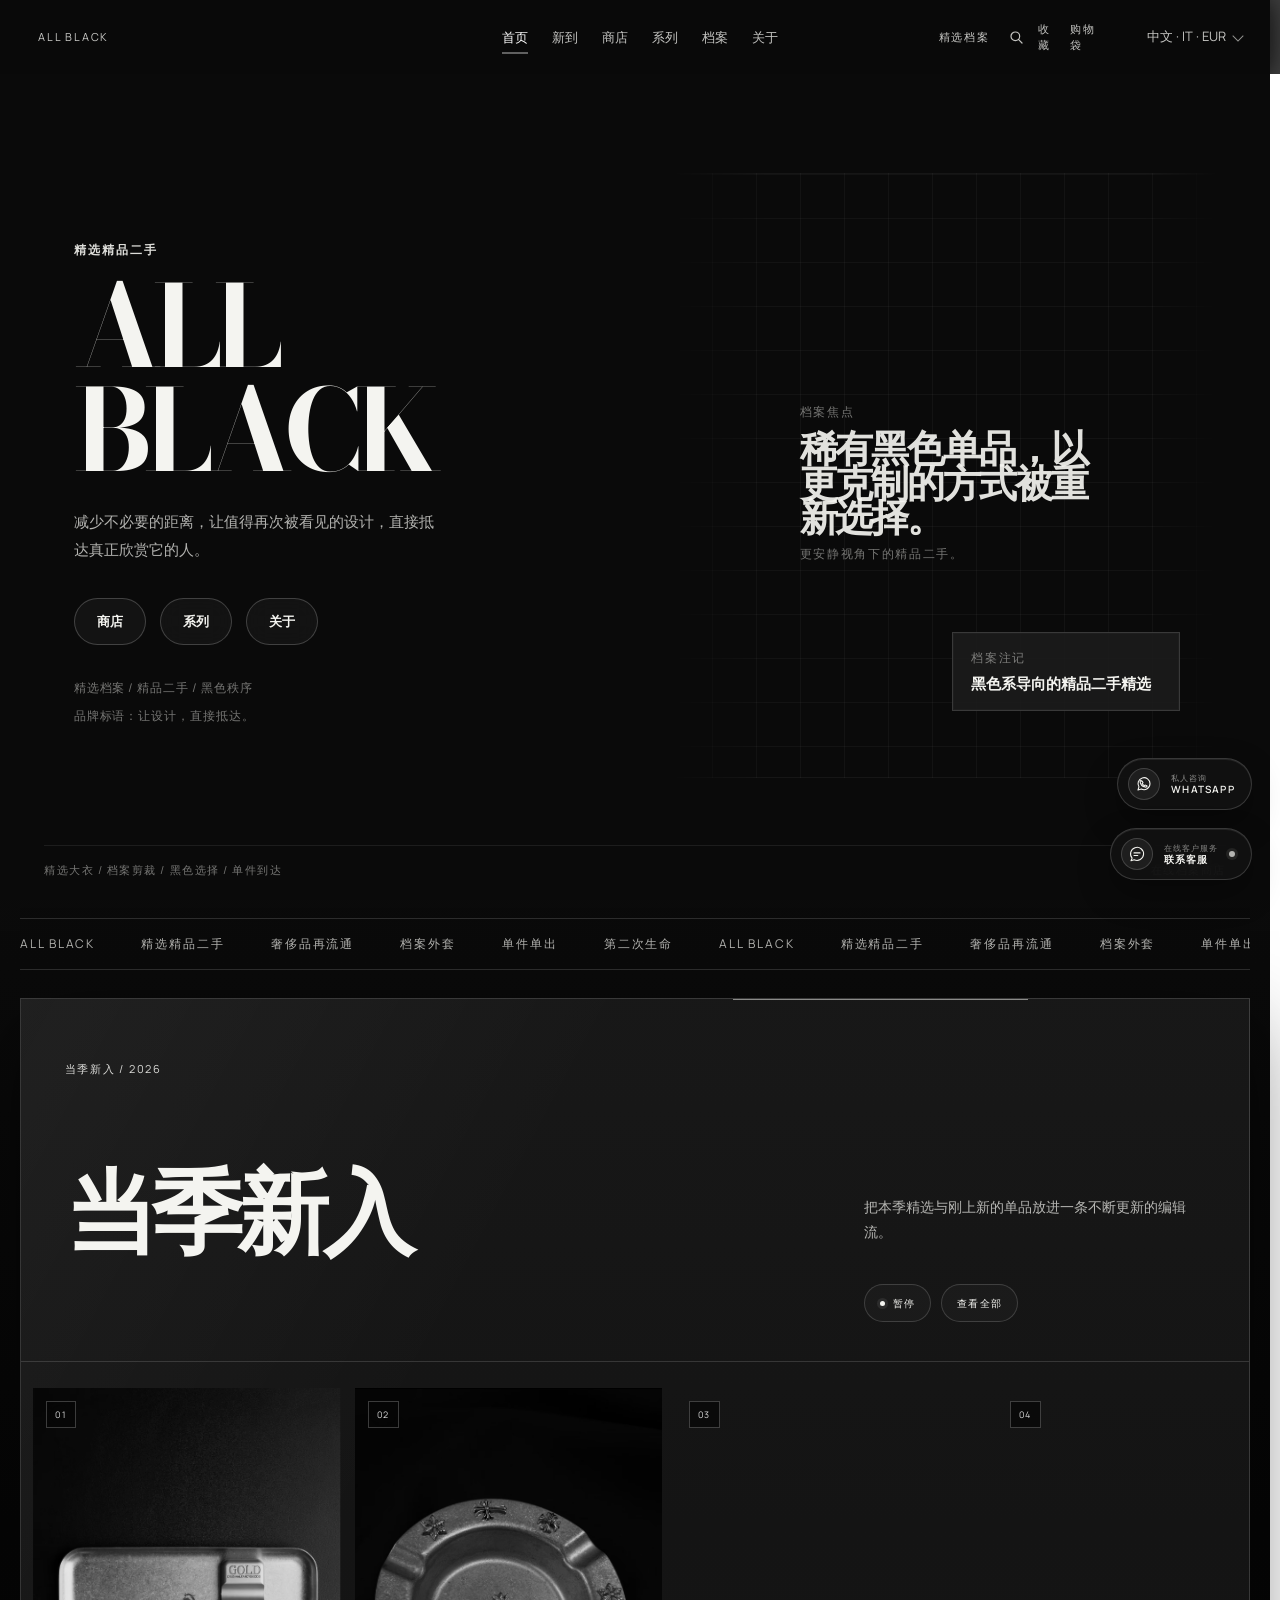
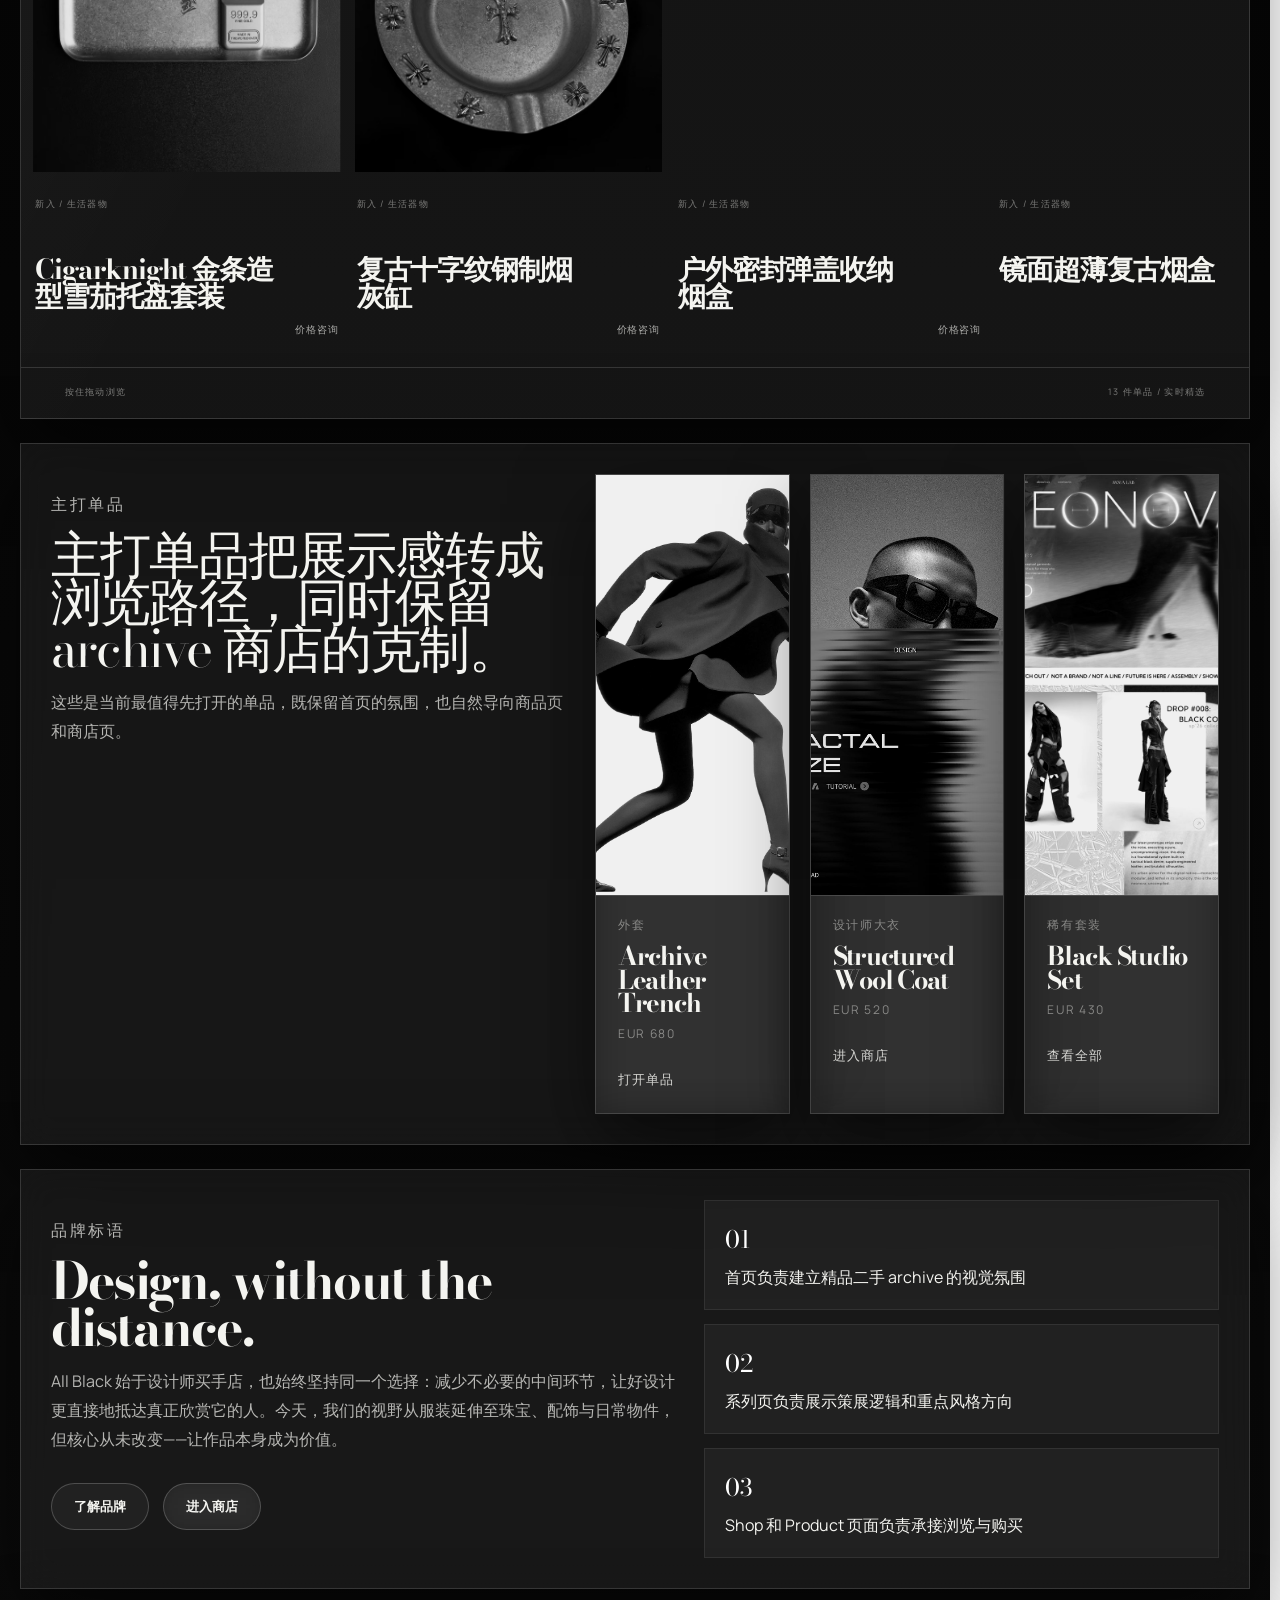
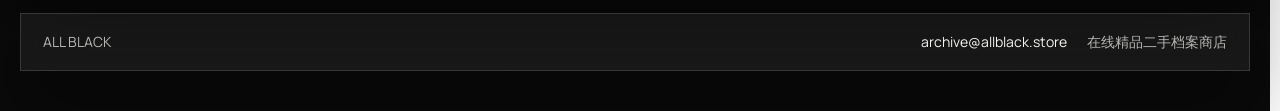
<file: index.html>
<!DOCTYPE html>
<html lang="zh-CN">
<head>
  <meta charset="UTF-8">
  <meta name="viewport" content="width=device-width, initial-scale=1.0">
  <title>all black</title>
  <script>
    try {
      if (sessionStorage.getItem("home-entry-transition") === "1") {
        document.documentElement.classList.add("home-transition-armed");
      }
    } catch (error) {
      // Ignore storage access issues and load the page normally.
    }
  </script>
  <link rel="preconnect" href="https://fonts.googleapis.com">
  <link rel="preconnect" href="https://fonts.gstatic.com" crossorigin>
  <link href="https://fonts.googleapis.com/css2?family=Bodoni+Moda:opsz,wght@6..96,500;6..96,700;6..96,800&family=Manrope:wght@300;400;500;600;700;800&display=swap" rel="stylesheet">
  <link rel="stylesheet" href="styles.css?v=20260918-arrivals-v36">
</head>
<body data-page="home">
  <div class="page-shell">
    <main>
      <section class="hero" data-motion-hero>
        <header class="topbar hero-topbar" data-mobile-header>
      <a class="brand-mark" href="index.html" aria-label="ALL BLACK home">ALL BLACK</a>
          <div class="mobile-header-actions">
            <button class="header-tool-button search-trigger mobile-search-trigger" type="button" data-search-trigger aria-label="Search">
              <svg viewBox="0 0 24 24" aria-hidden="true">
                <circle cx="11" cy="11" r="6.5"></circle>
                <path d="M16 16L21 21"></path>
              </svg>
            </button>
            <button class="mobile-menu-button" type="button" data-mobile-menu-button aria-expanded="false" aria-label="Open menu">
              <span></span>
              <span></span>
              <span></span>
            </button>
          </div>
          <div class="header-menu-shell" data-mobile-menu-panel>
          <nav class="nav" aria-label="Primary">
            <div class="nav-item">
              <a class="nav-link is-active" href="index.html">Home</a>
            </div>
            <div class="nav-item">
              <a class="nav-link" href="shop.html#new-in">New In</a>
            </div>
            <div class="nav-item nav-dropdown">
              <a class="nav-link" href="shop.html">Shop</a>
              <div class="nav-menu" role="menu" aria-label="Shop categories">
            <a class="nav-link" href="shop.html?category=outerwear" role="menuitem">Outerwear</a>
            <a class="nav-link" href="shop.html?category=set" role="menuitem">Set</a>
            <a class="nav-link" href="shop.html?category=layering" role="menuitem">Layering</a>
            <a class="nav-link" href="shop.html?category=eyewear" role="menuitem">Eyewear</a>
            <a class="nav-link" href="shop.html?category=tshirt" role="menuitem">T-Shirt</a>
            <a class="nav-link" href="shop.html?category=shoes" role="menuitem">Shoes</a>
            <a class="nav-link" href="shop.html?category=jewelry" role="menuitem" data-category-nav="jewelry">Jewelry</a>
            <a class="nav-link" href="shop.html?category=objects" role="menuitem" data-category-nav="objects">Everyday objects</a>
            <a class="nav-link" href="shop.html?delivery=ready" role="menuitem">Ready to ship</a>
              </div>
            </div>
            <div class="nav-item">
              <a class="nav-link" href="collection.html">Collection</a>
            </div>
            <div class="nav-item">
              <a class="nav-link" href="archive.html">Archive</a>
            </div>
            <div class="nav-item">
              <a class="nav-link" href="about.html">About</a>
            </div>
          </nav>
          <div class="header-side-right">
            <div class="meta">Curated Archive</div>
            <div class="header-tools" aria-label="Utility">
              <button class="header-tool-button search-trigger" type="button" data-search-trigger aria-label="Search">
                <svg viewBox="0 0 24 24" aria-hidden="true">
                  <circle cx="11" cy="11" r="6.5"></circle>
                  <path d="M16 16L21 21"></path>
                </svg>
              </button>
              <a href="shop.html#saved">Saved</a>
              <a href="shop.html#bag">Bag</a>
            </div>
            <div class="language-picker nav-dropdown" data-language-picker>
              <button class="nav-link language-trigger" type="button" aria-haspopup="true" aria-expanded="false" aria-label="Change language" data-language-trigger>
                <span data-language-current>中文</span>
              </button>
              <div class="nav-menu language-menu" role="menu" aria-label="Language selector">
                <button class="language-option" type="button" data-language-option data-lang="en" data-lang-tag="en" data-lang-label="English" role="menuitemradio" aria-checked="false">English</button>
                <button class="language-option" type="button" data-language-option data-lang="zh" data-lang-tag="zh-CN" data-lang-label="中文" role="menuitemradio" aria-checked="false">中文</button>
                <button class="language-option" type="button" data-language-option data-lang="de" data-lang-tag="de" data-lang-label="Deutsch" role="menuitemradio" aria-checked="false">Deutsch</button>
                <button class="language-option" type="button" data-language-option data-lang="it" data-lang-tag="it" data-lang-label="Italiano" role="menuitemradio" aria-checked="false">Italiano</button>
                <button class="language-option" type="button" data-language-option data-lang="fr" data-lang-tag="fr" data-lang-label="Français" role="menuitemradio" aria-checked="false">Français</button>
                <button class="language-option" type="button" data-language-option data-lang="ja" data-lang-tag="ja" data-lang-label="日本語" role="menuitemradio" aria-checked="false">日本語</button>
                <button class="language-option" type="button" data-language-option data-lang="es" data-lang-tag="es" data-lang-label="Español" role="menuitemradio" aria-checked="false">Español</button>
                <button class="language-option" type="button" data-language-option data-lang="ru" data-lang-tag="ru" data-lang-label="Русский" role="menuitemradio" aria-checked="false">Русский</button>
                <button class="language-option" type="button" data-language-option data-lang="ko" data-lang-tag="ko" data-lang-label="한국어" role="menuitemradio" aria-checked="false">한국어</button>
              </div>
            </div>
          </div>
          </div>
        </header>

        <div class="hero-grid">
          <div class="hero-copy">
            <p class="eyebrow">Curated secondhand selection</p>
            <h1 class="editorial-title">All<br>Black</h1>
            <p class="intro">
              减少不必要的距离，让值得再次被看见的设计，直接抵达真正欣赏它的人。
            </p>
            <div class="hero-actions">
              <a class="button button-primary" href="shop.html">Shop</a>
              <a class="button button-secondary" href="collection.html">Collection</a>
              <a class="button button-secondary" href="about.html">About</a>
            </div>
            <div class="hero-notes">
              <span>Curated archive / secondhand luxury / monochrome order</span>
              <span>品牌标语：让设计，直接抵达。</span>
            </div>
          </div>

          <div class="hero-stage">
            <div class="hero-grid-lines" aria-hidden="true"></div>
            <div class="hero-stage-copy">
              <p>Archive focus</p>
              <h2 class="editorial-title">Rare black pieces, selected with restraint.</h2>
              <span>Luxury secondhand with a quieter point of view.</span>
            </div>
          </div>
        </div>

        <div class="hero-stamp">
          <span>Archive note</span>
          <strong>精品二手黑色系服装 / curated luxury resale</strong>
        </div>

        <div class="hero-footer">
          <span>Curated coats / archive tailoring / monochrome selection / one-off arrivals</span>
          <span>Online archive store</span>
        </div>
      </section>

      <section class="ticker" aria-label="brand statements">
        <div class="ticker-track">
          <span>ALL BLACK</span>
          <span>CURATED SECONDHAND</span>
          <span>LUXURY RESALE</span>
          <span>ARCHIVE OUTERWEAR</span>
          <span>ONE-OFF PIECES</span>
          <span>SELECTED FOR A SECOND LIFE</span>
          <span>ALL BLACK</span>
          <span>CURATED SECONDHAND</span>
          <span>LUXURY RESALE</span>
          <span>ARCHIVE OUTERWEAR</span>
          <span>ONE-OFF PIECES</span>
          <span>SELECTED FOR A SECOND LIFE</span>
        </div>
      </section>

      <section class="arrivals-showcase" id="collection-home" data-arrivals-showcase data-reveal>
        <header class="arrivals-head">
          <div class="arrivals-heading">
            <p class="section-kicker" data-arrivals-kicker>Current arrivals / 2026</p>
            <h2 class="editorial-title" data-arrivals-title>当季新入</h2>
          </div>
          <div class="arrivals-intro">
            <p data-arrivals-copy>把本季精选与刚上新的单品放进一条不断更新的编辑流。</p>
            <div class="arrivals-controls">
              <button type="button" data-arrivals-toggle aria-pressed="false">暂停</button>
              <a href="shop.html#new-in" data-arrivals-view>查看全部</a>
            </div>
          </div>
        </header>

        <div class="arrivals-viewport" data-arrivals-viewport aria-label="当季与新品轮播">
          <div class="arrivals-track" data-arrivals-track></div>
        </div>

        <footer class="arrivals-foot">
          <span data-arrivals-drag>按住拖动浏览</span>
          <span data-arrivals-status>08 件单品 / 实时精选</span>
        </footer>
      </section>

      <section class="lookbook" id="shop" data-reveal>
        <div class="lookbook-copy">
          <p class="section-kicker">Featured products</p>
          <h2>主打单品把展示感转成浏览和购买路径，但仍然保留精品二手网站的克制感。</h2>
          <p>
            这里展示的是当前值得优先浏览的 archive pieces，用户可以直接进入商店或查看单品详情。
          </p>
        </div>

        <div class="product-grid">
          <article class="product-card">
            <img src="assets/editorial-model.jpg" alt="Scarlet Edition trench">
            <div class="product-card-copy">
              <p>Outerwear</p>
              <h3 class="editorial-title">Archive Leather Trench</h3>
              <span class="product-price">EUR 680</span>
              <a class="inline-link" href="product.html">Open product</a>
            </div>
          </article>
          <article class="product-card">
            <img src="assets/poster-reference.jpg" alt="Noir Shift modular coat">
            <div class="product-card-copy">
              <p>Designer coat</p>
              <h3 class="editorial-title">Structured Wool Coat</h3>
              <span class="product-price">EUR 520</span>
              <a class="inline-link" href="shop.html">Open shop</a>
            </div>
          </article>
          <article class="product-card">
            <img src="assets/hero-reference.jpg" alt="Noir Shift sharp studio set">
            <div class="product-card-copy">
              <p>Rare set</p>
              <h3 class="editorial-title">Black Studio Set</h3>
              <span class="product-price">EUR 430</span>
              <a class="inline-link" href="shop.html">See all items</a>
            </div>
          </article>
        </div>
      </section>

      <section class="story-band" id="about-home" data-reveal>
        <div class="story-copy">
          <p class="section-kicker">Brand slogan</p>
          <h2 class="editorial-title">Design, without the distance.</h2>
          <p>
            All Black 始于设计师买手店，也始终坚持同一个选择：减少不必要的中间环节，让好设计更直接地抵达真正欣赏它的人。
            今天，我们的视野从服装延伸至珠宝、配饰与日常物件，但核心从未改变——让作品本身成为价值。
          </p>
          <div class="section-actions">
            <a class="button button-primary" href="about.html">Read About</a>
            <a class="button button-secondary" href="shop.html">Enter Shop</a>
          </div>
        </div>
        <div class="story-stats">
          <div>
            <strong>01</strong>
            <span>首页负责建立精品二手 archive 的视觉氛围</span>
          </div>
          <div>
            <strong>02</strong>
            <span>系列页负责展示策展逻辑和重点风格方向</span>
          </div>
          <div>
            <strong>03</strong>
            <span>Shop 和 Product 页面负责承接浏览与购买</span>
          </div>
        </div>
      </section>
    </main>

    <footer class="footer" id="contact">
      <p>ALL BLACK</p>
      <div>
        <a href="mailto:archive@allblack.store">archive@allblack.store</a>
        <span>Online curated secondhand archive</span>
      </div>
    </footer>
    <div class="search-overlay" data-search-overlay hidden>
      <button class="search-overlay-backdrop" type="button" data-search-close aria-hidden="true" tabindex="-1"></button>
      <div class="search-panel" role="dialog" aria-modal="true" aria-labelledby="search-title">
        <div class="search-panel-head">
          <p class="section-kicker" id="search-title" data-search-title>Search archive</p>
          <button class="search-close" type="button" data-search-close aria-label="Close search">Close</button>
        </div>
        <label class="search-input-wrap">
          <svg viewBox="0 0 24 24" aria-hidden="true">
            <circle cx="11" cy="11" r="6.5"></circle>
            <path d="M16 16L21 21"></path>
          </svg>
          <input class="search-input" type="search" data-search-input autocomplete="off" placeholder="Search by item or category">
        </label>
        <div class="search-tags" data-search-shortcuts></div>
        <div class="search-results" data-search-results></div>
      </div>
    </div>
  </div>
  <script src="products.js?v=20260918-cigar-v20"></script>
  <script src="translations.js?v=20260904-jewelry-v14"></script>
<script src="main.js?v=20260918-preferences-v40"></script>
<script src="support-chat.js?v=20260918-variants-v21"></script>
</body>
</html>
</file>
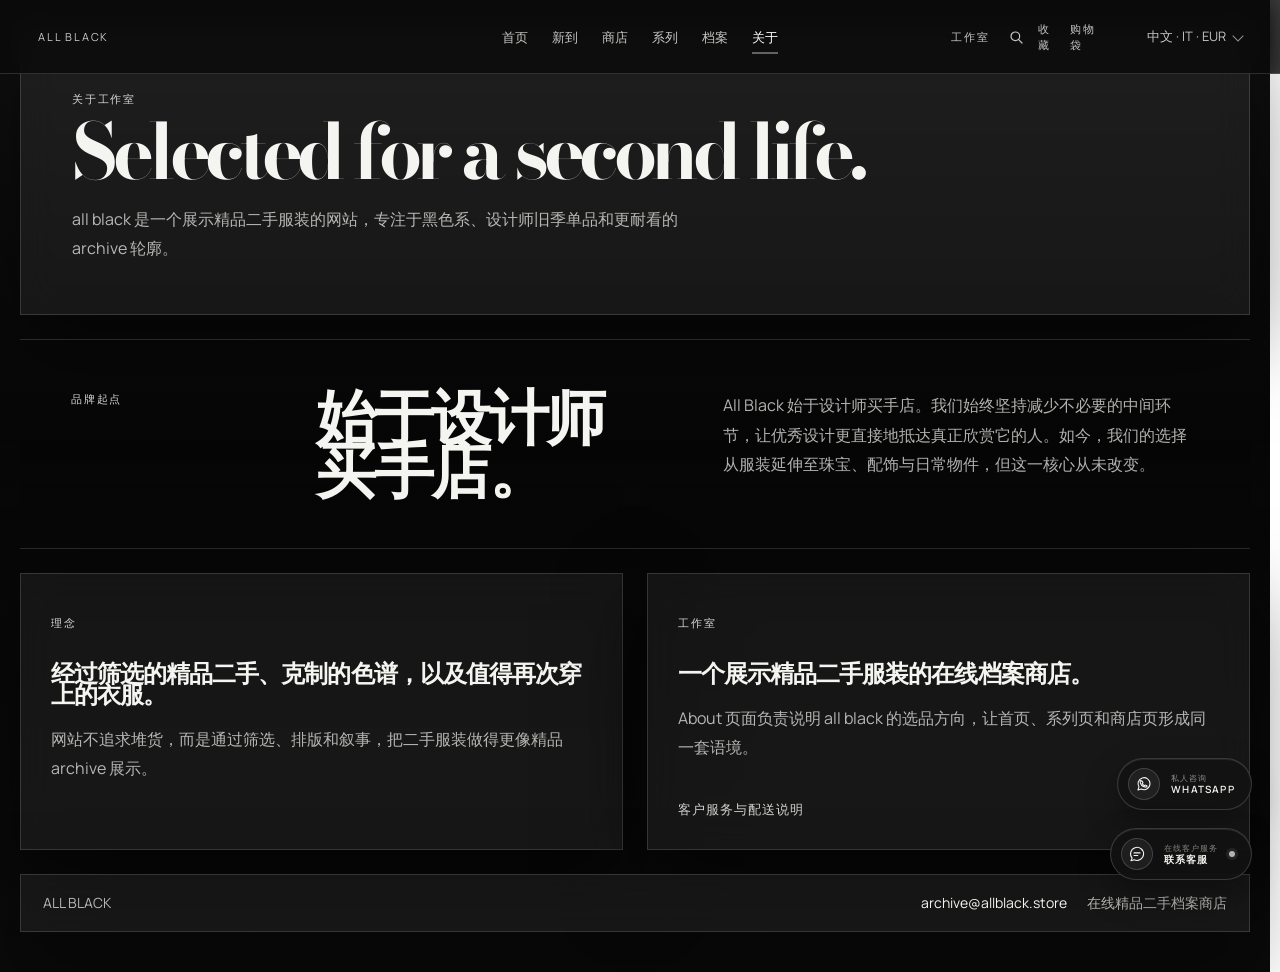
<file: about.html>
<!DOCTYPE html>
<html lang="zh-CN">
<head>
  <meta charset="UTF-8">
  <meta name="viewport" content="width=device-width, initial-scale=1.0">
  <title>all black - About</title>
  <link rel="preconnect" href="https://fonts.googleapis.com">
  <link rel="preconnect" href="https://fonts.gstatic.com" crossorigin>
  <link href="https://fonts.googleapis.com/css2?family=Bodoni+Moda:opsz,wght@6..96,500;6..96,700;6..96,800&family=Manrope:wght@300;400;500;600;700;800&display=swap" rel="stylesheet">
  <link rel="stylesheet" href="styles.css?v=20260918-preferences-v35">
</head>
<body data-page="about">
  <div class="page-shell">
    <header class="subpage-topbar" data-mobile-header>
      <a class="brand-mark" href="index.html" aria-label="ALL BLACK home">ALL BLACK</a>
      <div class="mobile-header-actions">
        <button class="header-tool-button search-trigger mobile-search-trigger" type="button" data-search-trigger aria-label="Search">
          <svg viewBox="0 0 24 24" aria-hidden="true">
            <circle cx="11" cy="11" r="6.5"></circle>
            <path d="M16 16L21 21"></path>
          </svg>
        </button>
        <button class="mobile-menu-button" type="button" data-mobile-menu-button aria-expanded="false" aria-label="Open menu">
          <span></span>
          <span></span>
          <span></span>
        </button>
      </div>
      <div class="header-menu-shell" data-mobile-menu-panel>
      <nav class="nav" aria-label="Primary">
        <div class="nav-item">
          <a class="nav-link" href="index.html">Home</a>
        </div>
        <div class="nav-item">
          <a class="nav-link" href="shop.html#new-in">New In</a>
        </div>
        <div class="nav-item nav-dropdown">
          <a class="nav-link" href="shop.html">Shop</a>
          <div class="nav-menu" role="menu" aria-label="Shop categories">
            <a class="nav-link" href="shop.html?category=outerwear" role="menuitem">Outerwear</a>
            <a class="nav-link" href="shop.html?category=set" role="menuitem">Set</a>
            <a class="nav-link" href="shop.html?category=layering" role="menuitem">Layering</a>
            <a class="nav-link" href="shop.html?category=eyewear" role="menuitem">Eyewear</a>
            <a class="nav-link" href="shop.html?category=tshirt" role="menuitem">T-Shirt</a>
            <a class="nav-link" href="shop.html?category=shoes" role="menuitem">Shoes</a>
            <a class="nav-link" href="shop.html?category=jewelry" role="menuitem" data-category-nav="jewelry">Jewelry</a>
            <a class="nav-link" href="shop.html?category=objects" role="menuitem" data-category-nav="objects">Everyday objects</a>
            <a class="nav-link" href="shop.html?delivery=ready" role="menuitem">Ready to ship</a>
          </div>
        </div>
        <div class="nav-item">
          <a class="nav-link" href="collection.html">Collection</a>
        </div>
        <div class="nav-item">
          <a class="nav-link" href="archive.html">Archive</a>
        </div>
        <div class="nav-item">
          <a class="nav-link is-active" href="about.html">About</a>
        </div>
      </nav>
      <div class="header-side-right">
        <div class="meta">Studio</div>
        <div class="header-tools" aria-label="Utility">
          <button class="header-tool-button search-trigger" type="button" data-search-trigger aria-label="Search">
            <svg viewBox="0 0 24 24" aria-hidden="true">
              <circle cx="11" cy="11" r="6.5"></circle>
              <path d="M16 16L21 21"></path>
            </svg>
          </button>
          <a href="shop.html#saved">Saved</a>
          <a href="shop.html#bag">Bag</a>
        </div>
        <div class="language-picker nav-dropdown" data-language-picker>
          <button class="nav-link language-trigger" type="button" aria-haspopup="true" aria-expanded="false" aria-label="Change language" data-language-trigger>
            <span data-language-current>中文</span>
          </button>
          <div class="nav-menu language-menu" role="menu" aria-label="Language selector">
            <button class="language-option" type="button" data-language-option data-lang="en" data-lang-tag="en" data-lang-label="English" role="menuitemradio" aria-checked="false">English</button>
            <button class="language-option" type="button" data-language-option data-lang="zh" data-lang-tag="zh-CN" data-lang-label="中文" role="menuitemradio" aria-checked="false">中文</button>
            <button class="language-option" type="button" data-language-option data-lang="de" data-lang-tag="de" data-lang-label="Deutsch" role="menuitemradio" aria-checked="false">Deutsch</button>
            <button class="language-option" type="button" data-language-option data-lang="it" data-lang-tag="it" data-lang-label="Italiano" role="menuitemradio" aria-checked="false">Italiano</button>
            <button class="language-option" type="button" data-language-option data-lang="fr" data-lang-tag="fr" data-lang-label="Français" role="menuitemradio" aria-checked="false">Français</button>
            <button class="language-option" type="button" data-language-option data-lang="ja" data-lang-tag="ja" data-lang-label="日本語" role="menuitemradio" aria-checked="false">日本語</button>
            <button class="language-option" type="button" data-language-option data-lang="es" data-lang-tag="es" data-lang-label="Español" role="menuitemradio" aria-checked="false">Español</button>
            <button class="language-option" type="button" data-language-option data-lang="ru" data-lang-tag="ru" data-lang-label="Русский" role="menuitemradio" aria-checked="false">Русский</button>
            <button class="language-option" type="button" data-language-option data-lang="ko" data-lang-tag="ko" data-lang-label="한국어" role="menuitemradio" aria-checked="false">한국어</button>
          </div>
        </div>
      </div>
      </div>
    </header>

    <main class="subpage-main">
      <section class="page-hero" data-reveal>
        <p class="section-kicker">About the studio</p>
        <h1 class="editorial-title">Selected for a second life.</h1>
        <p>
          all black 是一个展示精品二手服装的网站，专注于黑色系、设计师旧季单品和更耐看的 archive 轮廓。
          我们希望它既有精品策展网站的安静气质，也能自然承担浏览与购买入口。
        </p>
      </section>

      <section class="about-origin" data-reveal>
        <p class="section-kicker" data-about-origin-kicker>品牌起点</p>
        <h2 class="editorial-title" data-about-origin-title>始于设计师买手店。</h2>
        <p data-about-origin-copy>All Black 始于设计师买手店。我们始终坚持减少不必要的中间环节，让优秀设计更直接地抵达真正欣赏它的人。如今，我们的选择从服装延伸至珠宝、配饰与日常物件，但这一核心从未改变。</p>
      </section>

      <section class="info-grid" data-reveal>
        <article class="feature-card">
          <p class="section-kicker">Philosophy</p>
          <h2 class="editorial-title">Curated secondhand, reduced palette, and pieces worth wearing again.</h2>
          <p class="section-copy">网站不追求堆货，而是通过筛选、排版和叙事，把二手服装做得更像精品 archive 展示。</p>
        </article>
        <article class="feature-card">
          <p class="section-kicker">Studio</p>
          <h2 class="editorial-title">Online archive store for luxury secondhand clothing.</h2>
          <p class="section-copy">About 页面负责说明 all black 的选品方向，让首页、系列页和商店页形成同一套语境。</p>
          <a class="inline-link service-entry-link" href="service.html" data-about-service-link>客户服务与配送说明</a>
        </article>
      </section>
    </main>

    <footer class="footer" id="contact">
      <p>ALL BLACK</p>
      <div>
        <a href="mailto:archive@allblack.store">archive@allblack.store</a>
        <span>Online curated secondhand archive</span>
      </div>
    </footer>
    <div class="search-overlay" data-search-overlay hidden>
      <button class="search-overlay-backdrop" type="button" data-search-close aria-hidden="true" tabindex="-1"></button>
      <div class="search-panel" role="dialog" aria-modal="true" aria-labelledby="search-title">
        <div class="search-panel-head">
          <p class="section-kicker" id="search-title" data-search-title>Search archive</p>
          <button class="search-close" type="button" data-search-close aria-label="Close search">Close</button>
        </div>
        <label class="search-input-wrap">
          <svg viewBox="0 0 24 24" aria-hidden="true">
            <circle cx="11" cy="11" r="6.5"></circle>
            <path d="M16 16L21 21"></path>
          </svg>
          <input class="search-input" type="search" data-search-input autocomplete="off" placeholder="Search by item or category">
        </label>
        <div class="search-tags" data-search-shortcuts></div>
        <div class="search-results" data-search-results></div>
      </div>
    </div>
  </div>
  <script src="products.js?v=20260918-cigar-v20"></script>
  <script src="translations.js?v=20260904-jewelry-v14"></script>
<script src="main.js?v=20260918-preferences-v40"></script>
<script src="support-chat.js?v=20260918-variants-v21"></script>
</body>
</html>
</file>
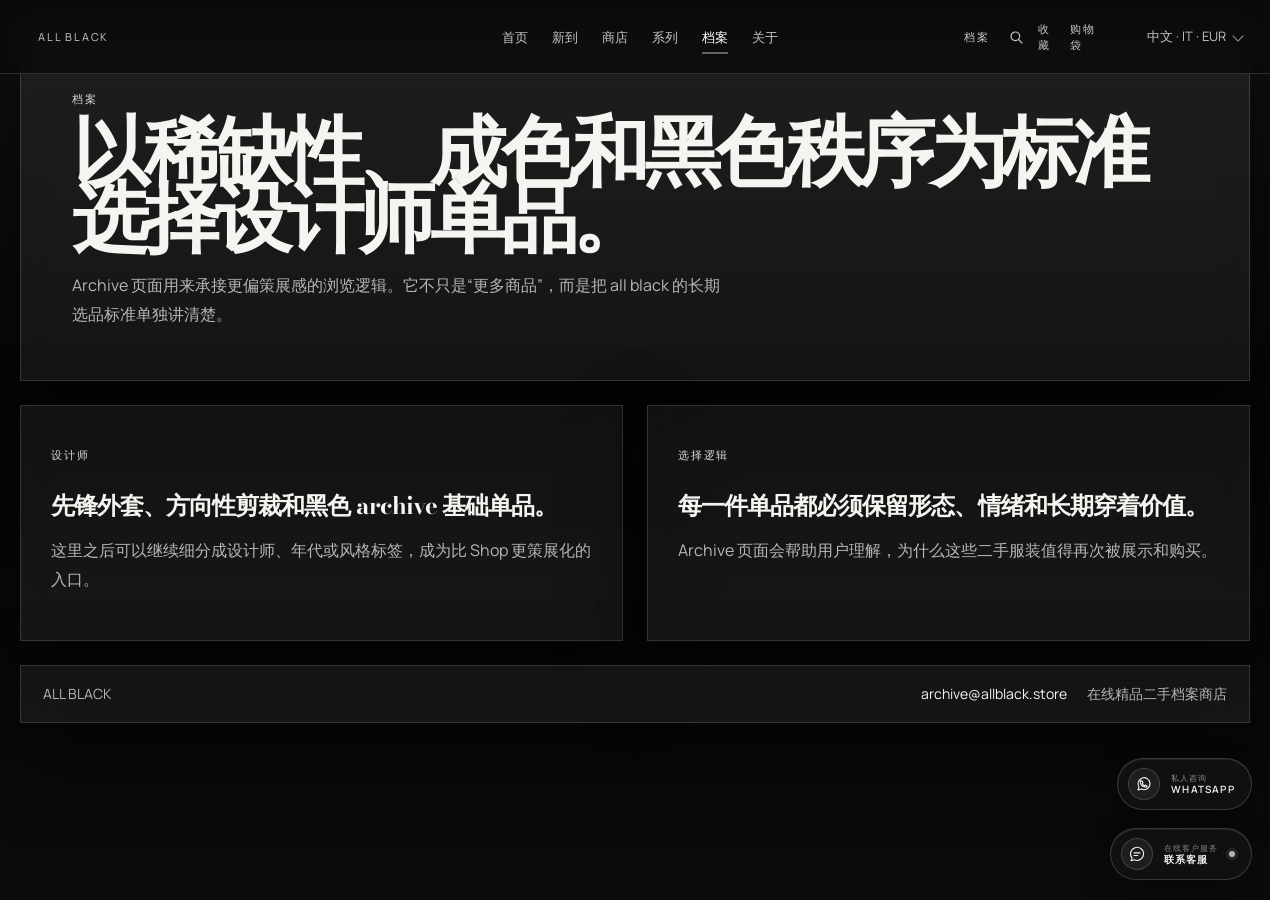
<file: archive.html>
<!DOCTYPE html>
<html lang="zh-CN">
<head>
  <meta charset="UTF-8">
  <meta name="viewport" content="width=device-width, initial-scale=1.0">
  <title>all black - Archive</title>
  <link rel="preconnect" href="https://fonts.googleapis.com">
  <link rel="preconnect" href="https://fonts.gstatic.com" crossorigin>
  <link href="https://fonts.googleapis.com/css2?family=Bodoni+Moda:opsz,wght@6..96,500;6..96,700;6..96,800&family=Manrope:wght@300;400;500;600;700;800&display=swap" rel="stylesheet">
  <link rel="stylesheet" href="styles.css?v=20260918-preferences-v35">
</head>
<body data-page="archive">
  <div class="page-shell">
    <header class="subpage-topbar" data-mobile-header>
      <a class="brand-mark" href="index.html" aria-label="ALL BLACK home">ALL BLACK</a>
      <div class="mobile-header-actions">
        <button class="header-tool-button search-trigger mobile-search-trigger" type="button" data-search-trigger aria-label="Search">
          <svg viewBox="0 0 24 24" aria-hidden="true">
            <circle cx="11" cy="11" r="6.5"></circle>
            <path d="M16 16L21 21"></path>
          </svg>
        </button>
        <button class="mobile-menu-button" type="button" data-mobile-menu-button aria-expanded="false" aria-label="Open menu">
          <span></span>
          <span></span>
          <span></span>
        </button>
      </div>
      <div class="header-menu-shell" data-mobile-menu-panel>
      <nav class="nav" aria-label="Primary">
        <div class="nav-item">
          <a class="nav-link" href="index.html">Home</a>
        </div>
        <div class="nav-item">
          <a class="nav-link" href="shop.html#new-in">New In</a>
        </div>
        <div class="nav-item nav-dropdown">
          <a class="nav-link" href="shop.html">Shop</a>
          <div class="nav-menu" role="menu" aria-label="Shop categories">
            <a class="nav-link" href="shop.html?category=outerwear" role="menuitem">Outerwear</a>
            <a class="nav-link" href="shop.html?category=set" role="menuitem">Set</a>
            <a class="nav-link" href="shop.html?category=layering" role="menuitem">Layering</a>
            <a class="nav-link" href="shop.html?category=eyewear" role="menuitem">Eyewear</a>
            <a class="nav-link" href="shop.html?category=tshirt" role="menuitem">T-Shirt</a>
            <a class="nav-link" href="shop.html?category=shoes" role="menuitem">Shoes</a>
            <a class="nav-link" href="shop.html?category=jewelry" role="menuitem" data-category-nav="jewelry">Jewelry</a>
            <a class="nav-link" href="shop.html?category=objects" role="menuitem" data-category-nav="objects">Everyday objects</a>
            <a class="nav-link" href="shop.html?delivery=ready" role="menuitem">Ready to ship</a>
          </div>
        </div>
        <div class="nav-item">
          <a class="nav-link" href="collection.html">Collection</a>
        </div>
        <div class="nav-item">
          <a class="nav-link is-active" href="archive.html">Archive</a>
        </div>
        <div class="nav-item">
          <a class="nav-link" href="about.html">About</a>
        </div>
      </nav>
      <div class="header-side-right">
        <div class="meta">Archive</div>
        <div class="header-tools" aria-label="Utility">
          <button class="header-tool-button search-trigger" type="button" data-search-trigger aria-label="Search">
            <svg viewBox="0 0 24 24" aria-hidden="true">
              <circle cx="11" cy="11" r="6.5"></circle>
              <path d="M16 16L21 21"></path>
            </svg>
          </button>
          <a href="shop.html#saved">Saved</a>
          <a href="shop.html#bag">Bag</a>
        </div>
        <div class="language-picker nav-dropdown" data-language-picker>
          <button class="nav-link language-trigger" type="button" aria-haspopup="true" aria-expanded="false" aria-label="Change language" data-language-trigger>
            <span data-language-current>中文</span>
          </button>
          <div class="nav-menu language-menu" role="menu" aria-label="Language selector">
            <button class="language-option" type="button" data-language-option data-lang="en" data-lang-tag="en" data-lang-label="English" role="menuitemradio" aria-checked="false">English</button>
            <button class="language-option" type="button" data-language-option data-lang="zh" data-lang-tag="zh-CN" data-lang-label="中文" role="menuitemradio" aria-checked="false">中文</button>
            <button class="language-option" type="button" data-language-option data-lang="de" data-lang-tag="de" data-lang-label="Deutsch" role="menuitemradio" aria-checked="false">Deutsch</button>
            <button class="language-option" type="button" data-language-option data-lang="it" data-lang-tag="it" data-lang-label="Italiano" role="menuitemradio" aria-checked="false">Italiano</button>
            <button class="language-option" type="button" data-language-option data-lang="fr" data-lang-tag="fr" data-lang-label="Français" role="menuitemradio" aria-checked="false">Français</button>
            <button class="language-option" type="button" data-language-option data-lang="ja" data-lang-tag="ja" data-lang-label="日本語" role="menuitemradio" aria-checked="false">日本語</button>
            <button class="language-option" type="button" data-language-option data-lang="es" data-lang-tag="es" data-lang-label="Español" role="menuitemradio" aria-checked="false">Español</button>
            <button class="language-option" type="button" data-language-option data-lang="ru" data-lang-tag="ru" data-lang-label="Русский" role="menuitemradio" aria-checked="false">Русский</button>
            <button class="language-option" type="button" data-language-option data-lang="ko" data-lang-tag="ko" data-lang-label="한국어" role="menuitemradio" aria-checked="false">한국어</button>
          </div>
        </div>
      </div>
      </div>
    </header>

    <main class="subpage-main">
      <section class="page-hero" data-reveal>
        <p class="section-kicker">Archive</p>
        <h1 class="editorial-title">Designer pieces selected by rarity, condition, and black-tone discipline.</h1>
        <p>
          Archive 页面用来承接更偏策展感的浏览逻辑。它不只是“更多商品”，而是把 all black 的选品标准和长期方向单独讲清楚。
        </p>
      </section>

      <section class="info-grid" data-reveal>
        <article class="feature-card">
          <p class="section-kicker">Designers</p>
          <h2 class="editorial-title">Avant outerwear, directional tailoring, and black archive staples.</h2>
          <p class="section-copy">这里适合后续继续细分成设计师、年代或风格标签，成为比 Shop 更“策展型”的入口。</p>
        </article>
        <article class="feature-card">
          <p class="section-kicker">Selection logic</p>
          <h2 class="editorial-title">Every piece must still hold shape, mood, and long-term wear value.</h2>
          <p class="section-copy">Archive 页面会让网站更完整，也能帮助用户理解为什么这些二手服装值得再次被展示和购买。</p>
        </article>
      </section>
    </main>

    <footer class="footer" id="contact">
      <p>ALL BLACK</p>
      <div>
        <a href="mailto:archive@allblack.store">archive@allblack.store</a>
        <span>Online curated secondhand archive</span>
      </div>
    </footer>
    <div class="search-overlay" data-search-overlay hidden>
      <button class="search-overlay-backdrop" type="button" data-search-close aria-hidden="true" tabindex="-1"></button>
      <div class="search-panel" role="dialog" aria-modal="true" aria-labelledby="search-title">
        <div class="search-panel-head">
          <p class="section-kicker" id="search-title" data-search-title>Search archive</p>
          <button class="search-close" type="button" data-search-close aria-label="Close search">Close</button>
        </div>
        <label class="search-input-wrap">
          <svg viewBox="0 0 24 24" aria-hidden="true">
            <circle cx="11" cy="11" r="6.5"></circle>
            <path d="M16 16L21 21"></path>
          </svg>
          <input class="search-input" type="search" data-search-input autocomplete="off" placeholder="Search by item or category">
        </label>
        <div class="search-tags" data-search-shortcuts></div>
        <div class="search-results" data-search-results></div>
      </div>
    </div>
  </div>
  <script src="products.js?v=20260918-cigar-v20"></script>
  <script src="translations.js?v=20260904-jewelry-v14"></script>
<script src="main.js?v=20260918-preferences-v40"></script>
<script src="support-chat.js?v=20260918-variants-v21"></script>
</body>
</html>
</file>
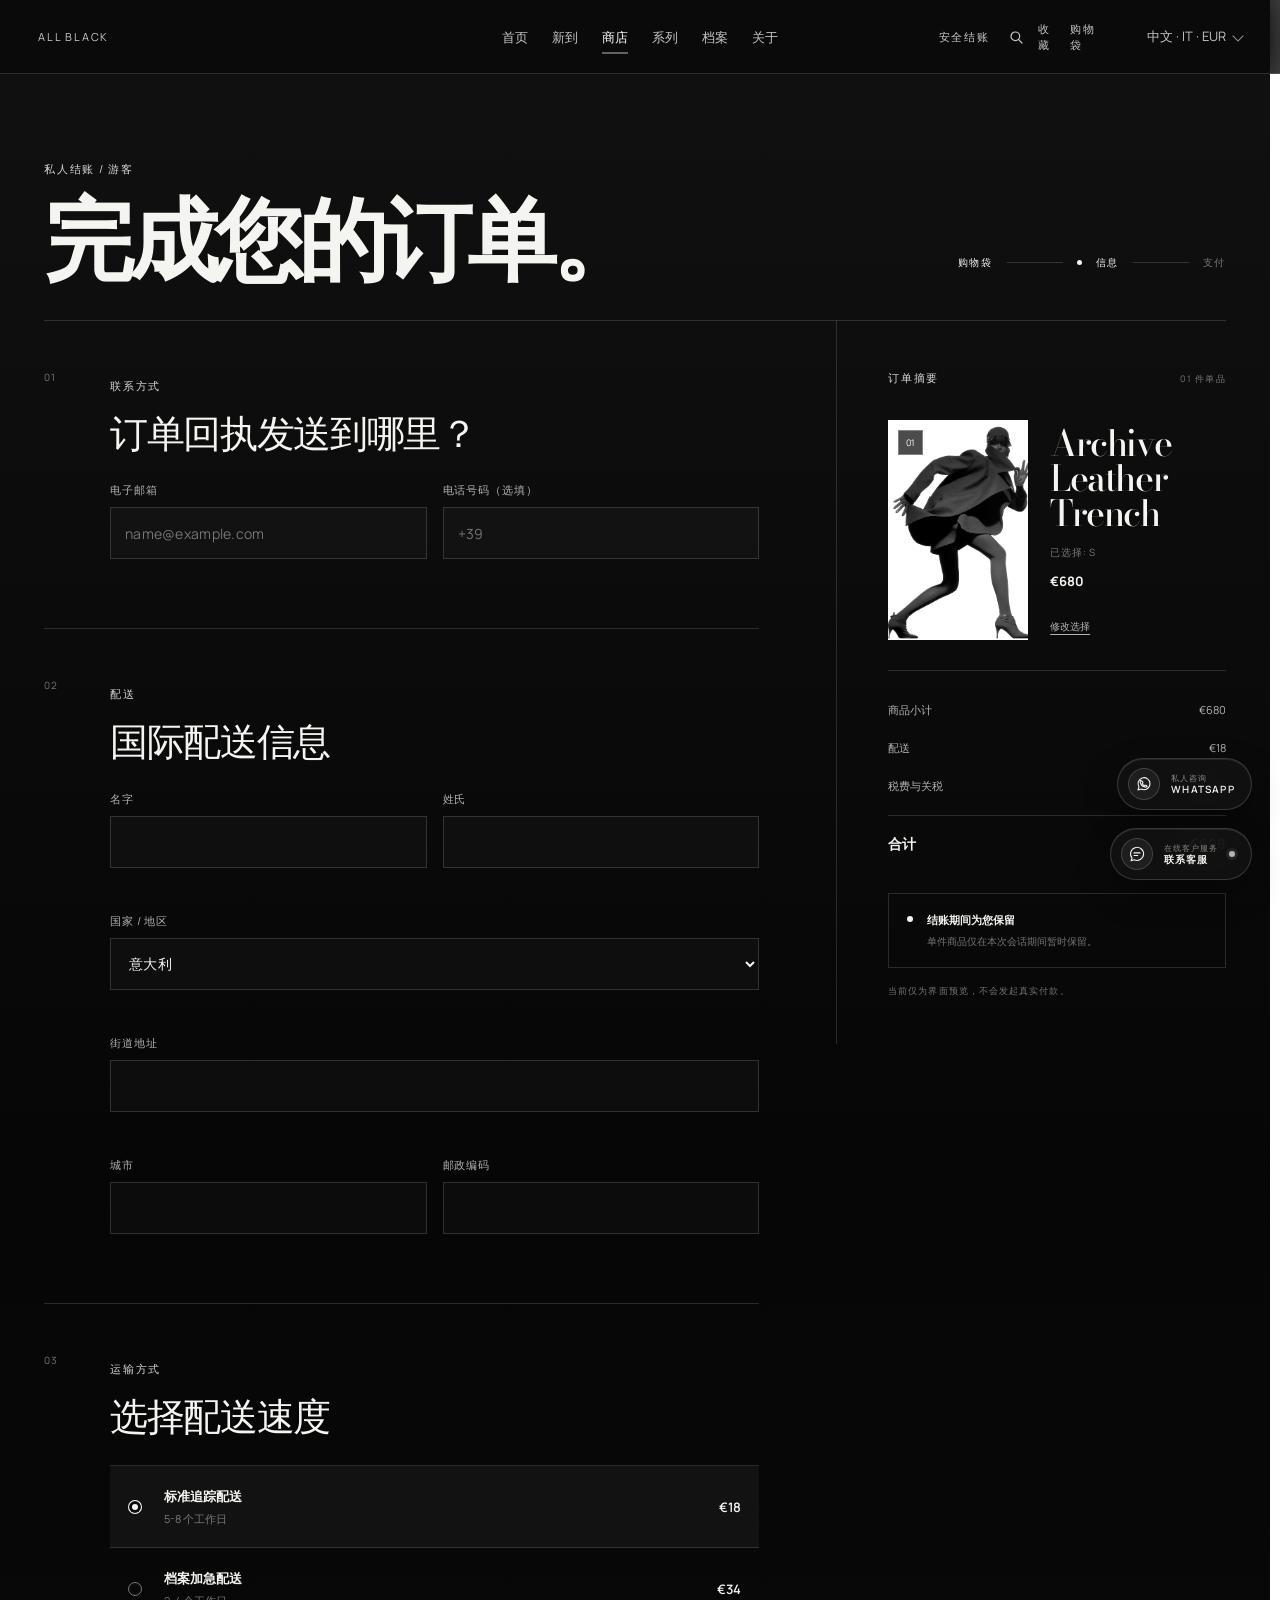
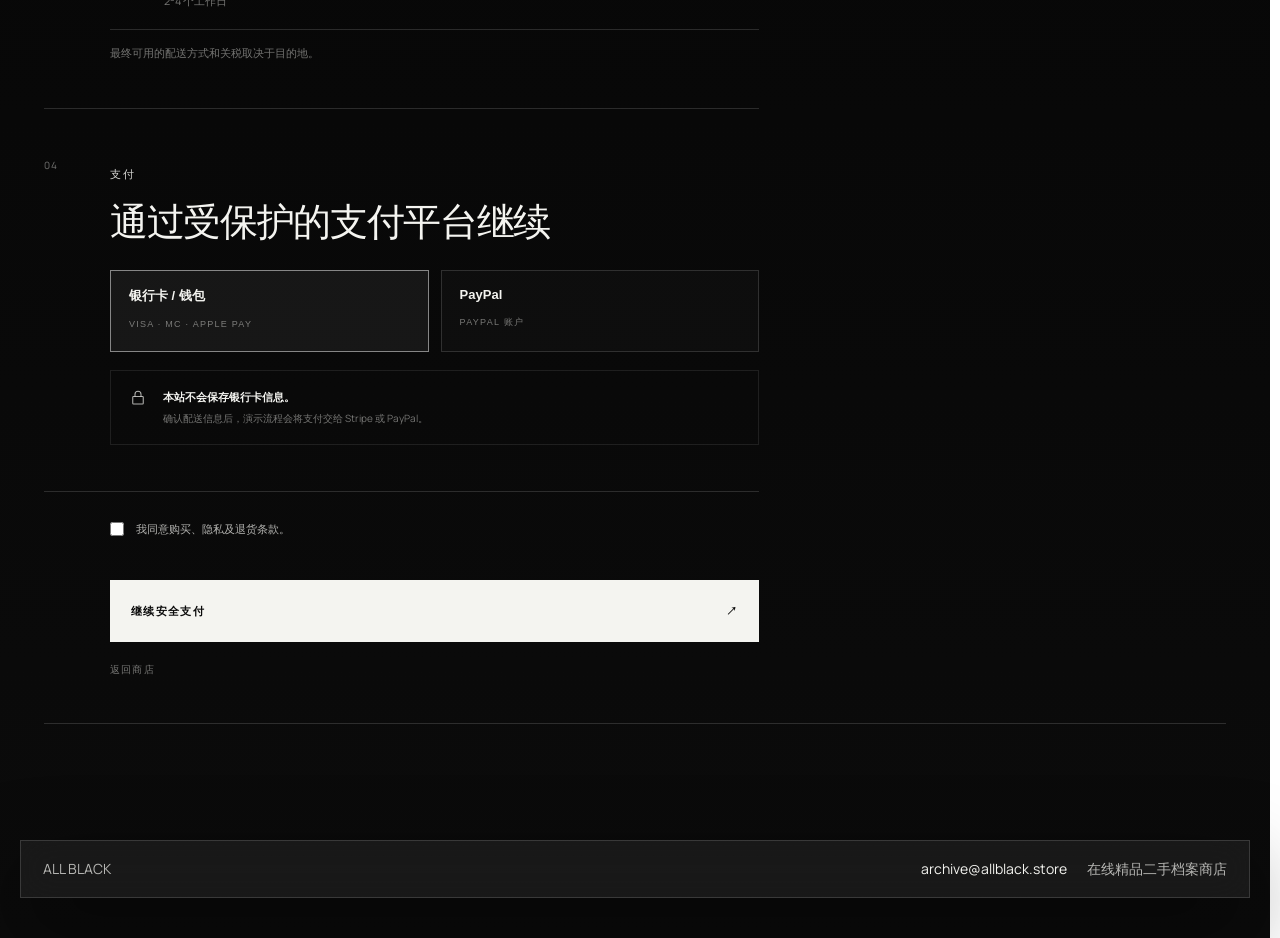
<file: checkout.html>
<!DOCTYPE html>
<html lang="zh-CN">
<head>
  <meta charset="UTF-8">
  <meta name="viewport" content="width=device-width, initial-scale=1.0">
  <title>all black - Secure checkout</title>
  <link rel="preconnect" href="https://fonts.googleapis.com">
  <link rel="preconnect" href="https://fonts.gstatic.com" crossorigin>
  <link href="https://fonts.googleapis.com/css2?family=Bodoni+Moda:opsz,wght@6..96,500;6..96,700;6..96,800&family=Manrope:wght@300;400;500;600;700;800&display=swap" rel="stylesheet">
  <link rel="stylesheet" href="styles.css?v=20260918-preferences-v35">
</head>
<body data-page="checkout">
  <div class="page-shell">
    <header class="subpage-topbar" data-mobile-header>
      <a class="brand-mark" href="index.html" aria-label="ALL BLACK home">ALL BLACK</a>
      <div class="mobile-header-actions">
        <button class="header-tool-button search-trigger mobile-search-trigger" type="button" data-search-trigger aria-label="Search">
          <svg viewBox="0 0 24 24" aria-hidden="true"><circle cx="11" cy="11" r="6.5"></circle><path d="M16 16L21 21"></path></svg>
        </button>
        <button class="mobile-menu-button" type="button" data-mobile-menu-button aria-expanded="false" aria-label="Open menu"><span></span><span></span><span></span></button>
      </div>
      <div class="header-menu-shell" data-mobile-menu-panel>
        <nav class="nav" aria-label="Primary">
          <div class="nav-item"><a class="nav-link" href="index.html">Home</a></div>
          <div class="nav-item"><a class="nav-link" href="shop.html#new-in">New In</a></div>
          <div class="nav-item nav-dropdown">
            <a class="nav-link is-active" href="shop.html">Shop</a>
            <div class="nav-menu" role="menu" aria-label="Shop categories">
              <a class="nav-link" href="shop.html?category=outerwear" role="menuitem">Outerwear</a>
              <a class="nav-link" href="shop.html?category=set" role="menuitem">Set</a>
              <a class="nav-link" href="shop.html?category=layering" role="menuitem">Layering</a>
              <a class="nav-link" href="shop.html?category=eyewear" role="menuitem">Eyewear</a>
              <a class="nav-link" href="shop.html?category=tshirt" role="menuitem">T-Shirt</a>
              <a class="nav-link" href="shop.html?category=shoes" role="menuitem">Shoes</a>
              <a class="nav-link" href="shop.html?category=jewelry" role="menuitem" data-category-nav="jewelry">Jewelry</a>
              <a class="nav-link" href="shop.html?category=objects" role="menuitem" data-category-nav="objects">Everyday objects</a>
              <a class="nav-link" href="shop.html?delivery=ready" role="menuitem">Ready to ship</a>
            </div>
          </div>
          <div class="nav-item"><a class="nav-link" href="collection.html">Collection</a></div>
          <div class="nav-item"><a class="nav-link" href="archive.html">Archive</a></div>
          <div class="nav-item"><a class="nav-link" href="about.html">About</a></div>
        </nav>
        <div class="header-side-right">
          <div class="meta" data-checkout-header>Secure checkout</div>
          <div class="header-tools" aria-label="Utility">
            <button class="header-tool-button search-trigger" type="button" data-search-trigger aria-label="Search">
              <svg viewBox="0 0 24 24" aria-hidden="true"><circle cx="11" cy="11" r="6.5"></circle><path d="M16 16L21 21"></path></svg>
            </button>
            <a href="shop.html#saved">Saved</a>
            <a class="is-active" href="checkout.html">Bag</a>
          </div>
          <div class="language-picker nav-dropdown" data-language-picker>
            <button class="nav-link language-trigger" type="button" aria-haspopup="true" aria-expanded="false" aria-label="Change language" data-language-trigger><span data-language-current>中文</span></button>
            <div class="nav-menu language-menu" role="menu" aria-label="Language selector">
              <button class="language-option" type="button" data-language-option data-lang="en" data-lang-tag="en" data-lang-label="English" role="menuitemradio" aria-checked="false">English</button>
              <button class="language-option" type="button" data-language-option data-lang="zh" data-lang-tag="zh-CN" data-lang-label="中文" role="menuitemradio" aria-checked="false">中文</button>
              <button class="language-option" type="button" data-language-option data-lang="de" data-lang-tag="de" data-lang-label="Deutsch" role="menuitemradio" aria-checked="false">Deutsch</button>
              <button class="language-option" type="button" data-language-option data-lang="it" data-lang-tag="it" data-lang-label="Italiano" role="menuitemradio" aria-checked="false">Italiano</button>
              <button class="language-option" type="button" data-language-option data-lang="fr" data-lang-tag="fr" data-lang-label="Français" role="menuitemradio" aria-checked="false">Français</button>
              <button class="language-option" type="button" data-language-option data-lang="ja" data-lang-tag="ja" data-lang-label="日本語" role="menuitemradio" aria-checked="false">日本語</button>
              <button class="language-option" type="button" data-language-option data-lang="es" data-lang-tag="es" data-lang-label="Español" role="menuitemradio" aria-checked="false">Español</button>
              <button class="language-option" type="button" data-language-option data-lang="ru" data-lang-tag="ru" data-lang-label="Русский" role="menuitemradio" aria-checked="false">Русский</button>
              <button class="language-option" type="button" data-language-option data-lang="ko" data-lang-tag="ko" data-lang-label="한국어" role="menuitemradio" aria-checked="false">한국어</button>
            </div>
          </div>
        </div>
      </div>
    </header>

    <main class="checkout-main">
      <header class="checkout-intro" data-reveal>
        <div>
          <p class="section-kicker" data-checkout-kicker>Private checkout / Guest</p>
          <h1 class="editorial-title" data-checkout-title>Complete your order.</h1>
        </div>
        <div class="checkout-progress" aria-label="Checkout progress">
          <span class="is-complete" data-progress-bag>Bag</span>
          <span class="is-current" data-progress-details>Details</span>
          <span data-progress-payment>Payment</span>
        </div>
      </header>

      <div class="checkout-layout">
        <form class="checkout-form" data-checkout-form novalidate>
          <section class="checkout-section" aria-labelledby="checkout-contact-title">
            <div class="checkout-section-head">
              <span>01</span>
              <div><p class="section-kicker" data-contact-kicker>Contact</p><h2 id="checkout-contact-title" data-contact-title>Where should we send your receipt?</h2></div>
            </div>
            <div class="checkout-fields checkout-fields-two">
              <label class="checkout-field"><span data-label-email>Email address</span><input type="email" name="email" autocomplete="email" required placeholder="name@example.com"><small data-error-for="email"></small></label>
              <label class="checkout-field"><span data-label-phone>Phone <em>optional</em></span><input type="tel" name="phone" autocomplete="tel" placeholder="+39"><small data-error-for="phone"></small></label>
            </div>
          </section>

          <section class="checkout-section" aria-labelledby="checkout-delivery-title">
            <div class="checkout-section-head">
              <span>02</span>
              <div><p class="section-kicker" data-delivery-kicker>Delivery</p><h2 id="checkout-delivery-title" data-delivery-title>International shipping details</h2></div>
            </div>
            <div class="checkout-fields checkout-fields-two">
              <label class="checkout-field"><span data-label-first>First name</span><input type="text" name="firstName" autocomplete="given-name" required><small data-error-for="firstName"></small></label>
              <label class="checkout-field"><span data-label-last>Last name</span><input type="text" name="lastName" autocomplete="family-name" required><small data-error-for="lastName"></small></label>
              <label class="checkout-field checkout-field-wide"><span data-label-country>Country / Region</span><select name="country" autocomplete="country-name" required><option value="">Select destination</option><option value="IT">Italy</option><option value="DE">Germany</option><option value="FR">France</option><option value="ES">Spain</option><option value="GB">United Kingdom</option><option value="US">United States</option><option value="JP">Japan</option><option value="KR">South Korea</option><option value="CN">China</option><option value="OTHER">Other destination</option></select><small data-error-for="country"></small></label>
              <label class="checkout-field checkout-field-wide"><span data-label-address>Street address</span><input type="text" name="address" autocomplete="street-address" required><small data-error-for="address"></small></label>
              <label class="checkout-field"><span data-label-city>City</span><input type="text" name="city" autocomplete="address-level2" required><small data-error-for="city"></small></label>
              <label class="checkout-field"><span data-label-postal>Postal code</span><input type="text" name="postalCode" autocomplete="postal-code" required><small data-error-for="postalCode"></small></label>
            </div>
          </section>

          <section class="checkout-section" aria-labelledby="checkout-shipping-title">
            <div class="checkout-section-head">
              <span>03</span>
              <div><p class="section-kicker" data-shipping-kicker>Shipping</p><h2 id="checkout-shipping-title" data-shipping-title>Choose a delivery pace</h2></div>
            </div>
            <div class="checkout-options" data-shipping-options>
              <label class="checkout-option is-selected"><input type="radio" name="shipping" value="18" checked><span class="checkout-option-marker"></span><span><strong data-standard-title>Standard tracked</strong><small data-standard-time>5-8 business days</small></span><b>EUR 18</b></label>
              <label class="checkout-option"><input type="radio" name="shipping" value="34"><span class="checkout-option-marker"></span><span><strong data-express-title>Express archive</strong><small data-express-time>2-4 business days</small></span><b>EUR 34</b></label>
            </div>
            <p class="checkout-caption" data-shipping-note>Final delivery availability and duties depend on destination.</p>
          </section>

          <section class="checkout-section" aria-labelledby="checkout-payment-title">
            <div class="checkout-section-head">
              <span>04</span>
              <div><p class="section-kicker" data-payment-kicker>Payment</p><h2 id="checkout-payment-title" data-payment-title>Continue through a protected provider</h2></div>
            </div>
            <div class="payment-methods" role="radiogroup" aria-label="Payment method">
              <button class="payment-method is-selected" type="button" role="radio" aria-checked="true" data-payment-method="card"><span data-card-label>Card / Wallet</span><small>VISA · MC · APPLE PAY</small></button>
              <button class="payment-method" type="button" role="radio" aria-checked="false" data-payment-method="paypal"><span>PayPal</span><small data-paypal-label>PAYPAL ACCOUNT</small></button>
            </div>
            <div class="checkout-security-note">
              <svg viewBox="0 0 24 24" aria-hidden="true"><rect x="5" y="10" width="14" height="10" rx="1"></rect><path d="M8 10V7a4 4 0 0 1 8 0v3"></path></svg>
              <p><strong data-security-title>No card details are stored here.</strong><span data-security-copy>This preview hands payment to Stripe or PayPal after your delivery details are confirmed.</span></p>
            </div>
          </section>

          <label class="checkout-consent"><input type="checkbox" name="terms" required><span data-consent>I agree to the purchase, privacy and returns terms.</span></label>
          <p class="checkout-form-status" data-checkout-status aria-live="polite"></p>
          <button class="checkout-submit" type="submit" data-checkout-submit><span data-submit-label>Continue to secure payment</span><span aria-hidden="true">↗</span></button>
          <a class="checkout-return" href="shop.html" data-return-shop>Return to shop</a>
        </form>

        <aside class="checkout-summary" aria-labelledby="checkout-summary-title">
          <div class="checkout-summary-head"><p class="section-kicker" data-summary-kicker>Order summary</p><span data-summary-count>01 piece</span></div>
          <article class="checkout-item">
            <div class="checkout-item-image"><img src="assets/editorial-model.jpg" alt="" data-checkout-image><span>01</span></div>
            <div class="checkout-item-copy"><h2 id="checkout-summary-title" data-checkout-product>Archive piece</h2><p data-checkout-meta>Selected size</p><strong data-checkout-price>EUR 0</strong><a href="product.html" data-edit-item>Edit selection</a></div>
          </article>
          <dl class="checkout-totals">
            <div><dt data-subtotal-label>Subtotal</dt><dd data-checkout-subtotal>EUR 0</dd></div>
            <div><dt data-shipping-label>Shipping</dt><dd data-checkout-shipping>EUR 18</dd></div>
            <div><dt data-tax-label>Taxes & duties</dt><dd data-tax-value>Calculated next step</dd></div>
            <div class="checkout-total"><dt data-total-label>Total</dt><dd data-checkout-total>EUR 18</dd></div>
          </dl>
          <div class="checkout-assurance"><span></span><p><strong data-reserve-title>Reserved while you complete checkout</strong><small data-reserve-copy>One-off pieces are held for this session only.</small></p></div>
          <p class="checkout-preview-note" data-preview-note>Interface preview only. No payment will be initiated.</p>
        </aside>
      </div>
    </main>

    <footer class="footer"><p>ALL BLACK</p><div><a href="mailto:archive@allblack.store">archive@allblack.store</a><span>Private international checkout</span></div></footer>

    <div class="checkout-demo" data-checkout-demo hidden>
      <button class="checkout-demo-backdrop" type="button" data-demo-close aria-label="Close"></button>
      <div class="checkout-demo-panel" role="dialog" aria-modal="true" aria-labelledby="checkout-demo-title">
        <p class="section-kicker" data-demo-kicker>Prototype handoff</p>
        <h2 id="checkout-demo-title" data-demo-title>Ready for secure payment.</h2>
        <p data-demo-copy>Your information passed validation. A live version would now open the selected payment provider; this preview has not charged you.</p>
        <div class="checkout-demo-line"><span data-demo-method>Method</span><strong data-demo-method-value>Card / Wallet</strong></div>
        <button class="button button-primary" type="button" data-demo-close data-demo-action>Return to checkout</button>
      </div>
    </div>

    <div class="search-overlay" data-search-overlay hidden>
      <button class="search-overlay-backdrop" type="button" data-search-close aria-hidden="true" tabindex="-1"></button>
      <div class="search-panel" role="dialog" aria-modal="true" aria-labelledby="search-title">
        <div class="search-panel-head"><p class="section-kicker" id="search-title" data-search-title>Search archive</p><button class="search-close" type="button" data-search-close aria-label="Close search">Close</button></div>
        <label class="search-input-wrap"><svg viewBox="0 0 24 24" aria-hidden="true"><circle cx="11" cy="11" r="6.5"></circle><path d="M16 16L21 21"></path></svg><input class="search-input" type="search" data-search-input autocomplete="off" placeholder="Search by item or category"></label>
        <div class="search-tags" data-search-shortcuts></div><div class="search-results" data-search-results></div>
      </div>
    </div>
  </div>
  <script src="products.js?v=20260918-cigar-v20"></script>
  <script src="translations.js?v=20260904-jewelry-v14"></script>
<script src="main.js?v=20260918-preferences-v40"></script>
<script src="checkout.js?v=20260918-variants-v4"></script>
<script src="support-chat.js?v=20260918-variants-v21"></script>
</body>
</html>
</file>
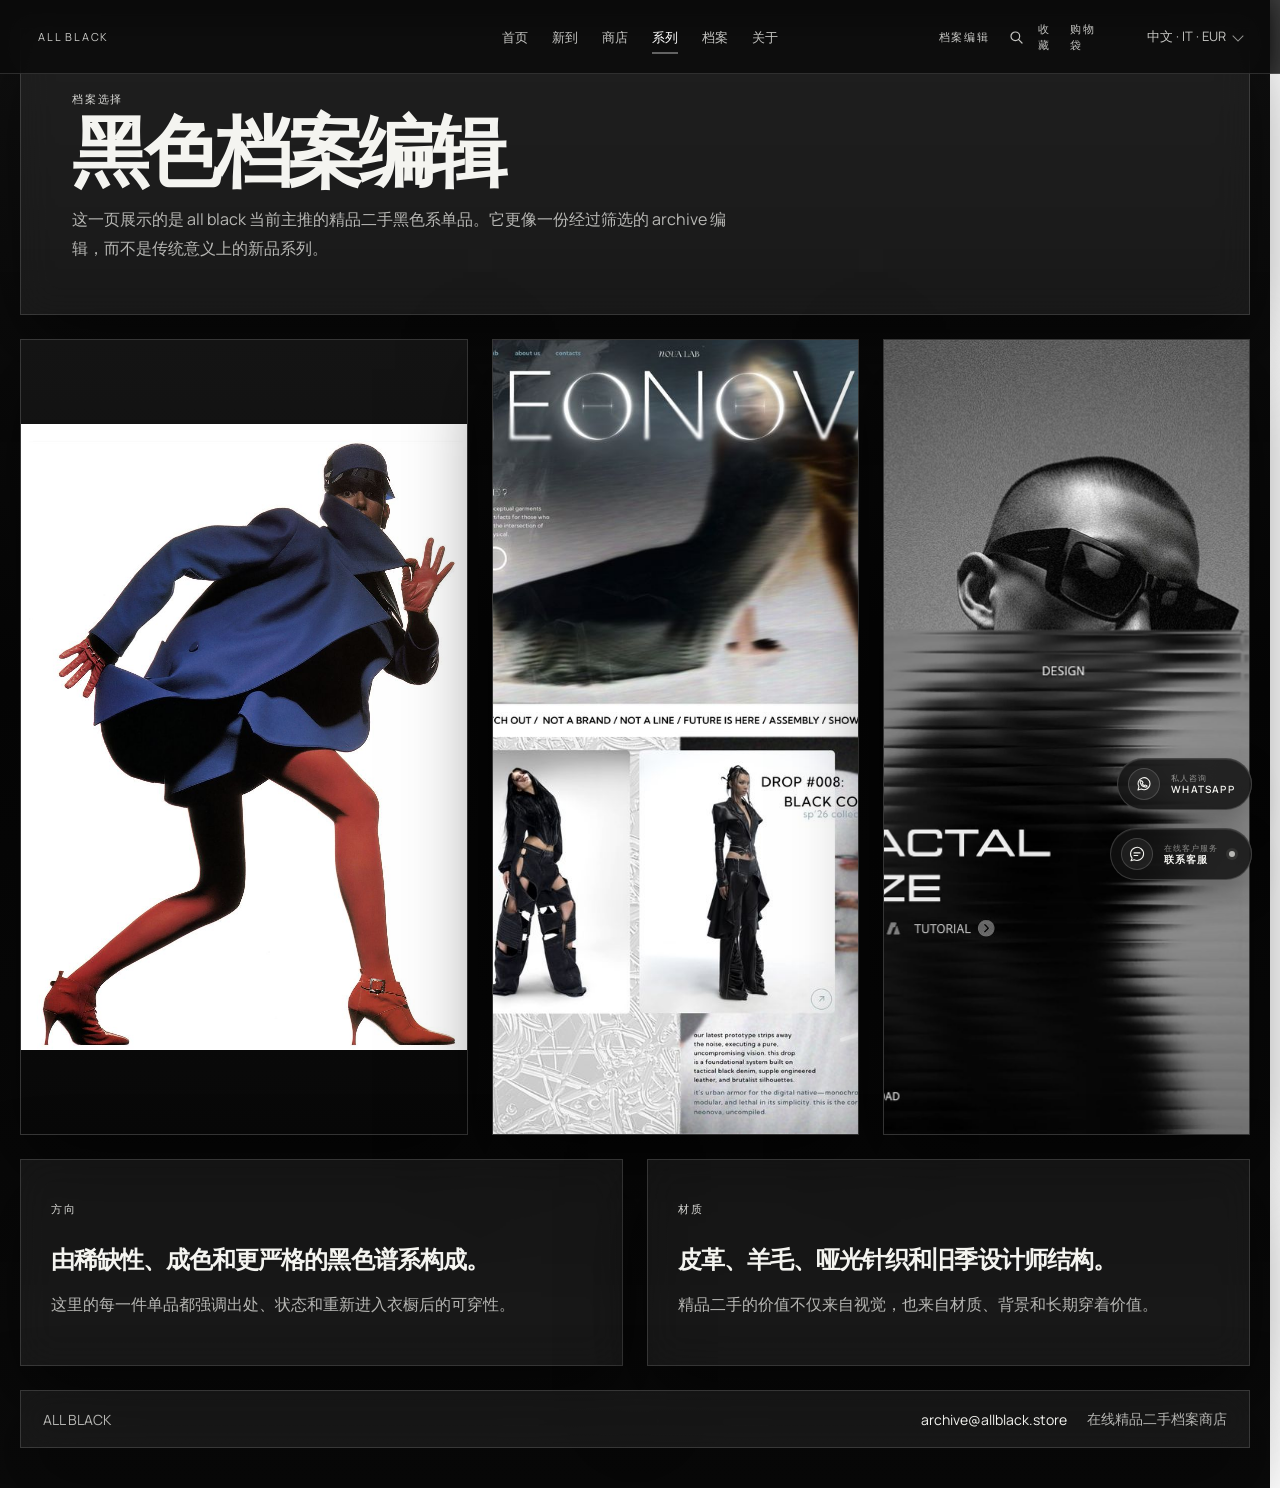
<file: collection.html>
<!DOCTYPE html>
<html lang="zh-CN">
<head>
  <meta charset="UTF-8">
  <meta name="viewport" content="width=device-width, initial-scale=1.0">
  <title>all black - Collection</title>
  <link rel="preconnect" href="https://fonts.googleapis.com">
  <link rel="preconnect" href="https://fonts.gstatic.com" crossorigin>
  <link href="https://fonts.googleapis.com/css2?family=Bodoni+Moda:opsz,wght@6..96,500;6..96,700;6..96,800&family=Manrope:wght@300;400;500;600;700;800&display=swap" rel="stylesheet">
  <link rel="stylesheet" href="styles.css?v=20260918-preferences-v35">
</head>
<body data-page="collection">
  <div class="page-shell">
    <header class="subpage-topbar" data-mobile-header>
      <a class="brand-mark" href="index.html" aria-label="ALL BLACK home">ALL BLACK</a>
      <div class="mobile-header-actions">
        <button class="header-tool-button search-trigger mobile-search-trigger" type="button" data-search-trigger aria-label="Search">
          <svg viewBox="0 0 24 24" aria-hidden="true">
            <circle cx="11" cy="11" r="6.5"></circle>
            <path d="M16 16L21 21"></path>
          </svg>
        </button>
        <button class="mobile-menu-button" type="button" data-mobile-menu-button aria-expanded="false" aria-label="Open menu">
          <span></span>
          <span></span>
          <span></span>
        </button>
      </div>
      <div class="header-menu-shell" data-mobile-menu-panel>
      <nav class="nav" aria-label="Primary">
        <div class="nav-item">
          <a class="nav-link" href="index.html">Home</a>
        </div>
        <div class="nav-item">
          <a class="nav-link" href="shop.html#new-in">New In</a>
        </div>
        <div class="nav-item nav-dropdown">
          <a class="nav-link" href="shop.html">Shop</a>
          <div class="nav-menu" role="menu" aria-label="Shop categories">
            <a class="nav-link" href="shop.html?category=outerwear" role="menuitem">Outerwear</a>
            <a class="nav-link" href="shop.html?category=set" role="menuitem">Set</a>
            <a class="nav-link" href="shop.html?category=layering" role="menuitem">Layering</a>
            <a class="nav-link" href="shop.html?category=eyewear" role="menuitem">Eyewear</a>
            <a class="nav-link" href="shop.html?category=tshirt" role="menuitem">T-Shirt</a>
            <a class="nav-link" href="shop.html?category=shoes" role="menuitem">Shoes</a>
            <a class="nav-link" href="shop.html?category=jewelry" role="menuitem" data-category-nav="jewelry">Jewelry</a>
            <a class="nav-link" href="shop.html?category=objects" role="menuitem" data-category-nav="objects">Everyday objects</a>
            <a class="nav-link" href="shop.html?delivery=ready" role="menuitem">Ready to ship</a>
          </div>
        </div>
        <div class="nav-item">
          <a class="nav-link is-active" href="collection.html">Collection</a>
        </div>
        <div class="nav-item">
          <a class="nav-link" href="archive.html">Archive</a>
        </div>
        <div class="nav-item">
          <a class="nav-link" href="about.html">About</a>
        </div>
      </nav>
      <div class="header-side-right">
        <div class="meta">Archive edit</div>
        <div class="header-tools" aria-label="Utility">
          <button class="header-tool-button search-trigger" type="button" data-search-trigger aria-label="Search">
            <svg viewBox="0 0 24 24" aria-hidden="true">
              <circle cx="11" cy="11" r="6.5"></circle>
              <path d="M16 16L21 21"></path>
            </svg>
          </button>
          <a href="shop.html#saved">Saved</a>
          <a href="shop.html#bag">Bag</a>
        </div>
        <div class="language-picker nav-dropdown" data-language-picker>
          <button class="nav-link language-trigger" type="button" aria-haspopup="true" aria-expanded="false" aria-label="Change language" data-language-trigger>
            <span data-language-current>中文</span>
          </button>
          <div class="nav-menu language-menu" role="menu" aria-label="Language selector">
            <button class="language-option" type="button" data-language-option data-lang="en" data-lang-tag="en" data-lang-label="English" role="menuitemradio" aria-checked="false">English</button>
            <button class="language-option" type="button" data-language-option data-lang="zh" data-lang-tag="zh-CN" data-lang-label="中文" role="menuitemradio" aria-checked="false">中文</button>
            <button class="language-option" type="button" data-language-option data-lang="de" data-lang-tag="de" data-lang-label="Deutsch" role="menuitemradio" aria-checked="false">Deutsch</button>
            <button class="language-option" type="button" data-language-option data-lang="it" data-lang-tag="it" data-lang-label="Italiano" role="menuitemradio" aria-checked="false">Italiano</button>
            <button class="language-option" type="button" data-language-option data-lang="fr" data-lang-tag="fr" data-lang-label="Français" role="menuitemradio" aria-checked="false">Français</button>
            <button class="language-option" type="button" data-language-option data-lang="ja" data-lang-tag="ja" data-lang-label="日本語" role="menuitemradio" aria-checked="false">日本語</button>
            <button class="language-option" type="button" data-language-option data-lang="es" data-lang-tag="es" data-lang-label="Español" role="menuitemradio" aria-checked="false">Español</button>
            <button class="language-option" type="button" data-language-option data-lang="ru" data-lang-tag="ru" data-lang-label="Русский" role="menuitemradio" aria-checked="false">Русский</button>
            <button class="language-option" type="button" data-language-option data-lang="ko" data-lang-tag="ko" data-lang-label="한국어" role="menuitemradio" aria-checked="false">한국어</button>
          </div>
        </div>
      </div>
      </div>
    </header>

    <main class="subpage-main">
      <section class="page-hero" data-reveal>
        <p class="section-kicker">Archive selection</p>
        <h1 class="editorial-title">Black archive edit</h1>
        <p>
          这一页展示的是 all black 当前主推的精品二手黑色系单品。
          它更像一份经过筛选的 archive 编辑，而不是传统意义上的新品系列。
        </p>
      </section>

      <section class="collection-grid-page" data-reveal>
        <article class="collection-card collection-card-large">
          <img src="assets/editorial-model.jpg" alt="Scarlet Edition main look">
          <div class="collection-card-copy">
            <p>Look 01</p>
            <h2 class="editorial-title">Archive leather trench with sharp shoulder architecture</h2>
            <a class="inline-link" href="product.html">Open product</a>
          </div>
        </article>
        <article class="collection-card">
          <img src="assets/hero-reference.jpg" alt="Monochrome campaign visual">
          <div class="collection-card-copy">
            <p>Look 02</p>
            <h2 class="editorial-title">Monochrome archive tailoring</h2>
          </div>
        </article>
        <article class="collection-card">
          <img src="assets/poster-reference.jpg" alt="Editorial collection study">
          <div class="collection-card-copy">
            <p>Look 03</p>
            <h2 class="editorial-title">Rare black surface study</h2>
          </div>
        </article>
      </section>

      <section class="info-grid" data-reveal>
        <article class="feature-card">
          <p class="section-kicker">Direction</p>
          <h2 class="editorial-title">Built from rarity, condition, and a stricter black palette.</h2>
          <p class="section-copy">这里的每一件单品都强调出处、成色和重新进入衣橱后的可穿性。</p>
        </article>
        <article class="feature-card">
          <p class="section-kicker">Materials</p>
          <h2 class="editorial-title">Leather, wool, matte jersey, and old-season designer construction.</h2>
          <p class="section-copy">材质描述更重要，因为精品二手网站的价值不仅来自视觉，也来自单品背景与状态说明。</p>
        </article>
      </section>
    </main>

    <footer class="footer" id="contact">
      <p>ALL BLACK</p>
      <div>
        <a href="mailto:archive@allblack.store">archive@allblack.store</a>
        <span>Online curated secondhand archive</span>
      </div>
    </footer>
    <div class="search-overlay" data-search-overlay hidden>
      <button class="search-overlay-backdrop" type="button" data-search-close aria-hidden="true" tabindex="-1"></button>
      <div class="search-panel" role="dialog" aria-modal="true" aria-labelledby="search-title">
        <div class="search-panel-head">
          <p class="section-kicker" id="search-title" data-search-title>Search archive</p>
          <button class="search-close" type="button" data-search-close aria-label="Close search">Close</button>
        </div>
        <label class="search-input-wrap">
          <svg viewBox="0 0 24 24" aria-hidden="true">
            <circle cx="11" cy="11" r="6.5"></circle>
            <path d="M16 16L21 21"></path>
          </svg>
          <input class="search-input" type="search" data-search-input autocomplete="off" placeholder="Search by item or category">
        </label>
        <div class="search-tags" data-search-shortcuts></div>
        <div class="search-results" data-search-results></div>
      </div>
    </div>
  </div>
  <script src="products.js?v=20260918-cigar-v20"></script>
  <script src="translations.js?v=20260904-jewelry-v14"></script>
<script src="main.js?v=20260918-preferences-v40"></script>
<script src="support-chat.js?v=20260918-variants-v21"></script>
</body>
</html>
</file>
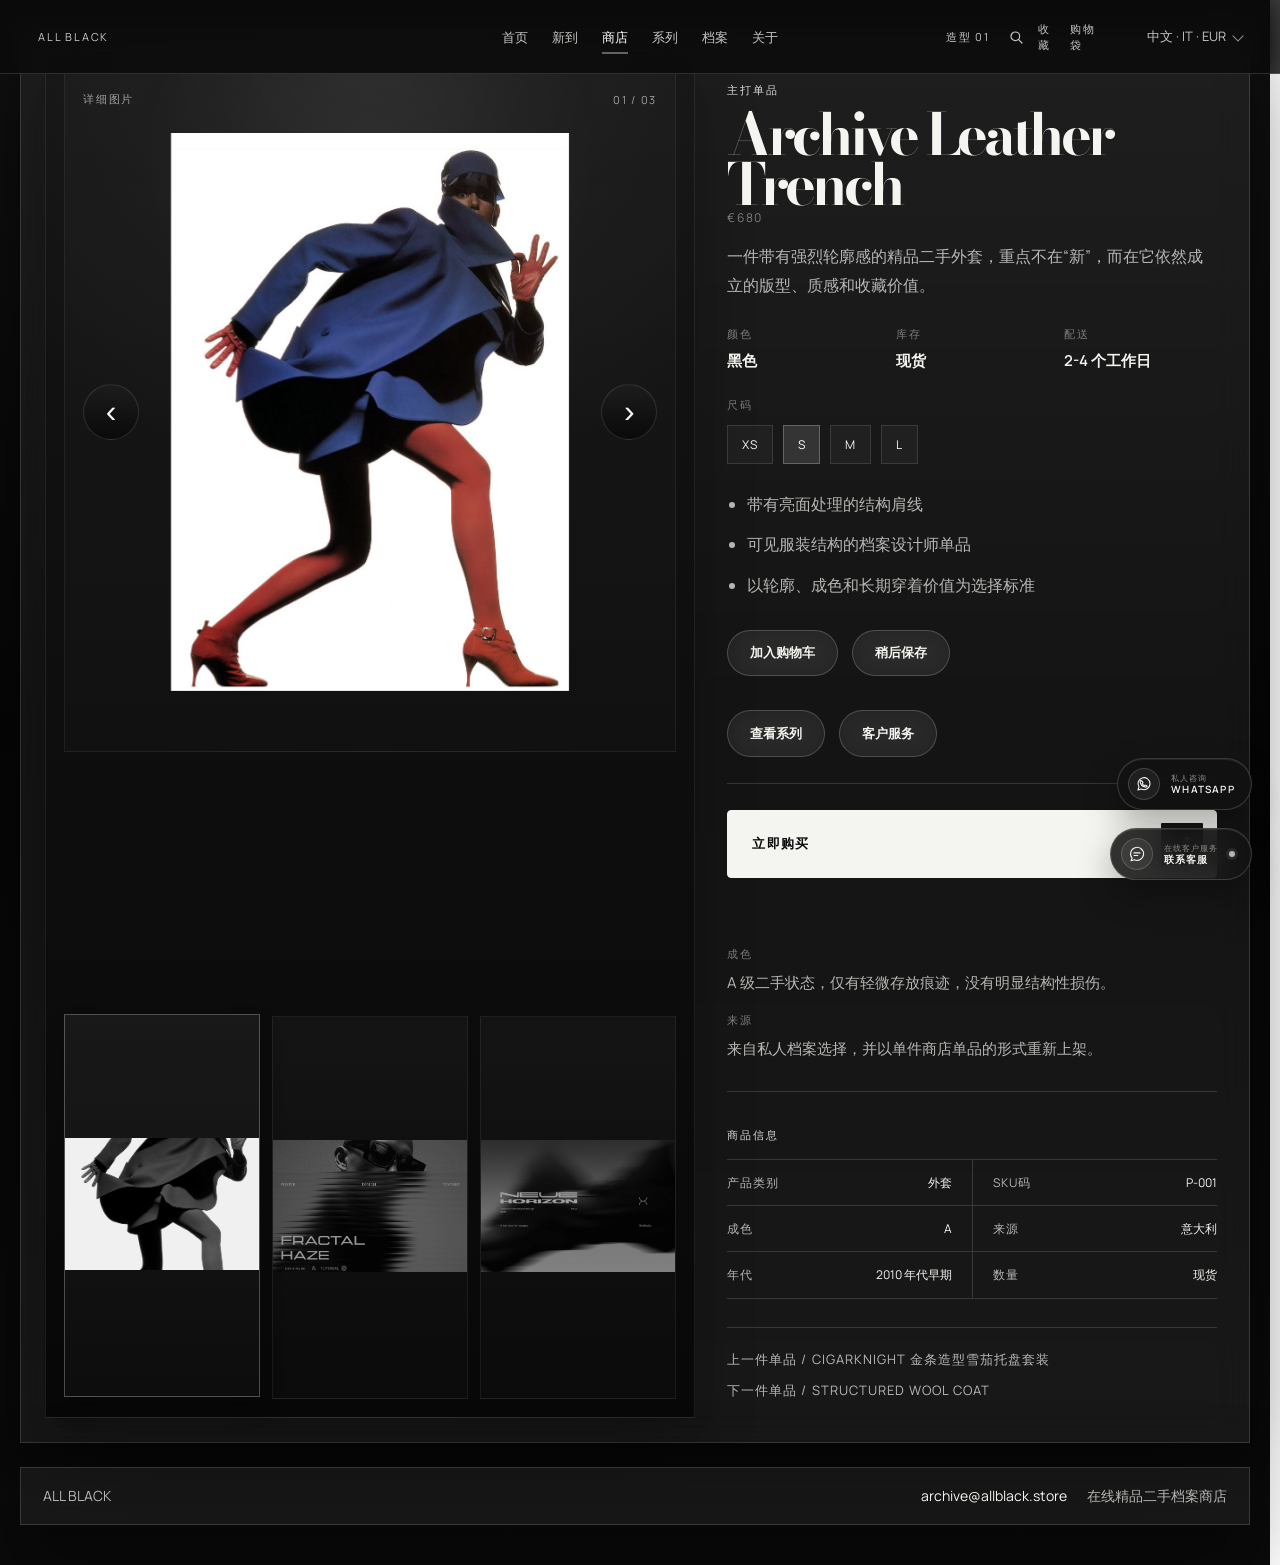
<file: product.html>
<!DOCTYPE html>
<html lang="zh-CN">
<head>
  <meta charset="UTF-8">
  <meta name="viewport" content="width=device-width, initial-scale=1.0">
  <title>all black - Product</title>
  <link rel="preconnect" href="https://fonts.googleapis.com">
  <link rel="preconnect" href="https://fonts.gstatic.com" crossorigin>
  <link href="https://fonts.googleapis.com/css2?family=Bodoni+Moda:opsz,wght@6..96,500;6..96,700;6..96,800&family=Manrope:wght@300;400;500;600;700;800&display=swap" rel="stylesheet">
  <link rel="stylesheet" href="styles.css?v=20260918-preferences-v35">
</head>
<body data-page="product">
  <div class="page-shell">
    <header class="subpage-topbar" data-mobile-header>
      <a class="brand-mark" href="index.html" aria-label="ALL BLACK home">ALL BLACK</a>
      <div class="mobile-header-actions">
        <button class="header-tool-button search-trigger mobile-search-trigger" type="button" data-search-trigger aria-label="Search">
          <svg viewBox="0 0 24 24" aria-hidden="true">
            <circle cx="11" cy="11" r="6.5"></circle>
            <path d="M16 16L21 21"></path>
          </svg>
        </button>
        <button class="mobile-menu-button" type="button" data-mobile-menu-button aria-expanded="false" aria-label="Open menu">
          <span></span>
          <span></span>
          <span></span>
        </button>
      </div>
      <div class="header-menu-shell" data-mobile-menu-panel>
      <nav class="nav" aria-label="Primary">
        <div class="nav-item">
          <a class="nav-link" href="index.html">Home</a>
        </div>
        <div class="nav-item">
          <a class="nav-link" href="shop.html#new-in">New In</a>
        </div>
        <div class="nav-item nav-dropdown">
          <a class="nav-link is-active" href="shop.html">Shop</a>
          <div class="nav-menu" role="menu" aria-label="Shop categories">
            <a class="nav-link" href="shop.html?category=outerwear" role="menuitem">Outerwear</a>
            <a class="nav-link" href="shop.html?category=set" role="menuitem">Set</a>
            <a class="nav-link" href="shop.html?category=layering" role="menuitem">Layering</a>
            <a class="nav-link" href="shop.html?category=eyewear" role="menuitem">Eyewear</a>
            <a class="nav-link" href="shop.html?category=tshirt" role="menuitem">T-Shirt</a>
            <a class="nav-link" href="shop.html?category=shoes" role="menuitem">Shoes</a>
            <a class="nav-link" href="shop.html?category=jewelry" role="menuitem" data-category-nav="jewelry">Jewelry</a>
            <a class="nav-link" href="shop.html?category=objects" role="menuitem" data-category-nav="objects">Everyday objects</a>
            <a class="nav-link" href="shop.html?delivery=ready" role="menuitem">Ready to ship</a>
          </div>
        </div>
        <div class="nav-item">
          <a class="nav-link" href="collection.html">Collection</a>
        </div>
        <div class="nav-item">
          <a class="nav-link" href="archive.html">Archive</a>
        </div>
        <div class="nav-item">
          <a class="nav-link" href="about.html">About</a>
        </div>
      </nav>
      <div class="header-side-right">
        <div class="meta">Look 01</div>
        <div class="header-tools" aria-label="Utility">
          <button class="header-tool-button search-trigger" type="button" data-search-trigger aria-label="Search">
            <svg viewBox="0 0 24 24" aria-hidden="true">
              <circle cx="11" cy="11" r="6.5"></circle>
              <path d="M16 16L21 21"></path>
            </svg>
          </button>
          <a href="shop.html#saved">Saved</a>
          <a href="shop.html#bag">Bag</a>
        </div>
        <div class="language-picker nav-dropdown" data-language-picker>
          <button class="nav-link language-trigger" type="button" aria-haspopup="true" aria-expanded="false" aria-label="Change language" data-language-trigger>
            <span data-language-current>中文</span>
          </button>
          <div class="nav-menu language-menu" role="menu" aria-label="Language selector">
            <button class="language-option" type="button" data-language-option data-lang="en" data-lang-tag="en" data-lang-label="English" role="menuitemradio" aria-checked="false">English</button>
            <button class="language-option" type="button" data-language-option data-lang="zh" data-lang-tag="zh-CN" data-lang-label="中文" role="menuitemradio" aria-checked="false">中文</button>
            <button class="language-option" type="button" data-language-option data-lang="de" data-lang-tag="de" data-lang-label="Deutsch" role="menuitemradio" aria-checked="false">Deutsch</button>
            <button class="language-option" type="button" data-language-option data-lang="it" data-lang-tag="it" data-lang-label="Italiano" role="menuitemradio" aria-checked="false">Italiano</button>
            <button class="language-option" type="button" data-language-option data-lang="fr" data-lang-tag="fr" data-lang-label="Français" role="menuitemradio" aria-checked="false">Français</button>
            <button class="language-option" type="button" data-language-option data-lang="ja" data-lang-tag="ja" data-lang-label="日本語" role="menuitemradio" aria-checked="false">日本語</button>
            <button class="language-option" type="button" data-language-option data-lang="es" data-lang-tag="es" data-lang-label="Español" role="menuitemradio" aria-checked="false">Español</button>
            <button class="language-option" type="button" data-language-option data-lang="ru" data-lang-tag="ru" data-lang-label="Русский" role="menuitemradio" aria-checked="false">Русский</button>
            <button class="language-option" type="button" data-language-option data-lang="ko" data-lang-tag="ko" data-lang-label="한국어" role="menuitemradio" aria-checked="false">한국어</button>
          </div>
        </div>
      </div>
      </div>
    </header>

    <main class="subpage-main">
      <section class="product-layout" data-reveal>
        <div class="product-gallery">
          <div class="product-gallery-stage">
            <div class="gallery-stage-meta">
              <span class="gallery-stage-kicker" data-detailed-images-label>详细图片</span>
              <span class="gallery-stage-counter" data-gallery-counter>01 / 03</span>
            </div>
            <button class="gallery-nav gallery-nav-prev" type="button" data-gallery-prev aria-label="Previous image">
              <span aria-hidden="true">‹</span>
            </button>
            <div class="gallery-image-shell" data-gallery-shell>
              <img class="gallery-image is-current" src="assets/editorial-model.jpg" alt="Archive product view" data-product-image>
              <img class="gallery-image is-next" src="assets/editorial-model.jpg" alt="" data-product-image-next aria-hidden="true">
            </div>
            <button class="gallery-nav gallery-nav-next" type="button" data-gallery-next aria-label="Next image">
              <span aria-hidden="true">›</span>
            </button>
          </div>
          <div class="product-gallery-thumbs" data-gallery-thumbs></div>
        </div>
        <div class="product-copy" data-product-panel>
          <p class="section-kicker">Featured product</p>
          <h1 class="editorial-title" data-product-title>Archive Leather Trench</h1>
          <p class="product-price" data-product-price>EUR 680</p>
          <p class="section-copy" data-product-intro></p>
          <div class="product-meta">
            <div>
              <span class="meta-label">Color</span>
              <strong data-product-color>Black</strong>
            </div>
            <div>
              <span class="meta-label">Availability</span>
              <strong data-product-availability>In stock</strong>
            </div>
            <div>
              <span class="meta-label">Shipping</span>
              <strong data-product-shipping>2-4 business days</strong>
            </div>
          </div>
          <div class="size-selector">
            <span class="meta-label">Size</span>
            <div class="size-chips" data-size-selector></div>
          </div>
          <ul class="feature-list" data-product-features></ul>
          <div class="product-actions">
            <button class="button button-secondary" type="button" data-add-to-bag>Add to bag</button>
            <button class="button button-secondary" type="button" data-save-item aria-pressed="false">Save for later</button>
          </div>
          <div class="hero-actions">
            <a class="button button-secondary" href="collection.html" data-product-collection-link>View collection</a>
            <a class="button button-secondary" href="service.html" data-product-service-link>Customer care</a>
          </div>
          <div class="product-purchase-action">
            <a class="button product-buy-button" href="checkout.html" data-buy-now>Buy now</a>
          </div>
          <p class="product-feedback" data-product-feedback aria-live="polite"></p>
          <div class="product-details">
            <div>
              <span class="meta-label">Condition</span>
              <p data-product-condition></p>
            </div>
            <div>
              <span class="meta-label">Source</span>
              <p data-product-source></p>
            </div>
          </div>
          <section class="product-specifications" aria-labelledby="product-specifications-title">
            <p class="section-kicker" id="product-specifications-title" data-product-spec-kicker>商品信息</p>
            <dl class="specification-list">
              <div><dt data-product-spec-label="type">产品类别</dt><dd data-product-spec-value="type">外套</dd></div>
              <div><dt data-product-spec-label="sku">SKU码</dt><dd data-product-spec-value="sku">P-001</dd></div>
              <div><dt data-product-spec-label="condition">成色</dt><dd data-product-spec-value="condition">A</dd></div>
              <div><dt data-product-spec-label="origin">来源</dt><dd data-product-spec-value="origin">意大利</dd></div>
              <div><dt data-product-spec-label="era">年代</dt><dd data-product-spec-value="era">2010 年代早期</dd></div>
              <div><dt data-product-spec-label="quantity">数量</dt><dd data-product-spec-value="quantity">现货</dd></div>
            </dl>
          </section>
          <div class="product-switcher" data-product-switcher>
            <a class="switcher-link" href="shop.html" data-product-prev>Previous piece</a>
            <a class="switcher-link" href="shop.html" data-product-next>Next piece</a>
          </div>
        </div>
      </section>
    </main>

    <footer class="footer" id="contact">
      <p>ALL BLACK</p>
      <div>
        <a href="mailto:archive@allblack.store">archive@allblack.store</a>
        <span>Online curated secondhand archive</span>
      </div>
    </footer>
    <div class="gallery-lightbox" data-gallery-lightbox hidden>
      <button class="gallery-lightbox-backdrop" type="button" data-gallery-lightbox-close aria-hidden="true" tabindex="-1"></button>
      <div class="gallery-lightbox-panel" role="dialog" aria-modal="true" aria-labelledby="gallery-lightbox-counter">
        <div class="gallery-lightbox-head">
          <p class="section-kicker">Image view</p>
          <span class="gallery-stage-counter" id="gallery-lightbox-counter" data-gallery-lightbox-counter>01 / 03</span>
          <button class="search-close" type="button" data-gallery-lightbox-close aria-label="Close image view">Close</button>
        </div>
        <div class="gallery-lightbox-stage">
          <button class="gallery-nav gallery-nav-prev" type="button" data-gallery-lightbox-prev aria-label="Previous image">
            <span aria-hidden="true">‹</span>
          </button>
          <div class="gallery-lightbox-viewport" data-gallery-lightbox-viewport>
            <img class="gallery-lightbox-image" src="assets/editorial-model.jpg" alt="" data-gallery-lightbox-image>
          </div>
          <button class="gallery-nav gallery-nav-next" type="button" data-gallery-lightbox-next aria-label="Next image">
            <span aria-hidden="true">›</span>
          </button>
        </div>
        <div class="gallery-lightbox-foot">
          <p class="gallery-lightbox-hint" data-gallery-lightbox-hint>Double-click or pinch to zoom. Drag to inspect detail.</p>
          <div class="gallery-lightbox-thumbs" data-gallery-lightbox-thumbs></div>
        </div>
      </div>
    </div>
    <div class="search-overlay" data-search-overlay hidden>
      <button class="search-overlay-backdrop" type="button" data-search-close aria-hidden="true" tabindex="-1"></button>
      <div class="search-panel" role="dialog" aria-modal="true" aria-labelledby="search-title">
        <div class="search-panel-head">
          <p class="section-kicker" id="search-title" data-search-title>Search archive</p>
          <button class="search-close" type="button" data-search-close aria-label="Close search">Close</button>
        </div>
        <label class="search-input-wrap">
          <svg viewBox="0 0 24 24" aria-hidden="true">
            <circle cx="11" cy="11" r="6.5"></circle>
            <path d="M16 16L21 21"></path>
          </svg>
          <input class="search-input" type="search" data-search-input autocomplete="off" placeholder="Search by item or category">
        </label>
        <div class="search-tags" data-search-shortcuts></div>
        <div class="search-results" data-search-results></div>
      </div>
    </div>
  </div>
  <script src="products.js?v=20260918-cigar-v20"></script>
  <script src="translations.js?v=20260905-product-actions-v15"></script>
<script src="main.js?v=20260918-preferences-v40"></script>
<script src="support-chat.js?v=20260918-variants-v21"></script>
</body>
</html>
</file>
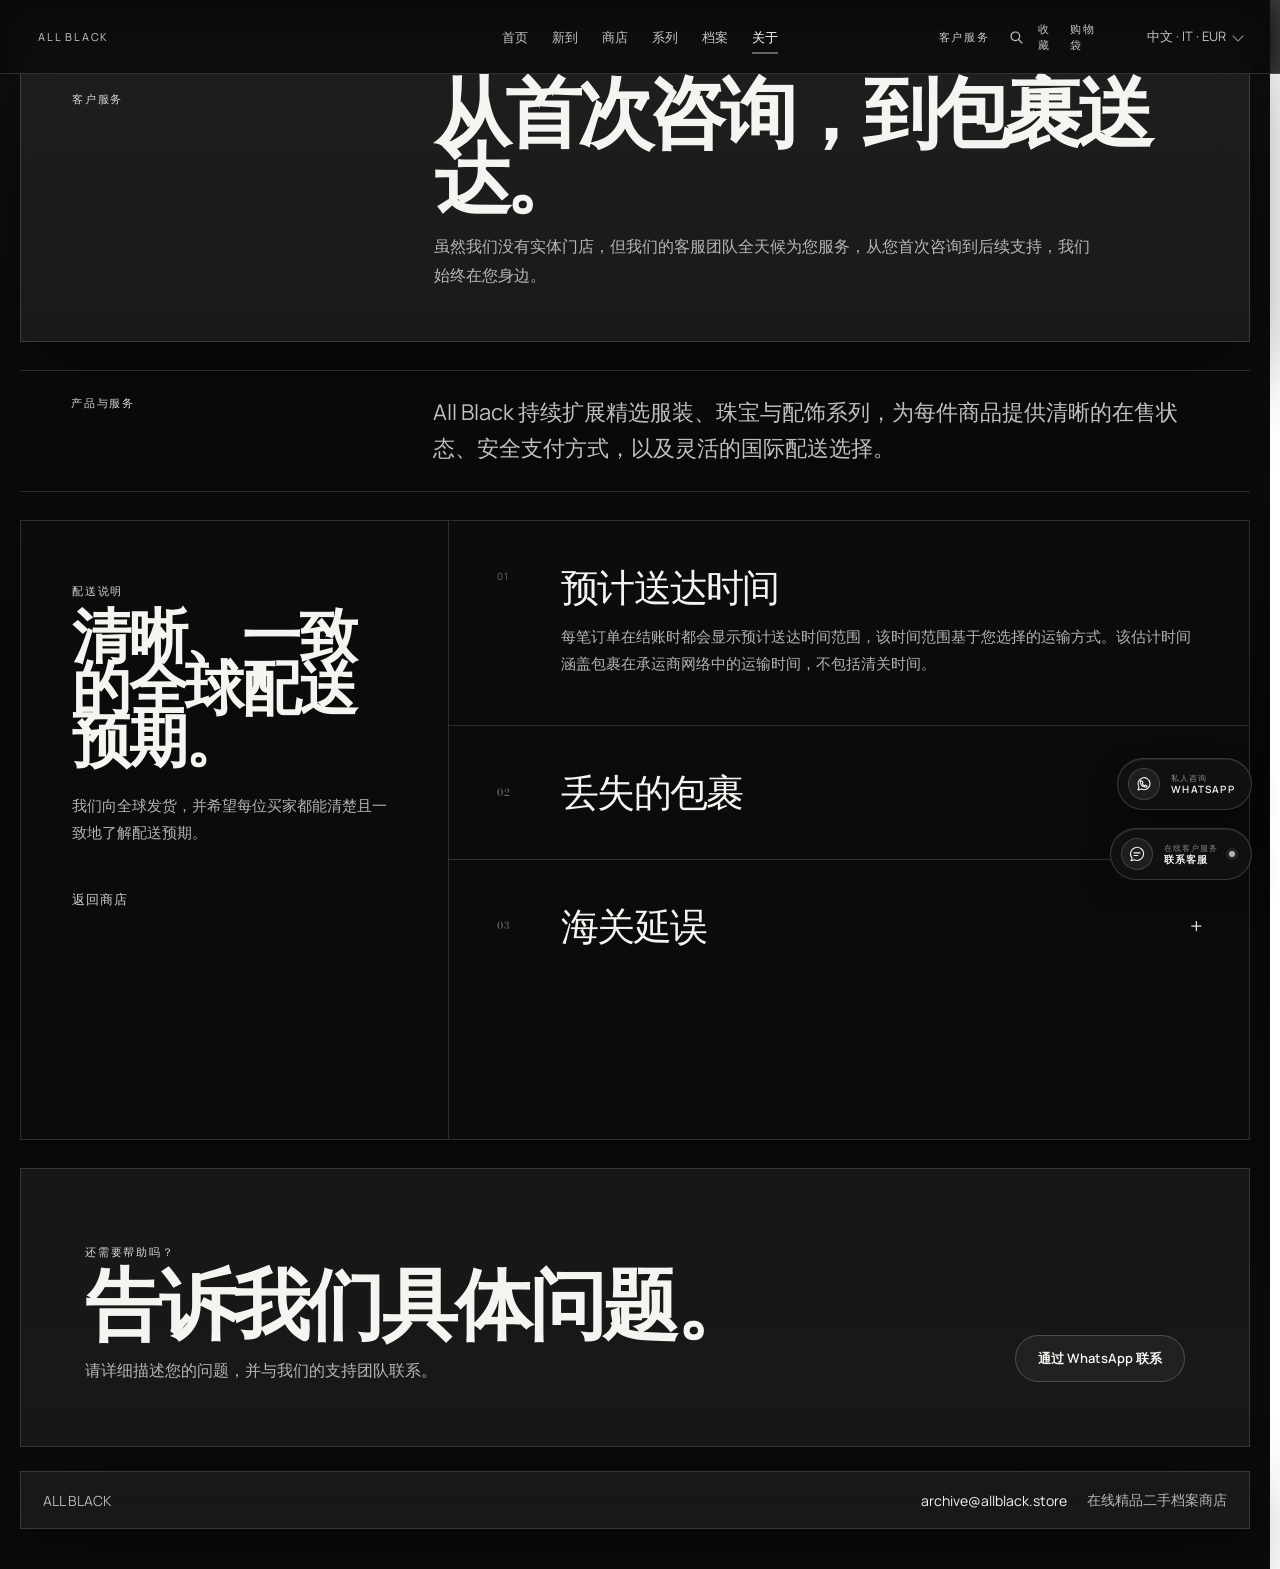
<file: service.html>
<!DOCTYPE html>
<html lang="zh-CN">
<head>
  <meta charset="UTF-8">
  <meta name="viewport" content="width=device-width, initial-scale=1.0">
  <title>all black - 客户服务</title>
  <link rel="preconnect" href="https://fonts.googleapis.com">
  <link rel="preconnect" href="https://fonts.gstatic.com" crossorigin>
  <link href="https://fonts.googleapis.com/css2?family=Bodoni+Moda:opsz,wght@6..96,500;6..96,700;6..96,800&family=Manrope:wght@300;400;500;600;700;800&display=swap" rel="stylesheet">
  <link rel="stylesheet" href="styles.css?v=20260918-preferences-v35">
</head>
<body data-page="service">
  <div class="page-shell">
    <header class="subpage-topbar" data-mobile-header>
      <a class="brand-mark" href="index.html" aria-label="ALL BLACK home">ALL BLACK</a>
      <div class="mobile-header-actions">
        <button class="header-tool-button search-trigger mobile-search-trigger" type="button" data-search-trigger aria-label="Search">
          <svg viewBox="0 0 24 24" aria-hidden="true">
            <circle cx="11" cy="11" r="6.5"></circle>
            <path d="M16 16L21 21"></path>
          </svg>
        </button>
        <button class="mobile-menu-button" type="button" data-mobile-menu-button aria-expanded="false" aria-label="Open menu">
          <span></span><span></span><span></span>
        </button>
      </div>
      <div class="header-menu-shell" data-mobile-menu-panel>
        <nav class="nav" aria-label="Primary">
          <div class="nav-item"><a class="nav-link" href="index.html">Home</a></div>
          <div class="nav-item"><a class="nav-link" href="shop.html#new-in">New In</a></div>
          <div class="nav-item nav-dropdown">
            <a class="nav-link" href="shop.html">Shop</a>
            <div class="nav-menu" role="menu" aria-label="Shop categories">
              <a class="nav-link" href="shop.html?category=outerwear" role="menuitem">Outerwear</a>
              <a class="nav-link" href="shop.html?category=set" role="menuitem">Set</a>
              <a class="nav-link" href="shop.html?category=layering" role="menuitem">Layering</a>
              <a class="nav-link" href="shop.html?category=eyewear" role="menuitem">Eyewear</a>
              <a class="nav-link" href="shop.html?category=tshirt" role="menuitem">T-Shirt</a>
            <a class="nav-link" href="shop.html?category=shoes" role="menuitem">Shoes</a>
            <a class="nav-link" href="shop.html?category=jewelry" role="menuitem" data-category-nav="jewelry">Jewelry</a>
            <a class="nav-link" href="shop.html?category=objects" role="menuitem" data-category-nav="objects">Everyday objects</a>
            <a class="nav-link" href="shop.html?delivery=ready" role="menuitem">Ready to ship</a>
            </div>
          </div>
          <div class="nav-item"><a class="nav-link" href="collection.html">Collection</a></div>
          <div class="nav-item"><a class="nav-link" href="archive.html">Archive</a></div>
          <div class="nav-item"><a class="nav-link is-active" href="about.html">About</a></div>
        </nav>
        <div class="header-side-right">
          <div class="meta">客户服务</div>
          <div class="header-tools" aria-label="Utility">
            <button class="header-tool-button search-trigger" type="button" data-search-trigger aria-label="Search">
              <svg viewBox="0 0 24 24" aria-hidden="true">
                <circle cx="11" cy="11" r="6.5"></circle>
                <path d="M16 16L21 21"></path>
              </svg>
            </button>
            <a href="shop.html#saved">Saved</a>
            <a href="shop.html#bag">Bag</a>
          </div>
          <div class="language-picker nav-dropdown" data-language-picker>
            <button class="nav-link language-trigger" type="button" aria-haspopup="true" aria-expanded="false" aria-label="Change language" data-language-trigger>
              <span data-language-current>中文</span>
            </button>
            <div class="nav-menu language-menu" role="menu" aria-label="Language selector">
              <button class="language-option" type="button" data-language-option data-lang="en" data-lang-tag="en" data-lang-label="English" role="menuitemradio" aria-checked="false">English</button>
              <button class="language-option" type="button" data-language-option data-lang="zh" data-lang-tag="zh-CN" data-lang-label="中文" role="menuitemradio" aria-checked="false">中文</button>
              <button class="language-option" type="button" data-language-option data-lang="de" data-lang-tag="de" data-lang-label="Deutsch" role="menuitemradio" aria-checked="false">Deutsch</button>
              <button class="language-option" type="button" data-language-option data-lang="it" data-lang-tag="it" data-lang-label="Italiano" role="menuitemradio" aria-checked="false">Italiano</button>
              <button class="language-option" type="button" data-language-option data-lang="fr" data-lang-tag="fr" data-lang-label="Français" role="menuitemradio" aria-checked="false">Français</button>
              <button class="language-option" type="button" data-language-option data-lang="ja" data-lang-tag="ja" data-lang-label="日本語" role="menuitemradio" aria-checked="false">日本語</button>
              <button class="language-option" type="button" data-language-option data-lang="es" data-lang-tag="es" data-lang-label="Español" role="menuitemradio" aria-checked="false">Español</button>
              <button class="language-option" type="button" data-language-option data-lang="ru" data-lang-tag="ru" data-lang-label="Русский" role="menuitemradio" aria-checked="false">Русский</button>
              <button class="language-option" type="button" data-language-option data-lang="ko" data-lang-tag="ko" data-lang-label="한국어" role="menuitemradio" aria-checked="false">한국어</button>
            </div>
          </div>
        </div>
      </div>
    </header>

    <main class="subpage-main service-main">
      <section class="page-hero service-hero" data-reveal>
        <p class="section-kicker" data-service-hero-kicker>客户服务</p>
        <h1 class="editorial-title" data-service-hero-title>从首次咨询，到包裹送达。</h1>
        <p data-service-hero-copy>虽然我们没有实体门店，但我们的客服团队全天候为您服务，从您首次咨询到后续支持，我们始终在您身边。</p>
      </section>

      <section class="service-assurance" data-reveal>
        <p class="section-kicker" data-service-assurance-kicker>产品与服务</p>
        <p data-service-assurance-copy>All Black 持续扩展精选服装、珠宝与配饰系列，为每件商品提供清晰的在售状态、安全支付方式，以及灵活的国际配送选择。</p>
      </section>

      <section class="service-layout" data-reveal>
        <aside class="service-rail">
          <p class="section-kicker" data-service-shipping-kicker>配送说明</p>
          <h2 class="editorial-title" data-service-shipping-title>清晰、一致的全球配送预期。</h2>
          <p data-service-shipping-intro>我们向全球发货，并希望每位买家都能清楚且一致地了解配送预期。</p>
          <a class="inline-link" href="shop.html" data-service-shop-link>返回商店</a>
        </aside>

        <div class="service-policies">
          <article class="service-policy">
            <span class="service-policy-index">01</span>
            <div>
              <h3 data-service-delivery-title>预计送达时间</h3>
              <p data-service-delivery-copy>每笔订单在结账时都会显示预计送达时间范围，该时间范围基于您选择的运输方式。该估计时间涵盖包裹在承运商网络中的运输时间，不包括清关时间。</p>
            </div>
          </article>

          <details class="service-policy service-disclosure">
            <summary>
              <span class="service-policy-index">02</span>
              <span data-service-lost-title>丢失的包裹</span>
            </summary>
            <div class="service-policy-body">
              <p data-service-lost-copy>有时包裹的追踪信息会中断，既没有新的更新，也没有签收确认。如果当地承运商取件后超过 15 天没有追踪更新，我们会将包裹视为可能丢失。</p>
              <p data-service-lost-resolution>我们会重新发货，或将全额退款退还至您的原始支付方式。向承运商提交索赔由我们负责，您无需亲自操作。</p>
            </div>
          </details>

          <details class="service-policy service-disclosure">
            <summary>
              <span class="service-policy-index">03</span>
              <span data-service-customs-title>海关延误</span>
            </summary>
            <div class="service-policy-body">
              <p data-service-customs-copy>如果包裹在清关过程中被扣留，我们会跟踪物流、准备并提交所需文件，并代表您与海关部门保持联系，直至包裹放行。</p>
              <p data-service-customs-note>清关时间由目的地政府部门决定，因此不包含在预计送达时间中。我们会持续跟进并向您通报最新情况，直至问题解决。</p>
            </div>
          </details>
        </div>
      </section>

      <section class="service-contact" data-reveal>
        <div>
          <p class="section-kicker" data-service-contact-kicker>还需要帮助吗？</p>
          <h2 class="editorial-title" data-service-contact-title>告诉我们具体问题。</h2>
          <p data-service-contact-copy>请详细描述您的问题，并与我们的支持团队联系。</p>
        </div>
        <a class="button button-primary" href="https://wa.me/393475681155" data-whatsapp-link data-service-contact-action>通过 WhatsApp 联系</a>
      </section>
    </main>

    <footer class="footer" id="contact">
      <p>ALL BLACK</p>
      <div>
        <a href="mailto:archive@allblack.store">archive@allblack.store</a>
        <span>Online curated secondhand archive</span>
      </div>
    </footer>

    <div class="search-overlay" data-search-overlay hidden>
      <button class="search-overlay-backdrop" type="button" data-search-close aria-hidden="true" tabindex="-1"></button>
      <div class="search-panel" role="dialog" aria-modal="true" aria-labelledby="search-title">
        <div class="search-panel-head">
          <p class="section-kicker" id="search-title" data-search-title>Search archive</p>
          <button class="search-close" type="button" data-search-close aria-label="Close search">Close</button>
        </div>
        <label class="search-input-wrap">
          <svg viewBox="0 0 24 24" aria-hidden="true">
            <circle cx="11" cy="11" r="6.5"></circle>
            <path d="M16 16L21 21"></path>
          </svg>
          <input class="search-input" type="search" data-search-input autocomplete="off" placeholder="Search by item or category">
        </label>
        <div class="search-tags" data-search-shortcuts></div>
        <div class="search-results" data-search-results></div>
      </div>
    </div>
  </div>
  <script src="products.js?v=20260918-cigar-v20"></script>
  <script src="translations.js?v=20260904-jewelry-v14"></script>
<script src="main.js?v=20260918-preferences-v40"></script>
<script src="support-chat.js?v=20260918-variants-v21"></script>
</body>
</html>
</file>
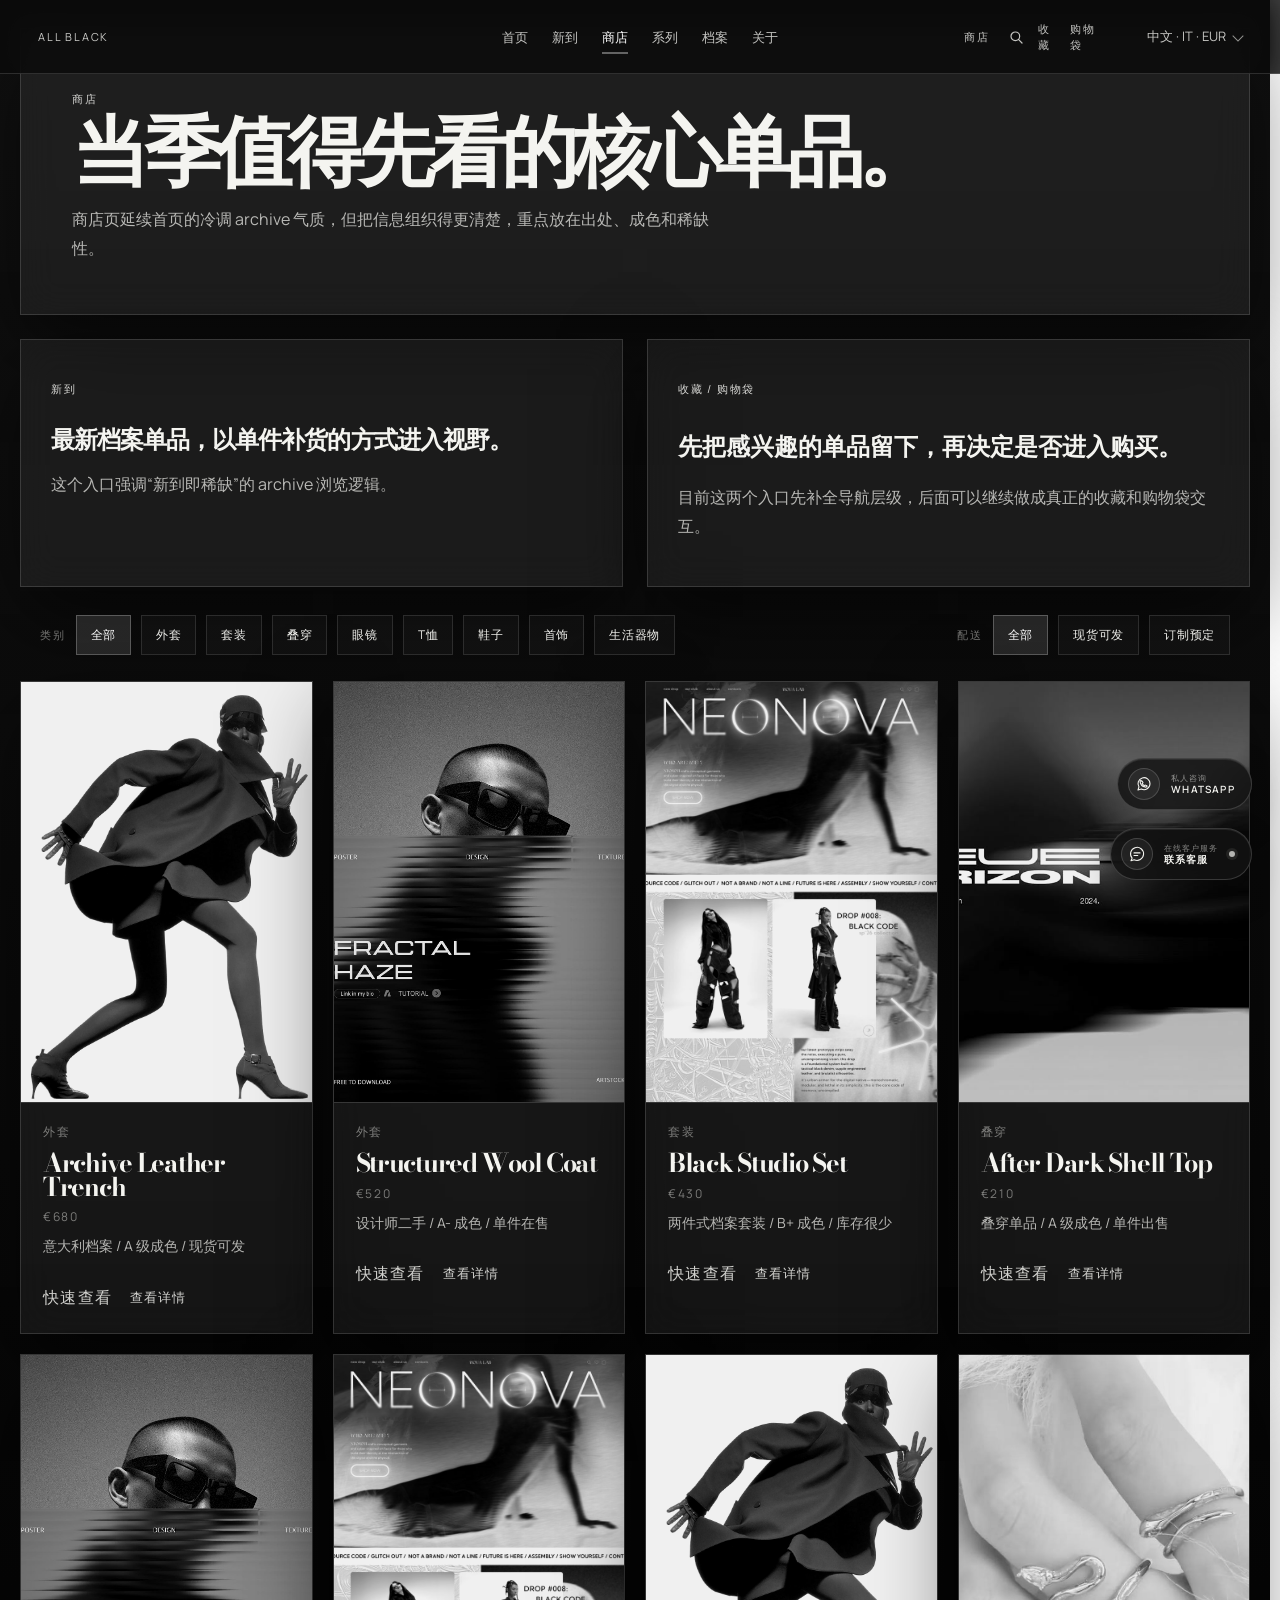
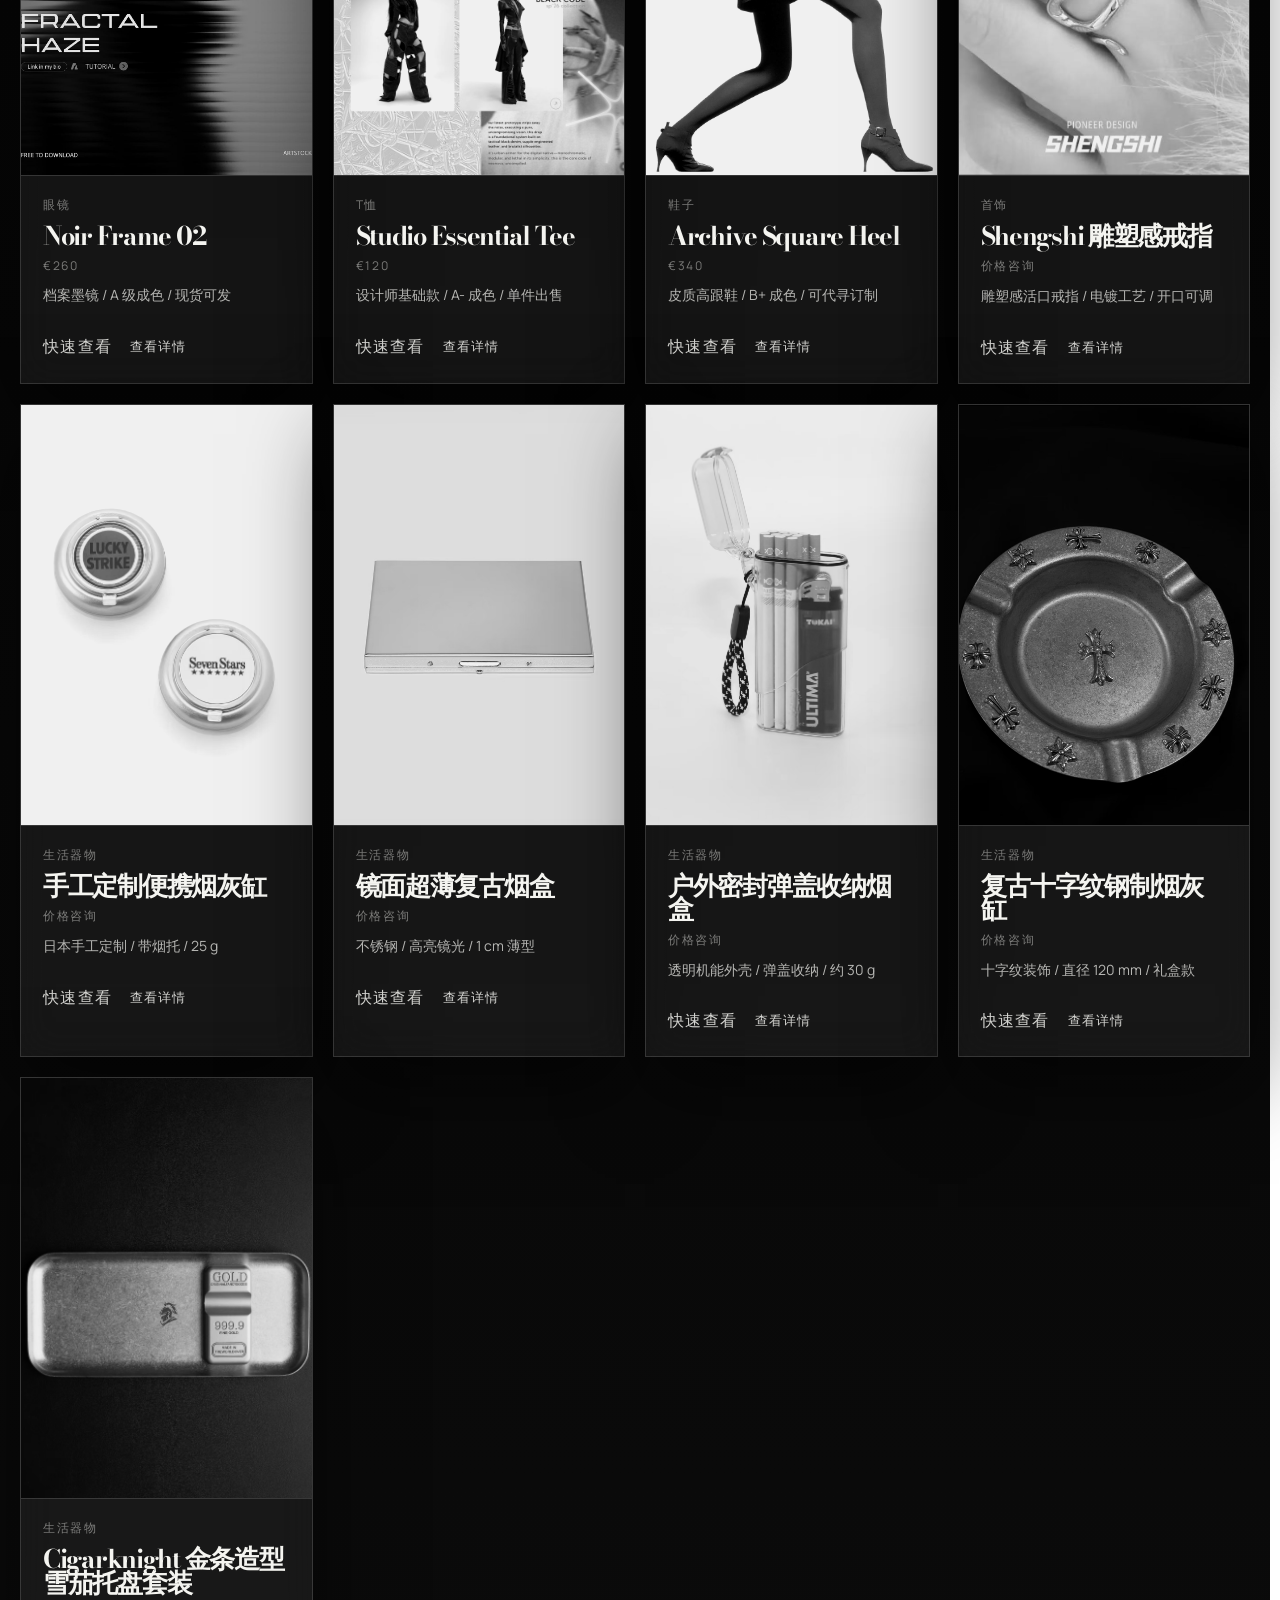
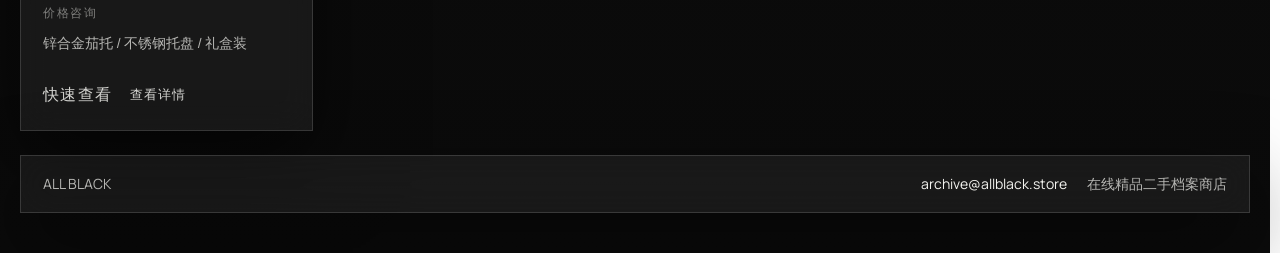
<file: shop.html>
<!DOCTYPE html>
<html lang="zh-CN">
<head>
  <meta charset="UTF-8">
  <meta name="viewport" content="width=device-width, initial-scale=1.0">
  <title>all black - Shop</title>
  <link rel="preconnect" href="https://fonts.googleapis.com">
  <link rel="preconnect" href="https://fonts.gstatic.com" crossorigin>
  <link href="https://fonts.googleapis.com/css2?family=Bodoni+Moda:opsz,wght@6..96,500;6..96,700;6..96,800&family=Manrope:wght@300;400;500;600;700;800&display=swap" rel="stylesheet">
  <link rel="stylesheet" href="styles.css?v=20260918-preferences-v35">
</head>
<body data-page="shop">
  <div class="page-shell">
    <header class="subpage-topbar" data-mobile-header>
      <a class="brand-mark" href="index.html" aria-label="ALL BLACK home">ALL BLACK</a>
      <div class="mobile-header-actions">
        <button class="header-tool-button search-trigger mobile-search-trigger" type="button" data-search-trigger aria-label="Search">
          <svg viewBox="0 0 24 24" aria-hidden="true">
            <circle cx="11" cy="11" r="6.5"></circle>
            <path d="M16 16L21 21"></path>
          </svg>
        </button>
        <button class="mobile-menu-button" type="button" data-mobile-menu-button aria-expanded="false" aria-label="Open menu">
          <span></span>
          <span></span>
          <span></span>
        </button>
      </div>
      <div class="header-menu-shell" data-mobile-menu-panel>
      <nav class="nav" aria-label="Primary">
        <div class="nav-item">
          <a class="nav-link" href="index.html">Home</a>
        </div>
        <div class="nav-item">
          <a class="nav-link" href="shop.html#new-in">New In</a>
        </div>
        <div class="nav-item nav-dropdown">
          <a class="nav-link is-active" href="shop.html">Shop</a>
          <div class="nav-menu" role="menu" aria-label="Shop categories">
            <a class="nav-link" href="shop.html?category=outerwear" role="menuitem">Outerwear</a>
            <a class="nav-link" href="shop.html?category=set" role="menuitem">Set</a>
            <a class="nav-link" href="shop.html?category=layering" role="menuitem">Layering</a>
            <a class="nav-link" href="shop.html?category=eyewear" role="menuitem">Eyewear</a>
            <a class="nav-link" href="shop.html?category=tshirt" role="menuitem">T-Shirt</a>
            <a class="nav-link" href="shop.html?category=shoes" role="menuitem">Shoes</a>
            <a class="nav-link" href="shop.html?category=jewelry" role="menuitem" data-category-nav="jewelry">Jewelry</a>
            <a class="nav-link" href="shop.html?category=objects" role="menuitem" data-category-nav="objects">Everyday objects</a>
            <a class="nav-link" href="shop.html?delivery=ready" role="menuitem">Ready to ship</a>
          </div>
        </div>
        <div class="nav-item">
          <a class="nav-link" href="collection.html">Collection</a>
        </div>
        <div class="nav-item">
          <a class="nav-link" href="archive.html">Archive</a>
        </div>
        <div class="nav-item">
          <a class="nav-link" href="about.html">About</a>
        </div>
      </nav>
      <div class="header-side-right">
        <div class="meta">Shop</div>
        <div class="header-tools" aria-label="Utility">
          <button class="header-tool-button search-trigger" type="button" data-search-trigger aria-label="Search">
            <svg viewBox="0 0 24 24" aria-hidden="true">
              <circle cx="11" cy="11" r="6.5"></circle>
              <path d="M16 16L21 21"></path>
            </svg>
          </button>
          <a href="#saved">Saved</a>
          <a href="#bag">Bag</a>
        </div>
        <div class="language-picker nav-dropdown" data-language-picker>
          <button class="nav-link language-trigger" type="button" aria-haspopup="true" aria-expanded="false" aria-label="Change language" data-language-trigger>
            <span data-language-current>中文</span>
          </button>
          <div class="nav-menu language-menu" role="menu" aria-label="Language selector">
            <button class="language-option" type="button" data-language-option data-lang="en" data-lang-tag="en" data-lang-label="English" role="menuitemradio" aria-checked="false">English</button>
            <button class="language-option" type="button" data-language-option data-lang="zh" data-lang-tag="zh-CN" data-lang-label="中文" role="menuitemradio" aria-checked="false">中文</button>
            <button class="language-option" type="button" data-language-option data-lang="de" data-lang-tag="de" data-lang-label="Deutsch" role="menuitemradio" aria-checked="false">Deutsch</button>
            <button class="language-option" type="button" data-language-option data-lang="it" data-lang-tag="it" data-lang-label="Italiano" role="menuitemradio" aria-checked="false">Italiano</button>
            <button class="language-option" type="button" data-language-option data-lang="fr" data-lang-tag="fr" data-lang-label="Français" role="menuitemradio" aria-checked="false">Français</button>
            <button class="language-option" type="button" data-language-option data-lang="ja" data-lang-tag="ja" data-lang-label="日本語" role="menuitemradio" aria-checked="false">日本語</button>
            <button class="language-option" type="button" data-language-option data-lang="es" data-lang-tag="es" data-lang-label="Español" role="menuitemradio" aria-checked="false">Español</button>
            <button class="language-option" type="button" data-language-option data-lang="ru" data-lang-tag="ru" data-lang-label="Русский" role="menuitemradio" aria-checked="false">Русский</button>
            <button class="language-option" type="button" data-language-option data-lang="ko" data-lang-tag="ko" data-lang-label="한국어" role="menuitemradio" aria-checked="false">한국어</button>
          </div>
        </div>
      </div>
      </div>
    </header>

    <main class="subpage-main">
      <section class="page-hero" data-reveal id="new-in">
        <p class="section-kicker">Shop</p>
        <h1 class="editorial-title">Core pieces for the current season.</h1>
        <p>
          商店页延续首页的冷调 archive 气质，但把信息组织得更清楚。
          这里展示的是当前在售的精品二手服装，重点会放在品牌出处、成色和稀缺性。
        </p>
      </section>

      <section class="info-grid" data-reveal>
        <article class="feature-card" id="search">
          <p class="section-kicker">New in</p>
          <h2 class="editorial-title">Latest archive arrivals updated as one-off additions.</h2>
          <p class="section-copy">这个入口强调最近更新的二手精品，更符合 archive 商店“新到即稀缺”的浏览逻辑。</p>
        </article>
        <article class="feature-card" id="saved">
          <p class="section-kicker">Saved / Bag</p>
          <h2>把感兴趣的单品先收起来，再决定是否进入购买。</h2>
          <p class="section-copy" id="bag">现在这两个入口先作为导航层级补全，后面我可以继续帮你做成真正的收藏和购物袋交互。</p>
        </article>
      </section>

      <section class="shop-controls" data-shop-controls data-reveal>
        <div class="filter-group">
          <span class="filter-label">Category</span>
          <button class="filter-chip active" type="button" data-filter-group="category" data-filter-value="all" aria-pressed="true">All</button>
          <button class="filter-chip" type="button" data-filter-group="category" data-filter-value="outerwear" aria-pressed="false">Outerwear</button>
          <button class="filter-chip" type="button" data-filter-group="category" data-filter-value="set" aria-pressed="false">Set</button>
          <button class="filter-chip" type="button" data-filter-group="category" data-filter-value="layering" aria-pressed="false">Layering</button>
          <button class="filter-chip" type="button" data-filter-group="category" data-filter-value="eyewear" aria-pressed="false">Eyewear</button>
          <button class="filter-chip" type="button" data-filter-group="category" data-filter-value="tshirt" aria-pressed="false">T-Shirt</button>
          <button class="filter-chip" type="button" data-filter-group="category" data-filter-value="shoes" aria-pressed="false">Shoes</button>
          <button class="filter-chip" type="button" data-filter-group="category" data-filter-value="jewelry" aria-pressed="false">Jewelry</button>
          <button class="filter-chip" type="button" data-filter-group="category" data-filter-value="objects" aria-pressed="false">Everyday objects</button>
        </div>
        <div class="filter-group filter-group-right">
          <span class="filter-label">Delivery</span>
          <button class="filter-chip active" type="button" data-filter-group="delivery" data-filter-value="all" aria-pressed="true">All</button>
          <button class="filter-chip" type="button" data-filter-group="delivery" data-filter-value="ready" aria-pressed="false">Ready to ship</button>
          <button class="filter-chip" type="button" data-filter-group="delivery" data-filter-value="made" aria-pressed="false">Made to order</button>
        </div>
      </section>

      <section class="shop-grid" data-shop-grid data-reveal></section>
    </main>

    <div class="quick-view-overlay" data-quick-view-overlay hidden>
      <button class="quick-view-backdrop" type="button" data-quick-view-close aria-hidden="true" tabindex="-1"></button>
      <div class="quick-view-panel" role="dialog" aria-modal="true" aria-labelledby="quick-view-title">
        <div class="quick-view-head">
          <p class="section-kicker" data-quick-view-kicker>Quick view</p>
          <button class="search-close" type="button" data-quick-view-close aria-label="Close quick view">Close</button>
        </div>
        <div class="quick-view-body">
          <div class="quick-view-media">
            <img src="assets/editorial-model.jpg" alt="" data-quick-view-image>
          </div>
          <div class="quick-view-copy">
            <p class="section-kicker" data-quick-view-category></p>
            <h2 class="editorial-title" id="quick-view-title" data-quick-view-title></h2>
            <p class="product-price" data-quick-view-price></p>
            <p class="section-copy" data-quick-view-caption></p>
            <p class="section-copy" data-quick-view-intro></p>
            <div class="quick-view-actions">
              <a class="button button-primary" href="product.html" data-quick-view-details>View details</a>
              <button class="button button-secondary" type="button" data-quick-view-close>Close</button>
            </div>
          </div>
        </div>
      </div>
    </div>

    <footer class="footer" id="contact">
      <p>ALL BLACK</p>
      <div>
        <a href="mailto:archive@allblack.store">archive@allblack.store</a>
        <span>Online curated secondhand archive</span>
      </div>
    </footer>
    <div class="search-overlay" data-search-overlay hidden>
      <button class="search-overlay-backdrop" type="button" data-search-close aria-hidden="true" tabindex="-1"></button>
      <div class="search-panel" role="dialog" aria-modal="true" aria-labelledby="search-title">
        <div class="search-panel-head">
          <p class="section-kicker" id="search-title" data-search-title>Search archive</p>
          <button class="search-close" type="button" data-search-close aria-label="Close search">Close</button>
        </div>
        <label class="search-input-wrap">
          <svg viewBox="0 0 24 24" aria-hidden="true">
            <circle cx="11" cy="11" r="6.5"></circle>
            <path d="M16 16L21 21"></path>
          </svg>
          <input class="search-input" type="search" data-search-input autocomplete="off" placeholder="Search by item or category">
        </label>
        <div class="search-tags" data-search-shortcuts></div>
        <div class="search-results" data-search-results></div>
      </div>
    </div>
  </div>
  <script src="products.js?v=20260918-cigar-v20"></script>
  <script src="translations.js?v=20260904-jewelry-v14"></script>
<script src="main.js?v=20260918-preferences-v40"></script>
<script src="support-chat.js?v=20260918-variants-v21"></script>
</body>
</html>
</file>
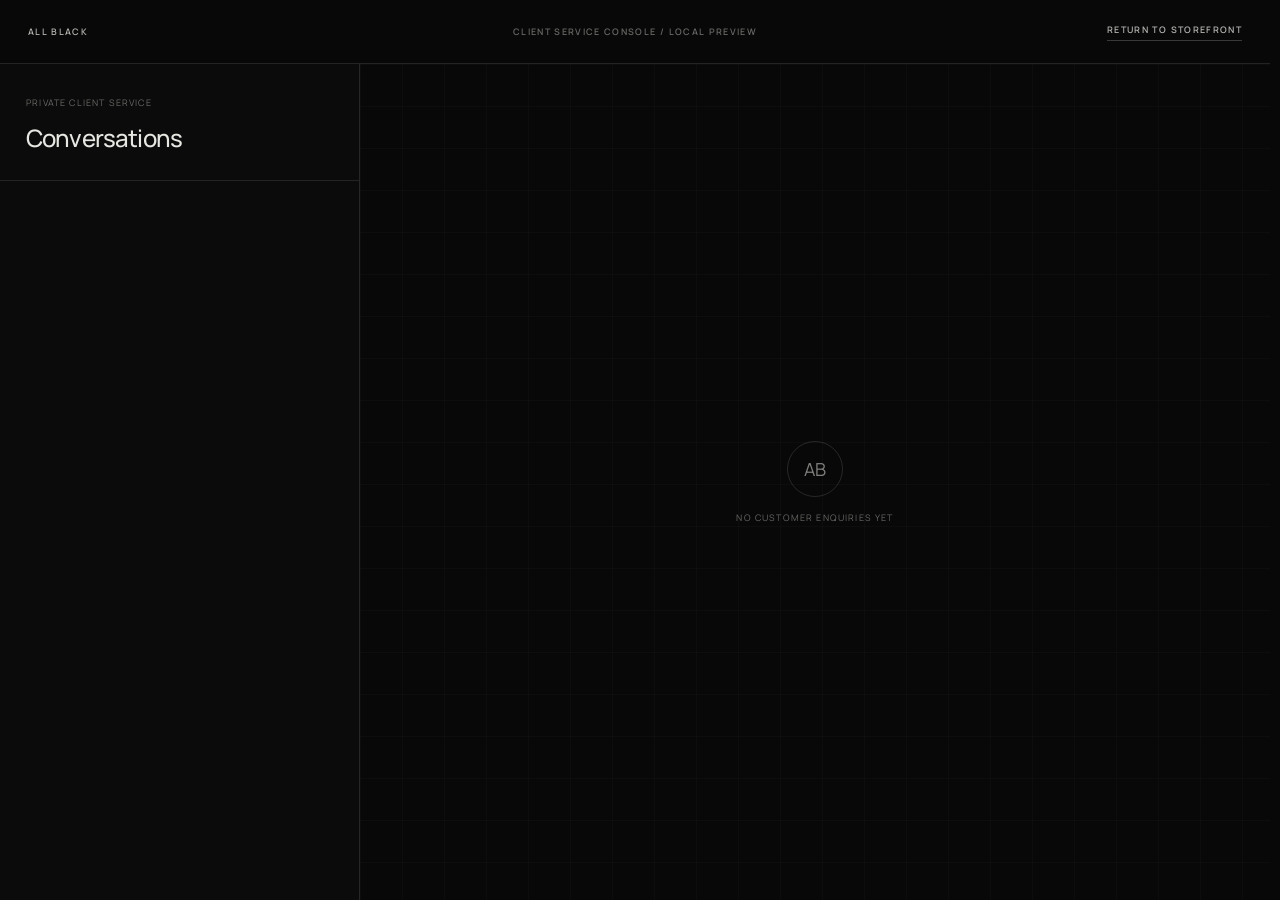
<file: support.html>
<!DOCTYPE html>
<html lang="zh-CN">
<head>
  <meta charset="UTF-8">
  <meta name="viewport" content="width=device-width, initial-scale=1.0">
  <title>ALL BLACK - Client Service Console</title>
  <link rel="preconnect" href="https://fonts.googleapis.com">
  <link rel="preconnect" href="https://fonts.gstatic.com" crossorigin>
  <link href="https://fonts.googleapis.com/css2?family=Bodoni+Moda:opsz,wght@6..96,500;6..96,700;6..96,800&family=Manrope:wght@300;400;500;600;700;800&display=swap" rel="stylesheet">
  <link rel="stylesheet" href="styles.css?v=20260918-preferences-v35">
</head>
<body class="support-desk-body" data-page="support-desk">
  <div class="support-desk-shell">
    <header class="support-desk-topbar">
      <span class="support-desk-brand">ALL BLACK</span>
      <span class="support-desk-mode">Client service console / Local preview</span>
      <a class="support-desk-return" href="index.html">Return to storefront</a>
    </header>

    <main class="support-desk-layout">
      <aside class="support-desk-sidebar">
        <div class="support-desk-sidebar-head">
          <p>Private client service</p>
          <h1>Conversations</h1>
        </div>
        <div class="support-conversation-list" data-support-conversation-list></div>
      </aside>

      <section class="support-desk-workspace">
        <div class="support-desk-empty" data-support-empty>
          <span>AB</span>
          <p>No customer enquiries yet</p>
        </div>

        <div class="support-desk-detail" data-support-detail hidden>
          <header class="support-desk-detail-head">
            <div>
              <p data-support-meta>0 messages / OPEN</p>
              <h2 data-support-title>Client</h2>
            </div>
            <button class="support-desk-status" type="button" data-support-status>Resolve</button>
          </header>

          <div class="support-desk-messages" data-support-messages></div>

          <form class="support-desk-reply" data-support-reply-form>
            <label>
              Reply to client
              <textarea rows="2" maxlength="1000" placeholder="Write a concise response" data-support-reply-input></textarea>
            </label>
            <button type="submit">Send reply</button>
          </form>
        </div>
      </section>
    </main>
  </div>
  <script src="support-chat.js?v=20260918-variants-v21"></script>
</body>
</html>
</file>
<file: styles.css>
:root {
  --bg: #080808;
  --panel: rgba(255, 255, 255, 0.06);
  --panel-strong: rgba(255, 255, 255, 0.12);
  --line: rgba(255, 255, 255, 0.14);
  --text: #f4f4f0;
  --muted: rgba(244, 244, 240, 0.72);
  --soft: rgba(244, 244, 240, 0.46);
  --accent: #f4f4f0;
  --accent-soft: rgba(255, 255, 255, 0.12);
  --shadow: 0 30px 80px rgba(0, 0, 0, 0.55);
  --header-height: 74px;
  --header-padding-x: clamp(22px, 3vw, 42px);
  --display-serif: "Bodoni Moda", "Bodoni MT", "Didot", serif;
  --editorial-display: "Bodoni Moda", "Bodoni MT", "Didot", serif;
}

* {
  box-sizing: border-box;
}

html {
  scroll-behavior: smooth;
  scrollbar-gutter: stable;
  scrollbar-width: thin;
  scrollbar-color: rgba(255, 255, 255, 0.28) rgba(255, 255, 255, 0.04);
}

/* Checkout */
body.is-checkout-demo-open {
  overflow: hidden;
}

.checkout-main {
  width: min(1460px, calc(100% - 88px));
  margin: 0 auto;
  padding: calc(var(--header-height) + 76px) 0 92px;
}

.checkout-intro {
  display: grid;
  grid-template-columns: minmax(0, 1fr) auto;
  align-items: end;
  gap: 48px;
  padding: 0 0 42px;
  border-bottom: 1px solid var(--line);
}

.checkout-intro h1 {
  max-width: 760px;
  margin: 12px 0 0;
  font-family: var(--display-serif);
  font-size: clamp(3.8rem, 7vw, 7.8rem);
  font-weight: 500;
  letter-spacing: -0.06em;
  line-height: 0.86;
}

.checkout-progress {
  display: flex;
  align-items: center;
  gap: 0;
  padding-bottom: 8px;
  color: var(--soft);
  font-size: 10px;
  letter-spacing: 0.16em;
  text-transform: uppercase;
}

.checkout-progress span {
  display: inline-flex;
  align-items: center;
  gap: 14px;
}

.checkout-progress span:not(:last-child)::after {
  content: "";
  width: 56px;
  height: 1px;
  margin-right: 14px;
  background: rgba(255, 255, 255, 0.16);
}

.checkout-progress .is-complete,
.checkout-progress .is-current {
  color: var(--text);
}

.checkout-progress .is-current::before {
  content: "";
  width: 5px;
  height: 5px;
  border-radius: 50%;
  background: var(--text);
}

.checkout-layout {
  display: grid;
  grid-template-columns: minmax(0, 1.35fr) minmax(390px, 0.65fr);
  align-items: start;
  gap: 0;
  border-bottom: 1px solid var(--line);
}

.checkout-form {
  min-width: 0;
  padding-right: clamp(42px, 6vw, 96px);
}

.checkout-section {
  padding: 46px 0;
  border-bottom: 1px solid var(--line);
}

.checkout-section-head {
  display: grid;
  grid-template-columns: 48px minmax(0, 1fr);
  gap: 18px;
  margin-bottom: 30px;
}

.checkout-section-head > span {
  padding-top: 3px;
  color: var(--soft);
  font-size: 10px;
  letter-spacing: 0.14em;
}

.checkout-section-head h2 {
  max-width: 720px;
  margin: 8px 0 0;
  font-family: var(--display-serif);
  font-size: clamp(2rem, 3vw, 3.2rem);
  font-weight: 500;
  letter-spacing: -0.035em;
  line-height: 1;
}

.checkout-fields {
  display: grid;
  gap: 22px 16px;
  padding-left: 66px;
}

.checkout-fields-two {
  grid-template-columns: repeat(2, minmax(0, 1fr));
}

.checkout-field {
  display: grid;
  gap: 9px;
  min-width: 0;
  color: var(--muted);
  font-size: 11px;
  letter-spacing: 0.08em;
}

.checkout-field-wide {
  grid-column: 1 / -1;
}

.checkout-field em {
  color: var(--soft);
  font-style: normal;
}

.checkout-field input,
.checkout-field select {
  width: 100%;
  height: 52px;
  padding: 0 14px;
  border: 1px solid rgba(255, 255, 255, 0.15);
  border-radius: 0;
  outline: 0;
  background: rgba(255, 255, 255, 0.025);
  color: var(--text);
  font: inherit;
  font-size: 14px;
  letter-spacing: 0.02em;
  transition: border-color 180ms ease, background 180ms ease;
}

.checkout-field select {
  color-scheme: dark;
}

.checkout-field input:focus,
.checkout-field select:focus {
  border-color: rgba(255, 255, 255, 0.58);
  background: rgba(255, 255, 255, 0.05);
}

.checkout-field.is-invalid input,
.checkout-field.is-invalid select {
  border-color: rgba(219, 154, 139, 0.72);
}

.checkout-field small {
  min-height: 14px;
  color: #dca598;
  font-size: 10px;
  letter-spacing: 0.03em;
}

.checkout-options {
  display: grid;
  margin-left: 66px;
  border-top: 1px solid var(--line);
}

.checkout-option {
  display: grid;
  grid-template-columns: 18px minmax(0, 1fr) auto;
  align-items: center;
  gap: 18px;
  min-height: 82px;
  padding: 16px 18px;
  border-bottom: 1px solid var(--line);
  background: transparent;
  cursor: pointer;
  transition: background 180ms ease;
}

.checkout-option:hover,
.checkout-option.is-selected {
  background: rgba(255, 255, 255, 0.045);
}

.checkout-option input {
  position: absolute;
  opacity: 0;
  pointer-events: none;
}

.checkout-option-marker {
  width: 14px;
  height: 14px;
  border: 1px solid rgba(255, 255, 255, 0.44);
  border-radius: 50%;
  box-shadow: inset 0 0 0 3px #0b0b0b;
}

.checkout-option.is-selected .checkout-option-marker {
  background: var(--text);
}

.checkout-option > span:nth-of-type(2) {
  display: grid;
  gap: 5px;
}

.checkout-option strong,
.checkout-option b {
  font-size: 13px;
  font-weight: 600;
}

.checkout-option small,
.checkout-caption {
  color: var(--soft);
  font-size: 11px;
  font-weight: 400;
}

.checkout-caption {
  margin: 14px 0 0 66px;
  line-height: 1.6;
}

.payment-methods {
  display: grid;
  grid-template-columns: repeat(2, minmax(0, 1fr));
  gap: 12px;
  margin-left: 66px;
}

.payment-method {
  display: grid;
  justify-items: start;
  gap: 7px;
  min-height: 82px;
  padding: 16px 18px;
  border: 1px solid var(--line);
  border-radius: 0;
  background: rgba(255, 255, 255, 0.018);
  color: var(--text);
  cursor: pointer;
  transition: border-color 180ms ease, background 180ms ease, transform 180ms ease;
}

.payment-method:hover,
.payment-method.is-selected {
  border-color: rgba(255, 255, 255, 0.48);
  background: rgba(255, 255, 255, 0.055);
}

.payment-method:active {
  transform: translateY(1px);
}

.payment-method span {
  font-size: 13px;
  font-weight: 600;
}

.payment-method small {
  color: var(--soft);
  font-size: 9px;
  letter-spacing: 0.14em;
}

.checkout-security-note {
  display: grid;
  grid-template-columns: 20px minmax(0, 1fr);
  gap: 14px;
  margin: 18px 0 0 66px;
  padding: 18px;
  border: 1px solid rgba(255, 255, 255, 0.09);
  color: var(--muted);
}

.checkout-security-note svg {
  width: 18px;
  fill: none;
  stroke: currentColor;
  stroke-width: 1.4;
}

.checkout-security-note p,
.checkout-assurance p {
  display: grid;
  gap: 5px;
  margin: 0;
}

.checkout-security-note strong,
.checkout-assurance strong {
  color: var(--text);
  font-size: 11px;
  font-weight: 600;
}

.checkout-security-note span,
.checkout-assurance small {
  color: var(--soft);
  font-size: 10px;
  line-height: 1.6;
}

.checkout-consent {
  display: flex;
  align-items: flex-start;
  gap: 12px;
  margin: 28px 0 0 66px;
  color: var(--muted);
  font-size: 11px;
  line-height: 1.6;
  cursor: pointer;
}

.checkout-consent input {
  width: 14px;
  height: 14px;
  margin: 2px 0 0;
  accent-color: #f4f4f0;
}

.checkout-consent.is-invalid {
  color: #dca598;
}

.checkout-form-status {
  min-height: 18px;
  margin: 16px 0 8px 66px;
  color: #dca598;
  font-size: 11px;
}

.checkout-submit {
  display: flex;
  align-items: center;
  justify-content: space-between;
  width: calc(100% - 66px);
  min-height: 62px;
  margin-left: 66px;
  padding: 0 20px;
  border: 1px solid var(--text);
  border-radius: 0;
  background: var(--text);
  color: #0a0a0a;
  font: inherit;
  font-size: 11px;
  font-weight: 700;
  letter-spacing: 0.12em;
  text-transform: uppercase;
  cursor: pointer;
  transition: background 180ms ease, color 180ms ease, transform 180ms ease;
}

.checkout-submit:hover {
  background: transparent;
  color: var(--text);
}

.checkout-submit:active {
  transform: translateY(1px);
}

.checkout-return {
  display: inline-block;
  margin: 20px 0 46px 66px;
  color: var(--soft);
  font-size: 10px;
  letter-spacing: 0.12em;
  text-decoration: none;
  text-transform: uppercase;
}

.checkout-return:hover {
  color: var(--text);
}

.checkout-summary {
  position: sticky;
  top: calc(var(--header-height) + 26px);
  min-height: 670px;
  padding: 38px 0 46px clamp(34px, 4vw, 66px);
  border-left: 1px solid var(--line);
}

.checkout-summary-head {
  display: flex;
  align-items: center;
  justify-content: space-between;
  gap: 20px;
  margin-bottom: 22px;
}

.checkout-summary-head > span {
  color: var(--soft);
  font-size: 9px;
  letter-spacing: 0.14em;
  text-transform: uppercase;
}

.checkout-item {
  display: grid;
  grid-template-columns: minmax(140px, 0.72fr) minmax(0, 1fr);
  gap: 22px;
  padding-bottom: 30px;
  border-bottom: 1px solid var(--line);
}

.checkout-item-image {
  position: relative;
  min-height: 220px;
  overflow: hidden;
  background: #d9d9d6;
}

.checkout-item-image img {
  display: block;
  width: 100%;
  height: 100%;
  min-height: 220px;
  object-fit: cover;
  filter: grayscale(1) contrast(1.03);
}

.checkout-item-image > span {
  position: absolute;
  top: 10px;
  left: 10px;
  padding: 5px 7px;
  border: 1px solid rgba(255, 255, 255, 0.3);
  background: rgba(8, 8, 8, 0.72);
  color: #fff;
  font-size: 9px;
}

.checkout-item-copy {
  display: flex;
  flex-direction: column;
  align-items: flex-start;
  min-width: 0;
  padding: 6px 0;
}

.checkout-item-copy h2 {
  margin: 0;
  font-family: var(--display-serif);
  font-size: clamp(1.8rem, 2.8vw, 3rem);
  font-weight: 500;
  letter-spacing: -0.04em;
  line-height: 0.98;
}

.checkout-item-copy p {
  margin: 14px 0 0;
  color: var(--soft);
  font-size: 10px;
  letter-spacing: 0.08em;
  text-transform: uppercase;
}

.checkout-item-copy strong {
  margin-top: 12px;
  font-size: 13px;
}

.checkout-item-copy a {
  margin-top: auto;
  color: var(--muted);
  font-size: 10px;
  text-underline-offset: 4px;
}

.checkout-totals {
  display: grid;
  gap: 0;
  margin: 20px 0 0;
}

.checkout-totals div {
  display: flex;
  justify-content: space-between;
  gap: 20px;
  padding: 11px 0;
  color: var(--muted);
  font-size: 11px;
}

.checkout-totals dt,
.checkout-totals dd {
  margin: 0;
}

.checkout-totals dd {
  text-align: right;
}

.checkout-totals .checkout-total {
  margin-top: 10px;
  padding-top: 18px;
  border-top: 1px solid var(--line);
  color: var(--text);
  font-size: 14px;
  font-weight: 700;
}

.checkout-assurance {
  display: grid;
  grid-template-columns: 8px minmax(0, 1fr);
  gap: 12px;
  margin-top: 28px;
  padding: 18px;
  border: 1px solid var(--line);
}

.checkout-assurance > span {
  width: 6px;
  height: 6px;
  margin-top: 4px;
  border-radius: 50%;
  background: var(--text);
  animation: checkout-status-pulse 2.4s ease-in-out infinite;
}

.checkout-preview-note {
  margin: 16px 0 0;
  color: var(--soft);
  font-size: 9px;
  letter-spacing: 0.12em;
  text-transform: uppercase;
}

.checkout-demo {
  position: fixed;
  inset: 0;
  z-index: 100;
}

.checkout-demo-backdrop {
  position: absolute;
  inset: 0;
  width: 100%;
  height: 100%;
  border: 0;
  background: rgba(3, 3, 3, 0.78);
  backdrop-filter: blur(12px);
}

.checkout-demo-panel {
  position: absolute;
  top: 50%;
  left: 50%;
  width: min(520px, calc(100% - 32px));
  padding: 34px;
  border: 1px solid rgba(255, 255, 255, 0.18);
  background: #121212;
  box-shadow: var(--shadow), inset 0 1px rgba(255, 255, 255, 0.04);
  transform: translate(-50%, -46%);
  opacity: 0;
  animation: checkout-dialog-in 420ms cubic-bezier(0.16, 1, 0.3, 1) forwards;
}

.checkout-demo-panel h2 {
  margin: 16px 0 18px;
  font-family: var(--display-serif);
  font-size: clamp(2.5rem, 5vw, 4.4rem);
  font-weight: 500;
  letter-spacing: -0.05em;
  line-height: 0.92;
}

.checkout-demo-panel > p:not(.section-kicker) {
  color: var(--muted);
  font-size: 13px;
  line-height: 1.75;
}

.checkout-demo-line {
  display: flex;
  justify-content: space-between;
  gap: 18px;
  margin: 26px 0;
  padding: 16px 0;
  border-top: 1px solid var(--line);
  border-bottom: 1px solid var(--line);
  font-size: 11px;
}

.checkout-demo-line span {
  color: var(--soft);
}

@keyframes checkout-status-pulse {
  0%, 100% { opacity: 0.35; transform: scale(0.82); }
  50% { opacity: 1; transform: scale(1); }
}

@keyframes checkout-dialog-in {
  to { opacity: 1; transform: translate(-50%, -50%); }
}

@media (max-width: 980px) {
  .checkout-main {
    width: min(100% - 40px, 760px);
  }

  .checkout-intro,
  .checkout-layout {
    grid-template-columns: 1fr;
  }

  .checkout-progress {
    justify-self: start;
  }

  .checkout-form {
    padding-right: 0;
  }

  .checkout-summary {
    position: static;
    grid-row: 1;
    min-height: 0;
    padding: 34px 0;
    border-bottom: 1px solid var(--line);
    border-left: 0;
  }
}

@media (max-width: 620px) {
  .checkout-main {
    width: calc(100% - 28px);
    padding-top: calc(var(--header-height) + 46px);
  }

  .checkout-intro {
    gap: 28px;
    padding-bottom: 28px;
  }

  .checkout-intro h1 {
    font-size: clamp(3.2rem, 18vw, 5.2rem);
  }

  .checkout-progress span:not(:last-child)::after {
    width: 22px;
    margin-right: 9px;
  }

  .checkout-progress span {
    gap: 9px;
  }

  .checkout-section {
    padding: 34px 0;
  }

  .checkout-section-head {
    grid-template-columns: 30px minmax(0, 1fr);
    gap: 8px;
  }

  .checkout-fields,
  .checkout-options,
  .payment-methods,
  .checkout-security-note,
  .checkout-caption,
  .checkout-consent,
  .checkout-form-status,
  .checkout-submit,
  .checkout-return {
    margin-left: 0;
    padding-left: 0;
  }

  .checkout-fields-two,
  .payment-methods {
    grid-template-columns: 1fr;
  }

  .checkout-submit {
    width: 100%;
    padding: 0 18px;
  }

  .checkout-security-note,
  .checkout-option,
  .payment-method {
    padding: 16px;
  }

  .checkout-item {
    grid-template-columns: 118px minmax(0, 1fr);
    gap: 16px;
  }

  .checkout-item-image,
  .checkout-item-image img {
    min-height: 172px;
  }

  .checkout-demo-panel {
    padding: 24px;
  }
}

@media (prefers-reduced-motion: reduce) {
  .checkout-assurance > span,
  .checkout-demo-panel {
    animation: none;
  }

  .checkout-demo-panel {
    opacity: 1;
    transform: translate(-50%, -50%);
  }
}

body {
  margin: 0;
  min-height: 100vh;
  background:
    linear-gradient(180deg, #111 0%, #060606 46%, #0b0b0b 100%);
  color: var(--text);
  font-family: "Manrope", sans-serif;
  overflow-x: hidden;
}

html::-webkit-scrollbar {
  width: 8px;
}

html::-webkit-scrollbar-track {
  background: rgba(255, 255, 255, 0.04);
}

html::-webkit-scrollbar-thumb {
  background:
    linear-gradient(180deg, rgba(255, 255, 255, 0.22), rgba(255, 255, 255, 0.14));
  border: 1px solid rgba(255, 255, 255, 0.06);
  border-radius: 999px;
}

html::-webkit-scrollbar-thumb:hover {
  background:
    linear-gradient(180deg, rgba(255, 255, 255, 0.34), rgba(255, 255, 255, 0.2));
}

body::before {
  content: "";
  position: fixed;
  inset: 0;
  pointer-events: none;
  background-image:
    linear-gradient(rgba(255, 255, 255, 0.025) 1px, transparent 1px),
    linear-gradient(90deg, rgba(255, 255, 255, 0.02) 1px, transparent 1px);
  background-size: 100% 5px, 5px 100%;
  opacity: 0.18;
  mix-blend-mode: soft-light;
}

body::after {
  content: "";
  position: fixed;
  inset: 0;
  pointer-events: none;
  background: #050505;
  opacity: 0;
  transition: opacity 320ms ease;
  z-index: 120;
}

body.is-transitioning-home {
  overflow: hidden;
}

body.is-search-open {
  overflow: hidden;
}

body.is-mobile-menu-open {
  overflow: hidden;
}

body.is-quick-view-open {
  overflow: hidden;
}

body.is-gallery-zoom-open {
  overflow: hidden;
}

body.is-transitioning-home::after {
  opacity: 1;
}

body.is-mobile-menu-open::after {
  opacity: 0.58;
}

.page-shell {
  width: 100%;
  margin: 0 auto;
  padding: 0 0 40px;
}

.header-menu-shell {
  display: contents;
}

.mobile-header-actions {
  display: none;
}

.topbar,
.subpage-topbar,
.footer {
  display: flex;
  align-items: center;
  justify-content: space-between;
  gap: 24px;
}

.topbar,
.subpage-topbar {
  position: fixed;
  top: 0;
  left: 0;
  right: 0;
  min-height: var(--header-height);
  padding-left: var(--header-padding-x);
  padding-right: var(--header-padding-x);
  box-sizing: border-box;
  border-bottom: 1px solid transparent;
  z-index: 40;
  background: rgba(10, 10, 10, 0.78);
  backdrop-filter: blur(14px);
}

.brand-mark,
.meta,
.section-kicker,
.panel-index,
.ticker-track span {
  letter-spacing: 0.16em;
  text-transform: uppercase;
}

.brand-mark,
.meta {
  font-size: 11px;
  color: rgba(244, 244, 240, 0.82);
  width: 168px;
  flex: 0 0 168px;
}

a.brand-mark {
  text-decoration: none;
  transition: color 180ms ease;
}

a.brand-mark:hover {
  color: rgba(244, 244, 240, 1);
}

a.brand-mark:focus-visible {
  border-radius: 1px;
  outline: 1px solid rgba(244, 244, 240, 0.64);
  outline-offset: 6px;
}

.nav {
  display: flex;
  align-items: center;
  gap: 24px;
  position: absolute;
  top: 50%;
  left: 50%;
  transform: translate(-50%, -50%);
  white-space: nowrap;
}

.nav-item {
  position: relative;
  display: flex;
  align-items: center;
  height: 100%;
}

.nav-item > a {
  display: inline-flex;
  align-items: center;
  height: 100%;
}

.nav-link,
.footer a,
.header-tools a,
.header-tool-button {
  color: var(--text);
  text-decoration: none;
}

.nav-link,
.header-tools a,
.header-tool-button {
  position: relative;
  display: inline-flex;
  align-items: center;
  justify-content: center;
  font-size: 13px;
  color: rgba(244, 244, 240, 0.8);
  transition: color 180ms ease, opacity 180ms ease;
}

.nav-link::after,
.header-tools a::after,
.header-tool-button::after {
  content: "";
  position: absolute;
  left: 0;
  bottom: -7px;
  width: 100%;
  height: 1px;
  background: rgba(255, 255, 255, 0.7);
  transform: scaleX(0);
  transform-origin: center;
  transition: transform 180ms ease;
}

.nav-link:hover,
.footer a:hover,
.header-tools a:hover,
.header-tool-button:hover {
  color: #fff;
}

.nav-link:hover::after,
.nav-link.is-active::after,
.header-tools a:hover::after,
.header-tool-button:hover::after,
.header-tool-button.is-active::after {
  transform: scaleX(1);
}

.nav-link.is-active {
  color: #fff;
}

.meta {
  text-align: right;
}

.header-side-right {
  display: flex;
  align-items: center;
  justify-content: flex-end;
  gap: 18px;
  min-width: 420px;
  flex: 0 0 420px;
}

.header-tools {
  display: flex;
  align-items: center;
  gap: 14px;
}

.header-tools a {
  font-size: 11px;
  letter-spacing: 0.14em;
  text-transform: uppercase;
}

.header-tool-button {
  padding: 0;
  border: 0;
  background: transparent;
  cursor: pointer;
}

.search-trigger {
  width: 18px;
  height: 18px;
}

.mobile-menu-button {
  display: inline-flex;
  position: relative;
  align-items: center;
  justify-content: center;
  width: 28px;
  height: 28px;
  padding: 0;
  border: 0;
  background: transparent;
  color: rgba(244, 244, 240, 0.84);
  cursor: pointer;
}

.mobile-menu-button span {
  position: absolute;
  left: 3px;
  right: 3px;
  display: block;
  height: 1.5px;
  border-radius: 999px;
  background: currentColor;
  transition: transform 180ms ease, opacity 180ms ease;
}

.mobile-menu-button span:nth-child(1) {
  top: 8px;
}

.mobile-menu-button span:nth-child(2) {
  top: 13px;
}

.mobile-menu-button span:nth-child(3) {
  top: 18px;
}

.is-mobile-menu-open .mobile-menu-button span:nth-child(1) {
  transform: translateY(5px) rotate(45deg);
}

.is-mobile-menu-open .mobile-menu-button span:nth-child(2) {
  opacity: 0;
}

.is-mobile-menu-open .mobile-menu-button span:nth-child(3) {
  transform: translateY(-5px) rotate(-45deg);
}

.search-trigger::after {
  bottom: -9px;
}

.search-trigger svg {
  width: 16px;
  height: 16px;
  fill: none;
  stroke: currentColor;
  stroke-width: 1.8;
  stroke-linecap: round;
  stroke-linejoin: round;
}

.language-picker {
  position: relative;
  display: flex;
  align-items: center;
}

.language-trigger {
  border: 0;
  background: transparent;
  padding: 0;
  cursor: pointer;
  font: inherit;
  font-size: 13px;
  letter-spacing: normal;
  text-transform: none;
}

.language-trigger span {
  display: inline-flex;
  align-items: center;
  gap: 8px;
}

.language-trigger span::after {
  content: "";
  width: 7px;
  height: 7px;
  border-right: 1px solid currentColor;
  border-bottom: 1px solid currentColor;
  transform: translateY(-1px) rotate(45deg);
  opacity: 0.72;
  transition: transform 180ms ease, opacity 180ms ease;
}

.language-picker.is-open .language-trigger span::after {
  transform: translateY(1px) rotate(225deg);
  opacity: 1;
}

.language-menu {
  visibility: hidden;
  left: auto;
  right: 0;
  min-width: 172px;
  transform: translate(0, 8px);
}

.language-picker.is-open .language-menu {
  visibility: visible;
  opacity: 1;
  pointer-events: auto;
  transform: translate(0, 0);
}

.language-option {
  width: 100%;
  border: 0;
  background: transparent;
  padding: 0;
  color: rgba(244, 244, 240, 0.78);
  font: inherit;
  font-size: 12px;
  letter-spacing: 0.08em;
  line-height: 1.3;
  text-align: left;
  text-transform: uppercase;
  cursor: pointer;
  transition: color 180ms ease, opacity 180ms ease;
}

.language-option:hover,
.language-option:focus-visible,
.language-option.is-active {
  color: #fff;
  outline: none;
}

.search-overlay[hidden] {
  display: none;
}

.search-overlay {
  position: fixed;
  inset: 0;
  z-index: 150;
}

.search-overlay-backdrop {
  position: absolute;
  inset: 0;
  border: 0;
  background: rgba(4, 4, 4, 0.82);
  backdrop-filter: blur(10px);
  cursor: pointer;
}

.search-panel {
  position: relative;
  width: min(760px, calc(100% - 32px));
  margin: max(88px, 12vh) auto 0;
  padding: 26px;
  border: 1px solid rgba(255, 255, 255, 0.1);
  background: rgba(14, 14, 14, 0.96);
  box-shadow: 0 28px 80px rgba(0, 0, 0, 0.45);
}

.search-panel-head {
  display: flex;
  align-items: center;
  justify-content: space-between;
  gap: 20px;
}

.search-panel-head .section-kicker {
  margin: 0;
}

.search-close {
  border: 0;
  background: transparent;
  color: rgba(244, 244, 240, 0.72);
  font-size: 11px;
  letter-spacing: 0.16em;
  text-transform: uppercase;
  cursor: pointer;
  transition: color 180ms ease;
}

.search-close:hover {
  color: #fff;
}

.search-input-wrap {
  display: grid;
  grid-template-columns: 20px 1fr;
  align-items: center;
  gap: 14px;
  margin-top: 18px;
  padding: 16px 18px;
  border: 1px solid rgba(255, 255, 255, 0.12);
  background: rgba(255, 255, 255, 0.03);
}

.search-input-wrap svg {
  width: 18px;
  height: 18px;
  fill: none;
  stroke: rgba(244, 244, 240, 0.72);
  stroke-width: 1.8;
  stroke-linecap: round;
  stroke-linejoin: round;
}

.search-input {
  width: 100%;
  border: 0;
  outline: 0;
  background: transparent;
  color: #f4f4f0;
  font: inherit;
  font-size: 18px;
}

.search-input::placeholder {
  color: rgba(244, 244, 240, 0.42);
}

.search-tags {
  display: flex;
  flex-wrap: wrap;
  gap: 10px;
  margin-top: 18px;
}

.search-tag {
  padding: 8px 12px;
  border: 1px solid rgba(255, 255, 255, 0.1);
  background: rgba(255, 255, 255, 0.03);
  color: rgba(244, 244, 240, 0.78);
  font: inherit;
  font-size: 11px;
  letter-spacing: 0.12em;
  text-transform: uppercase;
  cursor: pointer;
  transition: border-color 180ms ease, color 180ms ease, background 180ms ease;
}

.search-tag:hover {
  color: #fff;
  border-color: rgba(255, 255, 255, 0.22);
  background: rgba(255, 255, 255, 0.07);
}

.search-results {
  display: grid;
  gap: 12px;
  margin-top: 20px;
}

.search-result {
  display: grid;
  gap: 6px;
  padding: 16px 18px;
  border: 1px solid rgba(255, 255, 255, 0.08);
  background: rgba(255, 255, 255, 0.02);
  color: inherit;
  text-decoration: none;
  transition: border-color 180ms ease, background 180ms ease, transform 180ms ease;
}

.search-result:hover {
  border-color: rgba(255, 255, 255, 0.18);
  background: rgba(255, 255, 255, 0.05);
  transform: translateY(-1px);
}

.search-result-type,
.search-empty {
  font-size: 11px;
  letter-spacing: 0.14em;
  text-transform: uppercase;
  color: rgba(244, 244, 240, 0.55);
}

.search-result-title {
  font-size: 22px;
  line-height: 0.95;
}

.search-result-meta {
  color: rgba(244, 244, 240, 0.7);
  font-size: 14px;
  line-height: 1.6;
}

.nav-menu {
  position: absolute;
  top: calc(100% + 6px);
  left: 50%;
  display: grid;
  gap: 10px;
  min-width: 190px;
  padding: 14px 16px;
  border: 1px solid rgba(255, 255, 255, 0.1);
  background: rgba(12, 12, 12, 0.94);
  backdrop-filter: blur(18px);
  box-shadow: 0 24px 48px rgba(0, 0, 0, 0.35);
  opacity: 0;
  pointer-events: none;
  transform: translate(-50%, 8px);
  transition: opacity 180ms ease, transform 180ms ease;
}

.nav-dropdown::after {
  content: "";
  position: absolute;
  top: 100%;
  left: -10px;
  right: -10px;
  height: 16px;
}

.nav-menu a {
  font-size: 12px;
  letter-spacing: 0.08em;
  text-transform: uppercase;
}

.nav-menu a::after {
  bottom: -3px;
}

.nav-dropdown:not(.language-picker):hover .nav-menu,
.nav-dropdown:not(.language-picker):focus-within .nav-menu {
  opacity: 1;
  pointer-events: auto;
  transform: translate(-50%, 0);
}

.preferences-picker .language-trigger {
  min-width: 126px;
  justify-content: flex-end;
  white-space: nowrap;
}

.preferences-picker .preferences-menu {
  right: 0;
  left: auto;
  width: min(440px, calc(100vw - 32px));
  max-height: calc(100dvh - var(--header-height) - 20px);
  gap: 0;
  padding: 0;
  overflow-x: hidden;
  overflow-y: auto;
  transform: translate(0, 10px);
  border-color: rgba(255, 255, 255, 0.16);
  background: linear-gradient(135deg, rgba(24, 24, 24, 0.995), rgba(10, 10, 10, 0.985));
  -webkit-backdrop-filter: blur(42px) saturate(54%) brightness(46%);
  backdrop-filter: blur(42px) saturate(54%) brightness(46%);
  box-shadow: 0 28px 68px rgba(0, 0, 0, 0.5), inset 0 1px 0 rgba(255, 255, 255, 0.08);
  transition: transform 220ms cubic-bezier(0.16, 1, 0.3, 1);
}

.preferences-picker.is-open .preferences-menu {
  transform: translate(0, 0);
}

.preferences-head,
.preferences-group,
.preferences-note {
  padding-right: 20px;
  padding-left: 20px;
}

.preferences-head {
  display: flex;
  align-items: flex-end;
  justify-content: space-between;
  gap: 24px;
  padding-top: 18px;
  padding-bottom: 16px;
  border-bottom: 1px solid rgba(255, 255, 255, 0.1);
}

.preferences-head span,
.preferences-label,
.preferences-note {
  color: rgba(244, 244, 240, 0.48);
  font-size: 9px;
  letter-spacing: 0.14em;
  line-height: 1.4;
  text-transform: uppercase;
}

.preferences-head strong {
  max-width: 220px;
  color: rgba(244, 244, 240, 0.94);
  font-size: 12px;
  font-weight: 500;
  line-height: 1.3;
  text-align: right;
}

.preferences-group {
  display: grid;
  grid-template-columns: 88px minmax(0, 1fr);
  gap: 14px;
  padding-top: 16px;
  padding-bottom: 16px;
  border-bottom: 1px solid rgba(255, 255, 255, 0.08);
}

.preferences-label {
  padding-top: 7px;
}

.preferences-options {
  display: grid;
  grid-template-columns: repeat(2, minmax(0, 1fr));
  gap: 5px;
}

.preferences-currencies {
  grid-template-columns: repeat(3, minmax(0, 1fr));
}

.preference-option,
.preferences-menu .language-option {
  min-height: 34px;
  padding: 7px 9px;
  border: 1px solid rgba(255, 255, 255, 0.09);
  background: rgba(255, 255, 255, 0.025);
  color: rgba(244, 244, 240, 0.66);
  font: inherit;
  font-size: 10px;
  letter-spacing: 0.04em;
  line-height: 1.2;
  text-align: left;
  text-transform: none;
  cursor: pointer;
  transition: color 180ms ease, border-color 180ms ease, background-color 180ms ease, transform 180ms ease;
}

.preference-option:hover,
.preference-option:focus-visible,
.preference-option.is-active,
.preferences-menu .language-option:hover,
.preferences-menu .language-option:focus-visible,
.preferences-menu .language-option.is-active {
  border-color: rgba(255, 255, 255, 0.28);
  background: rgba(255, 255, 255, 0.09);
  color: #fff;
  outline: none;
}

.preference-option:active,
.preferences-menu .language-option:active {
  transform: translateY(1px);
}

.currency-option {
  position: relative;
  display: grid;
  place-items: center;
  gap: 2px;
  min-height: 54px;
  padding-right: 4px;
  padding-left: 4px;
  text-align: center;
}

.currency-option span {
  color: rgba(244, 244, 240, 0.42);
  font-family: "Bodoni Moda", serif;
  font-size: 15px;
  line-height: 1;
}

.currency-option.is-active span {
  color: #fff;
}

.currency-option b {
  font-size: 9px;
  font-weight: 500;
  letter-spacing: 0.08em;
}

.currency-option small {
  min-height: 9px;
  color: rgba(244, 244, 240, 0.42);
  font-size: 7px;
  letter-spacing: 0.04em;
  line-height: 1.1;
}

.currency-option.is-regional-default::after {
  content: "";
  position: absolute;
  top: 7px;
  right: 7px;
  width: 4px;
  height: 4px;
  border-radius: 50%;
  background: rgba(244, 244, 240, 0.72);
}

.preferences-note {
  margin: 0;
  padding-top: 13px;
  padding-bottom: 14px;
  text-transform: none;
}

.hero {
  position: relative;
  width: 100%;
  min-height: 100svh;
  margin-left: 0;
  margin-bottom: 18px;
  overflow: hidden;
  background: #0a0a0a;
  --hero-progress: 0;
  --hero-shift: 0px;
}

.hero-grid {
  position: relative;
  z-index: 2;
  display: grid;
  grid-template-columns: minmax(320px, 0.78fr) minmax(380px, 1.22fr);
  align-items: center;
  gap: clamp(32px, 5vw, 84px);
  min-height: 100svh;
  padding: calc(var(--header-height) + 34px) clamp(22px, 4vw, 48px) 42px;
}

.hero-copy {
  position: relative;
  z-index: 4;
  max-width: 460px;
  padding-left: clamp(10px, 2vw, 26px);
  transform: translateY(calc(var(--hero-shift) * -0.22));
}

.eyebrow {
  margin: 0 0 16px;
  color: rgba(244, 244, 240, 0.9);
  font-size: 12px;
  font-weight: 700;
  letter-spacing: 0.18em;
  text-transform: uppercase;
}

.hero h1,
.section-heading h2,
.lookbook-copy h2,
.story-copy h2,
.image-card-copy h3 {
  margin: 0;
  font-family: var(--display-serif);
  font-weight: 400;
  line-height: 0.92;
  letter-spacing: -0.035em;
  text-rendering: optimizeLegibility;
  -webkit-font-smoothing: antialiased;
}

.editorial-title {
  font-family: var(--editorial-display) !important;
  font-weight: 700 !important;
  font-optical-sizing: auto;
  line-height: 0.88;
  letter-spacing: -0.04em;
  text-rendering: optimizeLegibility;
  -webkit-font-smoothing: antialiased;
}

.hero h1 {
  font-size: clamp(4rem, 8.8vw, 8rem);
  letter-spacing: -0.075em;
  text-transform: uppercase;
  text-wrap: balance;
}

.hero h2 {
  margin: 22px 0 0;
  max-width: 280px;
  font-size: 17px;
  font-weight: 500;
  line-height: 1.35;
  color: var(--muted);
}

.intro {
  max-width: 360px;
  margin: 26px 0 0;
  color: var(--muted);
  font-size: 15px;
  line-height: 1.85;
}

.hero-actions {
  display: flex;
  flex-wrap: wrap;
  gap: 14px;
  margin-top: 34px;
}

.hero-notes {
  display: grid;
  gap: 10px;
  margin-top: 34px;
}

.hero-notes span {
  color: var(--soft);
  font-size: 12px;
  letter-spacing: 0.08em;
  text-transform: uppercase;
}

.button {
  display: inline-flex;
  align-items: center;
  justify-content: center;
  padding: 13px 22px;
  border: 1px solid rgba(255, 255, 255, 0.2);
  border-radius: 999px;
  text-decoration: none;
  color: var(--text);
  font-size: 13px;
  font-weight: 600;
  transition: transform 180ms ease, background 180ms ease, border-color 180ms ease, color 180ms ease;
}

.button:not(.product-buy-button):hover {
  transform: translateY(-2px);
  border-color: rgba(255, 255, 255, 0.34);
  color: #fff;
}

.button-primary {
  background: rgba(255, 255, 255, 0.14);
  border-color: rgba(255, 255, 255, 0.24);
  color: #fff;
}

.button-primary:hover {
  background: rgba(255, 255, 255, 0.24);
  color: #fff;
}

.button-secondary {
  background: rgba(255, 255, 255, 0.04);
  backdrop-filter: blur(12px);
}

.hero-stage {
  position: relative;
  min-height: min(82vh, 920px);
  display: flex;
  align-items: center;
  justify-content: center;
  transform: translateY(calc(var(--hero-shift) * 0.08));
}

.hero-grid-lines,
.hero-footer {
  position: absolute;
}

.hero-grid-lines {
  inset: 8% 0 10% 18%;
  pointer-events: none;
  border: 1px solid rgba(255, 255, 255, 0.1);
  background:
    linear-gradient(rgba(255, 255, 255, 0.075) 1px, transparent 1px),
    linear-gradient(90deg, rgba(255, 255, 255, 0.075) 1px, transparent 1px);
  background-size: 100% 44px, 44px 100%;
  opacity: 0.5;
  mask-image: linear-gradient(90deg, transparent 0%, black 18%, black 86%, transparent 100%);
}

.hero-stage-copy {
  position: absolute;
  right: clamp(48px, 8vw, 108px);
  top: 50%;
  z-index: 3;
  display: grid;
  gap: 10px;
  max-width: 320px;
  transform: translateY(-50%);
  text-align: left;
}

.hero-stage-copy p,
.hero-stage-copy span {
  margin: 0;
  color: var(--soft);
  font-size: 12px;
  letter-spacing: 0.14em;
  text-transform: uppercase;
}

.hero-stage-copy h2 {
  margin: 0;
  max-width: 320px;
  font-family: var(--display-serif);
  font-size: clamp(1.9rem, 3vw, 3.2rem);
  font-weight: 400;
  line-height: 0.98;
  color: rgba(244, 244, 240, 0.92);
  letter-spacing: -0.03em;
  text-rendering: optimizeLegibility;
  -webkit-font-smoothing: antialiased;
}

.hero-stage-copy .editorial-title {
  line-height: 0.9;
  letter-spacing: -0.055em;
}

.hero-stamp {
  position: absolute;
  left: auto;
  right: clamp(72px, 7vw, 110px);
  bottom: clamp(164px, 21vh, 220px);
  z-index: 6;
  display: grid;
  gap: 8px;
  min-width: 228px;
  padding: 16px 18px;
  border: 1px solid rgba(255, 255, 255, 0.14);
  background: rgba(28, 28, 28, 0.88);
  box-shadow: inset 0 0 0 1px rgba(255, 255, 255, 0.02);
  transform: translateY(calc(var(--hero-shift) * -0.08));
}

.hero-stamp span {
  color: var(--soft);
  font-size: 12px;
  letter-spacing: 0.14em;
  text-transform: uppercase;
}

.hero-stamp strong {
  font-size: 15px;
  font-weight: 700;
  line-height: 1.25;
}

.hero-footer {
  right: clamp(22px, 4vw, 44px);
  bottom: 22px;
  left: clamp(22px, 4vw, 44px);
  z-index: 4;
  display: flex;
  justify-content: space-between;
  gap: 20px;
  padding-top: 16px;
  border-top: 1px solid rgba(255, 255, 255, 0.08);
  transform: translateY(calc(var(--hero-shift) * -0.1));
}

.hero-footer span {
  color: var(--soft);
  font-size: 11px;
  letter-spacing: 0.14em;
  text-transform: uppercase;
}

html.home-transition-armed body[data-page="home"] .hero-copy,
html.home-transition-armed body[data-page="home"] .hero-stage,
html.home-transition-armed body[data-page="home"] .hero-stamp,
html.home-transition-armed body[data-page="home"] .hero-footer {
  opacity: 0;
  will-change: opacity, transform;
  transition:
    opacity 820ms cubic-bezier(0.2, 0.7, 0.16, 1),
    transform 820ms cubic-bezier(0.2, 0.7, 0.16, 1);
}

html.home-transition-armed body[data-page="home"] .hero-copy {
  transform: translateY(12px);
  transition-delay: 30ms;
}

html.home-transition-armed body[data-page="home"] .hero-stage {
  transform: translateY(20px);
  transition-delay: 220ms;
}

html.home-transition-armed body[data-page="home"] .hero-stamp {
  transform: translateY(18px);
  transition-delay: 320ms;
}

html.home-transition-armed body[data-page="home"] .hero-footer {
  transform: translateY(18px);
  transition-delay: 390ms;
}

html.home-transition-armed body[data-page="home"].is-home-entered .hero-copy,
html.home-transition-armed body[data-page="home"].is-home-entered .hero-stage,
html.home-transition-armed body[data-page="home"].is-home-entered .hero-stamp,
html.home-transition-armed body[data-page="home"].is-home-entered .hero-footer {
  opacity: 1;
  transform: translateY(0);
}

html.home-transition-armed body[data-page="home"] .hero-copy > .eyebrow,
html.home-transition-armed body[data-page="home"] .hero-copy > .intro,
html.home-transition-armed body[data-page="home"] .hero-copy > .hero-actions,
html.home-transition-armed body[data-page="home"] .hero-copy > .hero-notes {
  opacity: 0;
  transform: translateY(16px);
  will-change: opacity, transform;
  transition:
    opacity 700ms cubic-bezier(0.2, 0.7, 0.16, 1),
    transform 700ms cubic-bezier(0.2, 0.7, 0.16, 1);
}

html.home-transition-armed body[data-page="home"] .hero-copy > h1 {
  opacity: 0;
  transform: translateY(30px);
  filter: blur(10px);
  will-change: opacity, transform, filter;
  transition:
    opacity 980ms cubic-bezier(0.16, 0.84, 0.2, 1),
    transform 980ms cubic-bezier(0.16, 0.84, 0.2, 1),
    filter 980ms cubic-bezier(0.16, 0.84, 0.2, 1);
  transition-delay: 340ms;
}

html.home-transition-armed body[data-page="home"] .hero-copy > .eyebrow {
  transition-delay: 80ms;
}

html.home-transition-armed body[data-page="home"] .hero-copy > .intro {
  transition-delay: 150ms;
}

html.home-transition-armed body[data-page="home"] .hero-copy > .hero-actions {
  transition-delay: 220ms;
}

html.home-transition-armed body[data-page="home"] .hero-copy > .hero-notes {
  transition-delay: 280ms;
}

html.home-transition-armed body[data-page="home"].is-home-entered .hero-copy > .eyebrow,
html.home-transition-armed body[data-page="home"].is-home-entered .hero-copy > .intro,
html.home-transition-armed body[data-page="home"].is-home-entered .hero-copy > .hero-actions,
html.home-transition-armed body[data-page="home"].is-home-entered .hero-copy > .hero-notes,
html.home-transition-armed body[data-page="home"].is-home-entered .hero-copy > h1 {
  opacity: 1;
  transform: translateY(0);
  filter: blur(0);
}

.ticker {
  overflow: hidden;
  width: min(1440px, calc(100% - 40px));
  margin: 18px auto 0;
  border-top: 1px solid var(--line);
  border-bottom: 1px solid var(--line);
}

.ticker-track {
  display: flex;
  gap: 46px;
  width: max-content;
  padding: 16px 0;
  animation: ticker 24s linear infinite;
}

.ticker-track span {
  font-size: 12px;
  color: var(--muted);
}

.feature-card,
.lookbook,
.story-band,
.footer {
  border: 1px solid var(--line);
  background: var(--panel);
  backdrop-filter: blur(18px);
  box-shadow: var(--shadow);
}

[data-reveal] {
  opacity: 0;
  transform: translateY(28px);
  transition: opacity 520ms ease, transform 520ms ease;
}

[data-reveal].is-visible {
  opacity: 1;
  transform: translateY(0);
}

.section-grid {
  display: grid;
  grid-template-columns: 1.15fr 0.85fr;
  gap: 24px;
  width: min(1440px, calc(100% - 40px));
  margin: 28px auto 0;
}

.arrivals-showcase {
  position: relative;
  isolation: isolate;
  overflow: hidden;
  width: min(1440px, calc(100% - 40px));
  margin: 28px auto 0;
  border: 1px solid var(--line);
  background:
    linear-gradient(118deg, rgba(255, 255, 255, 0.035), transparent 35%),
    var(--panel);
  box-shadow: var(--shadow);
}

.arrivals-showcase::before {
  content: "";
  position: absolute;
  z-index: -1;
  top: 0;
  right: 18%;
  width: 24%;
  height: 1px;
  background: rgba(244, 244, 240, 0.52);
}

.arrivals-head {
  display: grid;
  grid-template-columns: minmax(0, 1.35fr) minmax(300px, 0.65fr);
  gap: clamp(38px, 7vw, 110px);
  align-items: end;
  padding: clamp(28px, 4vw, 54px) clamp(22px, 3.4vw, 48px) 34px;
  border-bottom: 1px solid var(--line);
}

.arrivals-heading .section-kicker {
  margin-bottom: 18px;
}

.arrivals-heading h2 {
  max-width: 820px;
  font-size: clamp(3.5rem, 7.2vw, 7.7rem);
  line-height: 0.86;
  letter-spacing: -0.065em;
  text-wrap: balance;
}

.arrivals-intro {
  display: grid;
  gap: 26px;
  padding-bottom: 5px;
}

.arrivals-intro > p {
  max-width: 430px;
  color: var(--muted);
  font-size: 14px;
  line-height: 1.75;
}

.arrivals-controls {
  display: flex;
  flex-wrap: wrap;
  gap: 10px;
}

.arrivals-controls button,
.arrivals-controls a {
  display: inline-flex;
  align-items: center;
  justify-content: center;
  min-height: 38px;
  padding: 9px 15px;
  border: 1px solid rgba(255, 255, 255, 0.16);
  border-radius: 999px;
  background: rgba(255, 255, 255, 0.025);
  color: var(--text);
  font: inherit;
  font-size: 10px;
  letter-spacing: 0.12em;
  text-decoration: none;
  text-transform: uppercase;
  cursor: pointer;
  transition: border-color 180ms ease, background-color 180ms ease;
}

.arrivals-controls button::before {
  content: "";
  width: 5px;
  height: 5px;
  margin-right: 8px;
  border-radius: 50%;
  background: var(--text);
  box-shadow: 0 0 0 3px rgba(255, 255, 255, 0.08);
  animation: arrivals-pulse 1.8s ease-in-out infinite;
}

.arrivals-showcase.is-paused .arrivals-controls button::before {
  opacity: 0.42;
  animation: none;
}

.arrivals-controls button:hover,
.arrivals-controls a:hover,
.arrivals-controls button:focus-visible,
.arrivals-controls a:focus-visible {
  border-color: rgba(255, 255, 255, 0.42);
  background: rgba(255, 255, 255, 0.07);
}

.arrivals-viewport {
  overflow-x: auto;
  overflow-y: hidden;
  width: 100%;
  cursor: grab;
  scrollbar-width: none;
  overscroll-behavior-inline: contain;
  touch-action: pan-y;
  -webkit-mask-image: linear-gradient(90deg, transparent, #000 14px, #000 calc(100% - 14px), transparent);
  mask-image: linear-gradient(90deg, transparent, #000 14px, #000 calc(100% - 14px), transparent);
}

.arrivals-viewport::-webkit-scrollbar {
  display: none;
}

.arrivals-viewport.is-dragging {
  cursor: grabbing;
}

.arrivals-track {
  display: flex;
  width: max-content;
  padding: 26px 0 30px;
}

.arrivals-sequence {
  display: flex;
  flex: none;
  gap: 14px;
  align-items: flex-start;
  padding-left: 14px;
}

.arrival-card {
  display: block;
  flex: none;
  width: clamp(300px, 24vw, 370px);
  color: var(--text);
  text-decoration: none;
  -webkit-user-drag: none;
}

.arrival-card-media {
  position: relative;
  overflow: hidden;
  margin: 0;
  aspect-ratio: 4 / 5;
  border: 0;
  background: transparent;
}

.arrival-card img {
  display: block;
  width: 100%;
  height: 100%;
  object-fit: cover;
  filter: grayscale(1) contrast(1.04) brightness(0.9);
  transform: scale(1.002);
  transition: filter 520ms ease, transform 720ms cubic-bezier(0.2, 0.7, 0.2, 1);
  user-select: none;
}

.arrival-card-index {
  position: absolute;
  top: 13px;
  left: 13px;
  padding: 6px 8px;
  border: 1px solid rgba(255, 255, 255, 0.22);
  background: rgba(7, 7, 7, 0.7);
  color: rgba(255, 255, 255, 0.86);
  font-size: 9px;
  letter-spacing: 0.16em;
  backdrop-filter: blur(10px);
}

.arrival-card-copy {
  display: grid;
  grid-template-columns: minmax(0, 1fr) auto;
  gap: 8px 18px;
  align-items: end;
  padding: 16px 2px 0;
}

.arrival-card-copy p {
  grid-column: 1 / -1;
  color: var(--soft);
  font-size: 9px;
  letter-spacing: 0.14em;
  text-transform: uppercase;
}

.arrival-card-copy h3 {
  display: -webkit-box;
  overflow: hidden;
  min-height: 1.96em;
  font-size: clamp(1.45rem, 2.15vw, 2.15rem);
  line-height: 0.98;
  -webkit-box-orient: vertical;
  -webkit-line-clamp: 2;
}

.arrival-card-copy > span {
  color: rgba(244, 244, 240, 0.66);
  font-size: 10px;
  letter-spacing: 0.08em;
  white-space: nowrap;
}

.arrival-card:hover img,
.arrival-card:focus-visible img {
  filter: grayscale(0.35) contrast(1.02) brightness(0.98);
  transform: scale(1.035);
}

.arrival-card:focus-visible {
  outline: 1px solid rgba(255, 255, 255, 0.5);
  outline-offset: 5px;
}

.arrivals-foot {
  display: flex;
  justify-content: space-between;
  gap: 24px;
  padding: 17px clamp(22px, 3.4vw, 48px) 19px;
  border-top: 1px solid var(--line);
  color: var(--soft);
  font-size: 9px;
  letter-spacing: 0.14em;
  text-transform: uppercase;
}

@keyframes arrivals-pulse {
  0%,
  100% {
    opacity: 0.42;
  }
  50% {
    opacity: 1;
  }
}

.section-actions {
  display: flex;
  flex-wrap: wrap;
  gap: 14px;
  margin-top: 30px;
}

.feature-card {
  padding: 30px;
}

.large-card {
  display: flex;
  flex-direction: column;
  justify-content: space-between;
  min-height: 420px;
}

.section-kicker {
  display: inline-block;
  margin-bottom: 12px;
  color: rgba(244, 244, 240, 0.88);
  font-size: 11px;
}

.section-heading h2,
.lookbook-copy h2,
.story-copy h2 {
  max-width: 700px;
  font-size: clamp(2rem, 4vw, 4rem);
}

.section-copy,
.lookbook-copy p,
.story-copy p,
.feature-list li,
.mini-panel p {
  color: var(--muted);
  font-size: 16px;
  line-height: 1.8;
}

.feature-list {
  display: grid;
  gap: 12px;
  margin: 26px 0 0;
  padding-left: 20px;
}

.image-card {
  display: grid;
  grid-template-rows: minmax(280px, 1fr) auto;
  padding: 0;
}

.image-card img {
  display: block;
  width: 100%;
  min-height: 100%;
  object-fit: cover;
  filter: grayscale(1) contrast(1.05) brightness(0.93);
}

.image-card-copy {
  padding: 24px 26px 28px;
  border-top: 1px solid var(--line);
}

.image-card-copy p {
  margin: 0 0 12px;
  color: var(--soft);
  font-size: 12px;
  letter-spacing: 0.14em;
  text-transform: uppercase;
}

.image-card-copy h3 {
  font-size: clamp(1.4rem, 2.4vw, 2.4rem);
}

.inline-link {
  display: inline-flex;
  align-items: center;
  gap: 8px;
  margin-top: 18px;
  color: var(--text);
  text-decoration: none;
  font-size: 13px;
  letter-spacing: 0.08em;
  text-transform: uppercase;
  opacity: 0.85;
  transition: opacity 180ms ease, transform 180ms ease;
}

.inline-link:hover {
  opacity: 1;
  transform: translateX(3px);
}

.lookbook,
.story-band {
  display: grid;
  gap: 24px;
  width: min(1440px, calc(100% - 40px));
  margin: 24px auto 0;
  padding: 30px;
}

.lookbook {
  grid-template-columns: 1fr 1.2fr;
}

.lookbook-layout {
  display: grid;
  grid-template-columns: repeat(3, 1fr);
  gap: 18px;
}

.product-grid,
.shop-grid {
  display: grid;
  gap: 20px;
}

.product-grid {
  grid-template-columns: repeat(3, 1fr);
}

.shop-grid {
  grid-template-columns: repeat(4, 1fr);
}

.product-card {
  overflow: hidden;
  border: 1px solid var(--line);
  background: var(--panel);
  backdrop-filter: blur(18px);
  box-shadow: var(--shadow);
  transition: transform 180ms ease, border-color 180ms ease;
}

.product-card.is-clickable {
  cursor: pointer;
}

.product-card[hidden] {
  display: none;
}

.product-card:hover {
  transform: translateY(-4px);
  border-color: rgba(255, 255, 255, 0.22);
}

.product-card:focus-visible {
  outline: 1px solid rgba(255, 255, 255, 0.36);
  outline-offset: 2px;
  transform: translateY(-4px);
  border-color: rgba(255, 255, 255, 0.22);
}

.product-card img {
  display: block;
  width: 100%;
  height: 420px;
  object-fit: cover;
  filter: grayscale(1) contrast(1.04) brightness(0.94);
}

.product-card-copy {
  display: grid;
  gap: 10px;
  padding: 20px 22px 24px;
  border-top: 1px solid var(--line);
}

.product-card-actions {
  display: flex;
  flex-wrap: wrap;
  gap: 18px;
  align-items: center;
}

.inline-link-button {
  padding: 0;
  border: 0;
  background: transparent;
  font: inherit;
  cursor: pointer;
}

.product-card-copy p,
.product-card-copy .product-price {
  margin: 0;
  color: var(--soft);
  font-size: 12px;
  letter-spacing: 0.14em;
  text-transform: uppercase;
}

.product-card-copy h3 {
  margin: 0;
  font-family: var(--display-serif);
  font-size: clamp(1.5rem, 2vw, 2rem);
  line-height: 0.98;
  font-weight: 400;
  letter-spacing: -0.028em;
  text-rendering: optimizeLegibility;
  -webkit-font-smoothing: antialiased;
}

.product-card-copy .editorial-title {
  line-height: 0.92;
  letter-spacing: -0.05em;
}

.product-caption {
  color: var(--muted);
  font-size: 14px;
  line-height: 1.6;
}

.mini-panel {
  min-height: 240px;
  padding: 22px;
  border: 1px solid rgba(255, 255, 255, 0.1);
  background:
    linear-gradient(180deg, rgba(255, 255, 255, 0.08), transparent),
    rgba(255, 255, 255, 0.04);
}

.mini-panel.bright {
  background:
    radial-gradient(circle at top, rgba(255, 255, 255, 0.18), transparent 38%),
    rgba(255, 255, 255, 0.08);
}

.panel-index {
  display: inline-block;
  margin-bottom: 56px;
  color: var(--soft);
  font-size: 11px;
}

.mini-panel h3 {
  margin: 0 0 10px;
  font-family: var(--display-serif);
  font-size: 22px;
  font-weight: 400;
  letter-spacing: -0.024em;
  text-transform: uppercase;
}

.story-band {
  grid-template-columns: 1.1fr 0.9fr;
  align-items: start;
}

.story-stats {
  display: grid;
  gap: 14px;
}

.story-stats div {
  display: grid;
  gap: 8px;
  padding: 20px;
  border: 1px solid rgba(255, 255, 255, 0.08);
  background: rgba(255, 255, 255, 0.04);
}

.story-stats strong {
  font-family: var(--display-serif);
  font-size: 24px;
  font-weight: 400;
  color: #fff;
  letter-spacing: -0.025em;
}

.footer {
  width: min(1440px, calc(100% - 40px));
  margin: 24px auto 0;
  padding: 18px 22px;
  font-size: 14px;
}

.footer p,
.footer span {
  margin: 0;
  color: var(--muted);
}

.footer div {
  display: flex;
  align-items: center;
  gap: 20px;
  flex-wrap: wrap;
}

.subpage-main {
  width: min(1440px, calc(100% - 40px));
  margin-left: auto;
  margin-right: auto;
}

.subpage-topbar {
  width: 100%;
  margin-left: 0;
  border-bottom-color: var(--line);
}

.subpage-main {
  display: grid;
  gap: 24px;
  padding-top: 28px;
}

.page-hero,
.collection-card,
.product-layout,
.info-grid > .feature-card {
  border: 1px solid var(--line);
  background: var(--panel);
  backdrop-filter: blur(18px);
  box-shadow: var(--shadow);
}

.page-hero {
  padding: clamp(28px, 4vw, 52px);
}

.page-hero h1 {
  margin: 0;
  font-family: var(--display-serif);
  font-size: clamp(3rem, 6vw, 5.6rem);
  line-height: 0.92;
  font-weight: 400;
  letter-spacing: -0.04em;
  text-rendering: optimizeLegibility;
  -webkit-font-smoothing: antialiased;
}

.page-hero .editorial-title,
.product-copy .editorial-title {
  line-height: 0.86;
  letter-spacing: -0.072em;
}

.page-hero p:last-child {
  max-width: 660px;
  margin: 20px 0 0;
  color: var(--muted);
  font-size: 16px;
  line-height: 1.8;
}

.collection-grid-page {
  display: grid;
  grid-template-columns: 1.1fr 0.9fr 0.9fr;
  gap: 24px;
}

.collection-card {
  overflow: hidden;
}

.collection-card img {
  display: block;
  width: 100%;
  height: 100%;
  min-height: 420px;
  object-fit: cover;
}

.collection-card-large img {
  min-height: 620px;
  object-fit: contain;
  background: linear-gradient(180deg, #141414, #080808);
}

.collection-card-copy {
  padding: 22px;
}

.collection-card-copy p,
.product-price {
  margin: 0 0 10px;
  color: var(--soft);
  font-size: 12px;
  letter-spacing: 0.14em;
  text-transform: uppercase;
}

.collection-card-copy h2 {
  margin: 0;
  font-family: var(--display-serif);
  font-size: clamp(1.6rem, 2.6vw, 2.4rem);
  line-height: 0.98;
  font-weight: 400;
  letter-spacing: -0.03em;
  text-rendering: optimizeLegibility;
  -webkit-font-smoothing: antialiased;
}

.collection-card-copy .editorial-title {
  line-height: 0.9;
  letter-spacing: -0.055em;
}

.info-grid {
  display: grid;
  grid-template-columns: repeat(2, 1fr);
  gap: 24px;
}

.shop-controls {
  display: flex;
  align-items: flex-start;
  justify-content: space-between;
  gap: 20px;
  width: min(1440px, calc(100% - 40px));
  margin: 0 auto;
  padding: 4px 0 2px;
}

.filter-group {
  display: flex;
  align-items: center;
  flex-wrap: wrap;
  gap: 10px;
}

.filter-group-right {
  justify-content: flex-end;
}

.filter-label,
.meta-label {
  color: var(--soft);
  font-size: 11px;
  letter-spacing: 0.16em;
  text-transform: uppercase;
}

.filter-chip {
  display: inline-flex;
  align-items: center;
  justify-content: center;
  padding: 10px 14px;
  border: 1px solid rgba(255, 255, 255, 0.12);
  background: rgba(255, 255, 255, 0.03);
  color: var(--text);
  font: inherit;
  font-size: 12px;
  letter-spacing: 0.06em;
  text-transform: uppercase;
  cursor: pointer;
  transition: background 180ms ease, border-color 180ms ease, color 180ms ease;
}

.filter-chip.active,
.filter-chip:hover {
  background: rgba(255, 255, 255, 0.12);
  border-color: rgba(255, 255, 255, 0.24);
}

.button.active,
.filter-chip.active {
  color: #fff;
}

.product-layout {
  display: grid;
  grid-template-columns: minmax(360px, 0.9fr) minmax(320px, 0.7fr);
  gap: 24px;
  padding: 24px;
}

.product-gallery {
  border: 1px solid rgba(255, 255, 255, 0.08);
  background:
    radial-gradient(circle at top, rgba(255, 255, 255, 0.05), transparent 32%),
    linear-gradient(180deg, #141414, #080808);
  display: grid;
  gap: 16px;
  min-height: 720px;
  padding: 18px;
  box-shadow:
    inset 0 1px 0 rgba(255, 255, 255, 0.03),
    0 24px 54px rgba(0, 0, 0, 0.28);
}

.product-gallery-stage {
  position: relative;
  display: grid;
  place-items: center;
  height: clamp(460px, 58vw, 680px);
  border: 1px solid rgba(255, 255, 255, 0.06);
  background:
    radial-gradient(circle at 50% 12%, rgba(255, 255, 255, 0.06), transparent 34%),
    linear-gradient(180deg, rgba(255, 255, 255, 0.025), rgba(255, 255, 255, 0.01));
  overflow: hidden;
}

.gallery-stage-meta {
  position: absolute;
  top: 18px;
  left: 18px;
  right: 18px;
  display: flex;
  align-items: center;
  justify-content: space-between;
  gap: 16px;
  z-index: 2;
  pointer-events: none;
}

.gallery-stage-kicker,
.gallery-stage-counter {
  color: rgba(255, 255, 255, 0.58);
  font-size: 11px;
  letter-spacing: 0.16em;
  text-transform: uppercase;
}

.gallery-image-shell {
  position: relative;
  width: min(100%, 680px);
  height: calc(100% - 120px);
  min-height: 0;
  overflow: hidden;
  cursor: zoom-in;
}

.gallery-image {
  position: absolute;
  inset: 0;
  width: 100%;
  height: 100%;
  object-fit: contain;
  transition:
    opacity 360ms ease,
    transform 520ms cubic-bezier(0.22, 0.7, 0.16, 1);
  will-change: opacity, transform;
  backface-visibility: hidden;
}

.gallery-image-shell .is-current {
  opacity: 1;
  transform: translate3d(0, 0, 0) scale(1);
}

.gallery-image-shell .is-next {
  opacity: 0;
  transform: translate3d(3.5%, 0, 0) scale(1.008);
}

.gallery-image-shell[data-direction="prev"] .is-next {
  transform: translate3d(-3.5%, 0, 0) scale(1.008);
}

.gallery-image-shell.is-transitioning .is-current {
  opacity: 0;
  transform: translate3d(-2.5%, 0, 0) scale(0.995);
}

.gallery-image-shell[data-direction="prev"].is-transitioning .is-current {
  transform: translate3d(2.5%, 0, 0) scale(0.995);
}

.gallery-image-shell.is-transitioning .is-next {
  opacity: 1;
  transform: translate3d(0, 0, 0) scale(1);
}

.gallery-image-shell.is-resetting .gallery-image {
  transition: none;
}

.gallery-nav {
  position: absolute;
  top: 50%;
  transform: translateY(-50%);
  width: 56px;
  height: 56px;
  border-radius: 999px;
  border: 1px solid rgba(255, 255, 255, 0.12);
  background:
    linear-gradient(180deg, rgba(255, 255, 255, 0.07), transparent),
    rgba(8, 8, 8, 0.72);
  color: var(--text);
  font-size: 32px;
  line-height: 1;
  cursor: pointer;
  transition:
    background 180ms ease,
    border-color 180ms ease,
    opacity 180ms ease,
    transform 180ms ease;
  z-index: 2;
}

.gallery-nav:hover,
.gallery-nav:focus-visible {
  background: rgba(18, 18, 18, 0.92);
  border-color: rgba(255, 255, 255, 0.26);
  transform: translateY(-50%) scale(1.03);
}

.gallery-nav span {
  display: inline-block;
  transform: translateY(-1px);
}

.gallery-nav-prev {
  left: 18px;
}

.gallery-nav-next {
  right: 18px;
}

.gallery-lightbox[hidden] {
  display: none;
}

.gallery-lightbox {
  position: fixed;
  inset: 0;
  z-index: 170;
}

.gallery-lightbox-backdrop {
  position: absolute;
  inset: 0;
  border: 0;
  background: rgba(3, 3, 3, 0.9);
  backdrop-filter: blur(14px);
  cursor: pointer;
}

.gallery-lightbox-panel {
  position: relative;
  width: min(1200px, calc(100% - 48px));
  margin: 4vh auto;
  padding: 18px;
}

.gallery-lightbox-head {
  display: grid;
  grid-template-columns: 1fr auto auto;
  align-items: center;
  gap: 16px;
  margin-bottom: 12px;
}

.gallery-lightbox-head .section-kicker,
.gallery-lightbox-head .gallery-stage-counter {
  margin: 0;
}

.gallery-lightbox-stage {
  position: relative;
  display: grid;
  place-items: center;
  min-height: calc(100dvh - 140px);
}

.gallery-lightbox-foot {
  display: grid;
  gap: 14px;
  margin-top: 14px;
}

.gallery-lightbox-hint {
  margin: 0;
  color: rgba(255, 255, 255, 0.62);
  font-size: 12px;
  letter-spacing: 0.06em;
  line-height: 1.6;
}

.gallery-lightbox-viewport {
  position: relative;
  display: grid;
  place-items: center;
  width: 100%;
  min-height: calc(100dvh - 180px);
  overflow: hidden;
  cursor: zoom-in;
  touch-action: manipulation;
}

.gallery-lightbox-viewport.is-zoomed {
  cursor: grab;
  touch-action: none;
}

.gallery-lightbox-viewport.is-panning {
  cursor: grabbing;
}

.gallery-lightbox-image {
  max-width: 100%;
  max-height: calc(100dvh - 180px);
  width: auto;
  height: auto;
  display: block;
  object-fit: contain;
  transform-origin: center center;
  transition: transform 160ms ease;
  will-change: transform;
  backface-visibility: hidden;
  user-select: none;
  -webkit-user-drag: none;
  pointer-events: none;
}

.gallery-lightbox-viewport.is-panning .gallery-lightbox-image {
  transition: none;
}

.gallery-lightbox-thumbs {
  display: grid;
  grid-template-columns: repeat(6, minmax(0, 1fr));
  gap: 10px;
}

.gallery-thumb-lightbox {
  opacity: 0.52;
}

.gallery-thumb-lightbox.is-active {
  opacity: 1;
}

.product-gallery-thumbs {
  display: grid;
  grid-template-columns: repeat(3, minmax(0, 1fr));
  gap: 12px;
  padding-top: 2px;
}

.gallery-thumb {
  padding: 0;
  border: 1px solid rgba(255, 255, 255, 0.1);
  background:
    linear-gradient(180deg, rgba(255, 255, 255, 0.035), transparent),
    rgba(255, 255, 255, 0.02);
  cursor: pointer;
  opacity: 0.66;
  transition:
    transform 180ms ease,
    border-color 180ms ease,
    opacity 180ms ease,
    box-shadow 180ms ease;
}

.gallery-thumb:hover,
.gallery-thumb:focus-visible,
.gallery-thumb.is-active {
  border-color: rgba(255, 255, 255, 0.26);
  transform: translateY(-2px);
  opacity: 1;
  box-shadow: 0 12px 20px rgba(0, 0, 0, 0.22);
}

.gallery-thumb img {
  width: 100%;
  height: 132px;
  object-fit: cover;
  filter: grayscale(1) contrast(1.04) brightness(0.94);
}

.product-copy {
  padding: 18px 8px;
}

.product-copy h1 {
  margin: 0;
  font-family: var(--display-serif);
  font-size: clamp(2.6rem, 4.5vw, 4.8rem);
  line-height: 0.94;
  font-weight: 400;
  letter-spacing: -0.04em;
  text-rendering: optimizeLegibility;
  -webkit-font-smoothing: antialiased;
}

.product-meta,
.product-details {
  display: grid;
  gap: 16px;
  margin-top: 26px;
}

.product-meta {
  grid-template-columns: repeat(3, 1fr);
}

.product-meta div,
.product-details div {
  display: grid;
  gap: 8px;
}

.product-meta strong {
  font-size: 15px;
  font-weight: 600;
}

.size-selector {
  display: grid;
  gap: 12px;
  margin-top: 26px;
}

.size-chips {
  display: flex;
  flex-wrap: wrap;
  gap: 10px;
}

.product-actions {
  display: flex;
  flex-wrap: wrap;
  gap: 14px;
  margin-top: 30px;
}

.product-purchase-action {
  margin-top: 26px;
  padding-top: 26px;
  border-top: 1px solid var(--line);
}

.product-buy-button {
  position: relative;
  isolation: isolate;
  display: flex;
  justify-content: space-between;
  gap: 20px;
  width: 100%;
  min-height: 68px;
  padding: 10px 12px 10px 24px;
  border-color: var(--text);
  border-radius: 4px;
  background: var(--text);
  color: #0a0a0a;
  font-size: 13px;
  font-weight: 700;
  line-height: 1.5;
  letter-spacing: 0.1em;
  text-transform: uppercase;
  overflow-wrap: anywhere;
  touch-action: manipulation;
  -webkit-tap-highlight-color: transparent;
  transform: none;
}

.product-buy-button::before {
  content: "";
  position: absolute;
  z-index: -1;
  inset: 0;
  border-radius: inherit;
  background: #151515;
  opacity: 0;
  pointer-events: none;
  transition: opacity 240ms ease;
}

.product-buy-button::after {
  content: "↗";
  display: grid;
  place-items: center;
  flex: 0 0 42px;
  width: 42px;
  height: 42px;
  border: 1px solid currentColor;
  border-radius: 2px;
  background: #151515;
  color: var(--text);
  font-size: 22px;
  font-weight: 400;
  line-height: 1;
  letter-spacing: 0;
  transition: transform 240ms ease, background-color 240ms ease, color 240ms ease;
}

.product-buy-button:focus-visible {
  outline: 2px solid var(--text);
  outline-offset: 5px;
  color: var(--text);
}

.product-buy-button:focus-visible::before {
  opacity: 1;
}

.product-buy-button:focus-visible::after {
  background: var(--text);
  color: #151515;
}

@media (hover: hover) and (pointer: fine) {
  .product-buy-button:hover {
    border-color: var(--text);
    color: var(--text);
    transform: translateY(-2px);
  }

  .product-buy-button:hover::before {
    opacity: 1;
  }

  .product-buy-button:hover::after {
    background: var(--text);
    color: #151515;
    transform: translate(2px, -2px);
  }
}

.product-buy-button:active {
  color: var(--text);
  transform: translateY(1px) scale(0.99);
}

.product-buy-button:active::before {
  opacity: 1;
}

.product-buy-button:active::after {
  transform: none;
}

.product-buy-button[data-purchase-state="reserved"],
.product-buy-button[data-purchase-state="notify"] {
  background: rgba(244, 244, 240, 0.84);
}

.product-buy-button[data-purchase-state="sold"] {
  border-color: rgba(244, 244, 240, 0.28);
  background: rgba(244, 244, 240, 0.1);
  color: rgba(244, 244, 240, 0.72);
}

@media (prefers-reduced-motion: reduce) {
  .button.product-buy-button,
  .product-buy-button::before,
  .product-buy-button::after {
    transition: none;
    transform: none;
  }
}

.product-feedback {
  min-height: 24px;
  margin: 18px 0 0;
  color: var(--soft);
  font-size: 13px;
  letter-spacing: 0.04em;
}

.product-details p {
  margin: 0;
  color: var(--muted);
  font-size: 15px;
  line-height: 1.75;
}

.product-specifications {
  margin-top: 28px;
  padding-top: 24px;
  border-top: 1px solid var(--line);
}

.specification-list {
  display: grid;
  grid-template-columns: repeat(2, minmax(0, 1fr));
  margin: 4px 0 0;
  border-top: 1px solid var(--line);
}

.specification-list div {
  display: grid;
  grid-template-columns: minmax(92px, 0.75fr) 1fr;
  gap: 14px;
  padding: 14px 0;
  border-bottom: 1px solid var(--line);
}

.specification-list div:nth-child(odd) {
  padding-right: 20px;
}

.specification-list div:nth-child(even) {
  padding-left: 20px;
  border-left: 1px solid var(--line);
}

.specification-list dt,
.specification-list dd {
  margin: 0;
  font-size: 12px;
  line-height: 1.45;
}

.specification-list dt {
  color: var(--muted);
  letter-spacing: 0.08em;
  text-transform: uppercase;
}

.specification-list dd {
  color: var(--text);
  text-align: right;
}

.specification-list > [hidden] {
  display: none;
}

.product-copy[data-product-category="objects"] h1 {
  font-size: clamp(2.2rem, 3.5vw, 3.5rem);
  line-height: 1.12;
  overflow-wrap: anywhere;
  text-wrap: balance;
}

.has-variant-gallery .product-gallery {
  min-width: 0;
  min-height: 0;
  align-self: start;
}

.has-variant-gallery .product-gallery-stage {
  height: clamp(420px, 46vw, 620px);
}

.has-variant-gallery .gallery-image-shell {
  height: calc(100% - 72px);
  margin-top: 20px;
}

.has-variant-gallery .product-gallery-thumbs {
  display: flex;
  overflow-x: auto;
  padding: 4px 0 10px;
  scroll-snap-type: x proximity;
  scrollbar-width: thin;
}

.has-variant-gallery .gallery-thumb {
  flex: 0 0 76px;
  scroll-snap-align: start;
}

.has-variant-gallery .gallery-thumb img {
  height: 90px;
  object-fit: contain;
  filter: none;
}

@media (max-width: 700px) {
  .has-variant-gallery .product-gallery {
    padding: 8px;
    gap: 8px;
  }

  .has-variant-gallery .product-gallery-stage {
    height: clamp(280px, 95vw, 390px);
  }

  .has-variant-gallery .gallery-thumb {
    flex-basis: 60px;
  }

  .has-variant-gallery .gallery-thumb img {
    height: 72px;
  }
}

[data-product-category="objects"] .specification-list {
  grid-template-columns: 1fr;
}

[data-product-category="objects"] .specification-list > div {
  grid-template-columns: minmax(0, 0.7fr) minmax(0, 1.3fr);
  padding: 14px 0;
  border-left: 0;
  overflow-wrap: anywhere;
}

.service-entry-link {
  margin-top: 22px;
}

.about-origin {
  display: grid;
  grid-template-columns: minmax(150px, 0.38fr) minmax(260px, 0.72fr) minmax(0, 1fr);
  gap: clamp(24px, 5vw, 76px);
  align-items: start;
  padding: clamp(28px, 4vw, 52px);
  border-top: 1px solid var(--line);
  border-bottom: 1px solid var(--line);
}

.about-origin > * {
  margin: 0;
}

.about-origin h2 {
  max-width: 470px;
  font-size: clamp(2.5rem, 4.7vw, 5rem);
  line-height: 0.88;
}

.about-origin > p:last-child {
  max-width: 720px;
  color: var(--muted);
  font-size: 16px;
  line-height: 1.85;
}

@media (min-width: 721px) {
  html[lang="de"] .about-origin,
  html[lang="ru"] .about-origin {
    grid-template-columns: minmax(120px, 0.3fr) minmax(300px, 0.76fr) minmax(420px, 1.2fr);
    gap: clamp(22px, 3.8vw, 58px);
  }

  html[lang="de"] .about-origin h2 {
    font-size: clamp(2.1rem, 3.25vw, 3.9rem);
    line-height: 0.95;
    letter-spacing: -0.05em;
  }

  html[lang="ru"] .about-origin h2 {
    font-size: clamp(2.25rem, 3.65vw, 4.35rem);
    line-height: 0.94;
    letter-spacing: -0.052em;
  }
}

.service-main {
  gap: 28px;
}

.service-assurance {
  display: grid;
  grid-template-columns: minmax(160px, 0.42fr) minmax(0, 1.18fr);
  gap: clamp(28px, 7vw, 110px);
  align-items: start;
  padding: 24px clamp(28px, 4vw, 52px);
  border-top: 1px solid var(--line);
  border-bottom: 1px solid var(--line);
}

.service-assurance p {
  margin: 0;
}

.service-assurance > p:last-child {
  max-width: 820px;
  color: rgba(244, 244, 240, 0.78);
  font-size: clamp(1.05rem, 1.7vw, 1.45rem);
  line-height: 1.65;
}

.service-hero {
  display: grid;
  grid-template-columns: minmax(160px, 0.42fr) minmax(0, 1.18fr);
  column-gap: clamp(28px, 7vw, 110px);
  align-items: end;
}

.service-hero .section-kicker {
  align-self: start;
}

.service-hero h1,
.service-hero p:last-child {
  grid-column: 2;
}

.service-layout {
  display: grid;
  grid-template-columns: minmax(250px, 0.72fr) minmax(0, 1.35fr);
  min-height: 620px;
  border: 1px solid var(--line);
  background: rgba(16, 16, 16, 0.62);
}

.service-rail {
  align-self: start;
  position: sticky;
  top: calc(var(--header-height) + 28px);
  padding: clamp(28px, 4vw, 52px);
}

.service-rail h2 {
  max-width: 520px;
  margin: 0;
  font-size: clamp(2.4rem, 4.6vw, 5rem);
  line-height: 0.88;
}

.service-rail > p:not(.section-kicker) {
  max-width: 470px;
  margin: 26px 0;
  color: var(--muted);
  font-size: 15px;
  line-height: 1.8;
}

.service-policies {
  border-left: 1px solid var(--line);
}

.service-policy {
  display: grid;
  grid-template-columns: 42px minmax(0, 1fr);
  gap: 22px;
  padding: clamp(26px, 4vw, 48px);
  border-bottom: 1px solid var(--line);
}

.service-policy:last-child {
  border-bottom: 0;
}

.service-policy-index {
  color: rgba(244, 244, 240, 0.42);
  font-size: 10px;
  letter-spacing: 0.12em;
}

.service-policy h3,
.service-disclosure summary {
  margin: 0;
  color: var(--text);
  font-family: var(--display-serif);
  font-size: clamp(1.8rem, 3vw, 3rem);
  font-weight: 500;
  line-height: 0.95;
  letter-spacing: -0.045em;
}

.service-policy p {
  max-width: 720px;
  margin: 18px 0 0;
  color: var(--muted);
  font-size: 15px;
  line-height: 1.8;
}

.service-disclosure {
  display: block;
  padding: 0;
}

.service-disclosure summary {
  display: grid;
  grid-template-columns: 42px minmax(0, 1fr) 22px;
  gap: 22px;
  align-items: center;
  padding: clamp(26px, 4vw, 48px);
  cursor: pointer;
  list-style: none;
  transition: background 260ms ease, color 260ms ease;
}

.service-disclosure summary::-webkit-details-marker {
  display: none;
}

.service-disclosure summary::after {
  content: "+";
  justify-self: end;
  font-family: Manrope, sans-serif;
  font-size: 22px;
  font-weight: 300;
  transition: transform 320ms cubic-bezier(0.16, 1, 0.3, 1);
}

.service-disclosure summary:hover,
.service-disclosure summary:focus-visible {
  background: rgba(255, 255, 255, 0.025);
}

.service-disclosure summary:focus-visible {
  outline: 1px solid rgba(255, 255, 255, 0.42);
  outline-offset: -5px;
}

.service-disclosure[open] summary::after {
  transform: rotate(45deg);
}

.service-policy-body {
  padding: 0 clamp(26px, 4vw, 48px) clamp(30px, 4vw, 48px) calc(clamp(26px, 4vw, 48px) + 64px);
  animation: service-answer-in 420ms cubic-bezier(0.16, 1, 0.3, 1) both;
}

.service-policy-body p:first-child {
  margin-top: 0;
}

.service-contact {
  display: grid;
  grid-template-columns: minmax(0, 1fr) auto;
  gap: 32px;
  align-items: end;
  padding: clamp(30px, 5vw, 68px);
  border: 1px solid var(--line);
  background: var(--panel);
}

.service-contact h2 {
  max-width: 760px;
  margin: 0;
  font-size: clamp(3rem, 6vw, 6.8rem);
  line-height: 0.85;
}

.service-contact p:last-child {
  margin: 22px 0 0;
  color: var(--muted);
}

@keyframes service-answer-in {
  from {
    opacity: 0;
    transform: translateY(-8px);
  }
  to {
    opacity: 1;
    transform: translateY(0);
  }
}

.product-switcher {
  display: grid;
  gap: 12px;
  margin-top: 28px;
  padding-top: 22px;
  border-top: 1px solid var(--line);
}

.switcher-link {
  color: var(--text);
  text-decoration: none;
  font-size: 13px;
  letter-spacing: 0.08em;
  text-transform: uppercase;
  opacity: 0.72;
  transition: opacity 180ms ease, transform 180ms ease;
}

.switcher-link:hover,
.switcher-link:focus-visible {
  opacity: 1;
  transform: translateX(4px);
}

.quick-view-overlay[hidden] {
  display: none;
}

.quick-view-overlay {
  position: fixed;
  inset: 0;
  z-index: 165;
}

.quick-view-backdrop {
  position: absolute;
  inset: 0;
  border: 0;
  background: rgba(4, 4, 4, 0.78);
  backdrop-filter: blur(8px);
  cursor: pointer;
}

.quick-view-panel {
  position: relative;
  width: min(980px, calc(100% - 48px));
  margin: 6vh auto;
  padding: 24px;
  border: 1px solid var(--line);
  background: rgba(10, 10, 10, 0.92);
  box-shadow: var(--shadow);
}

.quick-view-head {
  display: flex;
  align-items: center;
  justify-content: space-between;
  gap: 16px;
}

.quick-view-body {
  display: grid;
  grid-template-columns: minmax(280px, 0.92fr) minmax(280px, 0.88fr);
  gap: 24px;
  margin-top: 20px;
}

.quick-view-media img {
  display: block;
  width: 100%;
  height: 100%;
  min-height: 440px;
  object-fit: cover;
  filter: grayscale(1) contrast(1.04) brightness(0.94);
}

.quick-view-copy {
  display: grid;
  align-content: start;
  gap: 14px;
}

.quick-view-copy .product-price,
.quick-view-copy .section-copy,
.quick-view-copy .section-kicker,
.quick-view-copy .editorial-title {
  margin: 0;
}

.quick-view-actions {
  display: flex;
  flex-wrap: wrap;
  gap: 12px;
  margin-top: 8px;
}

.whatsapp-contact {
  position: fixed;
  right: clamp(16px, 2.2vw, 32px);
  bottom: calc(clamp(88px, 7vw, 112px) + env(safe-area-inset-bottom));
  z-index: 115;
  display: inline-flex;
  align-items: center;
  gap: 11px;
  min-height: 52px;
  padding: 9px 16px 9px 10px;
  border: 1px solid rgba(255, 255, 255, 0.17);
  border-radius: 999px;
  background: rgba(18, 18, 18, 0.86);
  color: var(--text);
  box-shadow:
    inset 0 1px 0 rgba(255, 255, 255, 0.08),
    0 14px 34px rgba(0, 0, 0, 0.3);
  backdrop-filter: blur(18px);
  -webkit-backdrop-filter: blur(18px);
  text-decoration: none;
  opacity: 0;
  transform: translateY(10px);
  animation: whatsapp-contact-enter 700ms cubic-bezier(0.16, 1, 0.3, 1) 700ms forwards;
  transition:
    transform 320ms cubic-bezier(0.16, 1, 0.3, 1),
    opacity 240ms ease,
    border-color 240ms ease,
    background 240ms ease;
}

.whatsapp-contact:hover,
.whatsapp-contact:focus-visible {
  border-color: rgba(255, 255, 255, 0.32);
  background: rgba(28, 28, 28, 0.94);
  color: #fff;
  transform: translateY(-3px);
}

.whatsapp-contact:focus-visible {
  outline: 1px solid rgba(255, 255, 255, 0.72);
  outline-offset: 4px;
}

.whatsapp-contact:active {
  transform: translateY(0) scale(0.98);
}

.whatsapp-contact-icon {
  display: grid;
  place-items: center;
  width: 32px;
  height: 32px;
  border: 1px solid rgba(255, 255, 255, 0.16);
  border-radius: 50%;
  background: rgba(255, 255, 255, 0.06);
}

.whatsapp-contact-icon svg {
  width: 18px;
  height: 18px;
  stroke: currentColor;
  stroke-width: 1.45;
  stroke-linecap: round;
  stroke-linejoin: round;
}

.whatsapp-contact-copy {
  display: grid;
  gap: 2px;
}

.whatsapp-contact-copy small,
.whatsapp-contact-copy strong {
  line-height: 1;
  text-transform: uppercase;
}

.whatsapp-contact-copy small {
  color: rgba(244, 244, 240, 0.55);
  font-size: 8px;
  font-weight: 500;
  letter-spacing: 0.13em;
}

.whatsapp-contact-copy strong {
  font-size: 10px;
  font-weight: 600;
  letter-spacing: 0.12em;
}

body.is-mobile-menu-open .whatsapp-contact,
body.is-search-open .whatsapp-contact,
body.is-quick-view-open .whatsapp-contact,
body.is-gallery-zoom-open .whatsapp-contact,
body.is-site-chat-open .whatsapp-contact {
  pointer-events: none;
  opacity: 0;
  transform: translateY(10px);
}

@keyframes whatsapp-contact-enter {
  to {
    opacity: 1;
    transform: translateY(0);
  }
}

.site-chat {
  position: fixed;
  inset: 0;
  z-index: 140;
  pointer-events: none;
}

.site-chat-trigger {
  position: absolute;
  right: clamp(16px, 2.2vw, 32px);
  bottom: calc(20px + env(safe-area-inset-bottom));
  display: inline-grid;
  grid-template-columns: 32px auto 6px;
  align-items: center;
  gap: 11px;
  min-height: 52px;
  padding: 9px 16px 9px 10px;
  border: 1px solid rgba(255, 255, 255, 0.17);
  border-radius: 999px;
  background: rgba(18, 18, 18, 0.86);
  box-shadow: inset 0 1px 0 rgba(255, 255, 255, 0.08), 0 14px 34px rgba(0, 0, 0, 0.3);
  backdrop-filter: blur(18px);
  -webkit-backdrop-filter: blur(18px);
  color: var(--text);
  font: inherit;
  cursor: pointer;
  pointer-events: auto;
  opacity: 0;
  transform: translateY(12px);
  animation: site-chat-enter 700ms cubic-bezier(0.16, 1, 0.3, 1) 860ms forwards;
  transition: border-color 220ms ease, background 220ms ease, transform 320ms cubic-bezier(0.16, 1, 0.3, 1), opacity 220ms ease;
}

.site-chat-trigger:hover,
.site-chat-trigger:focus-visible {
  border-color: rgba(255, 255, 255, 0.32);
  background: rgba(28, 28, 28, 0.94);
  color: #fff;
  transform: translateY(-3px);
}

.site-chat-trigger:focus-visible {
  outline: 1px solid rgba(255, 255, 255, 0.74);
  outline-offset: 4px;
}

.site-chat-trigger:active {
  transform: translateY(0) scale(0.98);
}

.site-chat.is-open .site-chat-trigger {
  pointer-events: none;
  opacity: 0;
  transform: translateY(10px) scale(0.97);
}

.site-chat-trigger-icon {
  display: grid;
  place-items: center;
  width: 32px;
  height: 32px;
  border: 1px solid rgba(255, 255, 255, 0.16);
  border-radius: 50%;
  background: rgba(255, 255, 255, 0.06);
}

.site-chat-trigger-icon svg {
  width: 18px;
  height: 18px;
  stroke: currentColor;
  stroke-width: 1.45;
  stroke-linecap: round;
  stroke-linejoin: round;
}

.site-chat-trigger-copy {
  display: grid;
  gap: 2px;
  text-align: left;
  text-transform: uppercase;
}

.site-chat-trigger-copy small {
  color: rgba(244, 244, 240, 0.5);
  font-size: 8px;
  font-weight: 500;
  letter-spacing: 0.13em;
  line-height: 1;
}

.site-chat-trigger-copy strong {
  font-size: 10px;
  font-weight: 600;
  letter-spacing: 0.12em;
  line-height: 1;
}

.site-chat-presence {
  width: 6px;
  height: 6px;
  border-radius: 50%;
  background: rgba(244, 244, 240, 0.72);
  box-shadow: 0 0 0 3px rgba(244, 244, 240, 0.08);
}

.site-chat-panel {
  position: absolute;
  right: clamp(16px, 2.2vw, 32px);
  bottom: calc(20px + env(safe-area-inset-bottom));
  display: grid;
  grid-template-rows: auto minmax(150px, 1fr) auto auto;
  width: min(430px, calc(100vw - 40px));
  height: min(680px, calc(100dvh - 48px));
  overflow: hidden;
  border: 1px solid rgba(255, 255, 255, 0.16);
  border-radius: 3px;
  background: rgba(10, 10, 10, 0.965);
  box-shadow: inset 0 1px 0 rgba(255, 255, 255, 0.06), 0 28px 90px rgba(0, 0, 0, 0.58);
  backdrop-filter: blur(24px) saturate(0.7);
  pointer-events: none;
  opacity: 0;
  transform: translate3d(0, 20px, 0) scale(0.975);
  transform-origin: right bottom;
  transition: opacity 240ms ease, transform 480ms cubic-bezier(0.16, 1, 0.3, 1);
}

.site-chat.is-open .site-chat-panel {
  pointer-events: auto;
  opacity: 1;
  transform: translate3d(0, 0, 0) scale(1);
}

.site-chat-head {
  display: grid;
  grid-template-columns: minmax(0, 1fr) 38px;
  align-items: start;
  gap: 20px;
  padding: 24px;
  border-bottom: 1px solid rgba(255, 255, 255, 0.11);
  background: linear-gradient(180deg, rgba(255, 255, 255, 0.035), transparent);
}

.site-chat-overline {
  display: block;
  margin-bottom: 12px;
  color: rgba(244, 244, 240, 0.44);
  font-size: 8px;
  font-weight: 600;
  letter-spacing: 0.16em;
}

.site-chat-head h2 {
  margin: 0;
  color: rgba(244, 244, 240, 0.98);
  font-size: 20px;
  font-weight: 500;
  letter-spacing: -0.025em;
}

.site-chat-head p {
  display: flex;
  align-items: center;
  gap: 7px;
  margin: 8px 0 0;
  color: rgba(244, 244, 240, 0.54);
  font-size: 10px;
  letter-spacing: 0.04em;
}

.site-chat-head p span {
  width: 5px;
  height: 5px;
  border-radius: 50%;
  background: #a9b7a0;
}

.site-chat-close {
  position: relative;
  width: 38px;
  height: 38px;
  border: 1px solid rgba(255, 255, 255, 0.13);
  border-radius: 50%;
  background: rgba(255, 255, 255, 0.035);
  color: var(--text);
  cursor: pointer;
  transition: border-color 180ms ease, background 180ms ease, transform 180ms ease;
}

.site-chat-close:hover,
.site-chat-close:focus-visible {
  border-color: rgba(255, 255, 255, 0.3);
  background: rgba(255, 255, 255, 0.08);
  transform: rotate(4deg);
}

.site-chat-close span {
  position: absolute;
  top: 18px;
  left: 11px;
  width: 15px;
  height: 1px;
  background: currentColor;
  transform: rotate(45deg);
}

.site-chat-close span:last-child {
  transform: rotate(-45deg);
}

.site-chat-thread,
.support-desk-messages {
  min-height: 0;
  overflow-y: auto;
  scrollbar-width: thin;
  scrollbar-color: rgba(255, 255, 255, 0.2) transparent;
}

.site-chat-thread {
  display: flex;
  flex-direction: column;
  gap: 16px;
  padding: 24px;
}

.site-chat-welcome {
  display: grid;
  grid-template-columns: 34px minmax(0, 1fr);
  align-items: start;
  gap: 12px;
  max-width: 310px;
  margin: auto 0;
}

.site-chat-welcome > span {
  display: grid;
  place-items: center;
  width: 34px;
  height: 34px;
  border: 1px solid rgba(255, 255, 255, 0.14);
  border-radius: 50%;
  color: rgba(244, 244, 240, 0.76);
  font-size: 8px;
  letter-spacing: 0.08em;
}

.site-chat-welcome p {
  margin: 1px 0 0;
  color: rgba(244, 244, 240, 0.64);
  font-size: 12px;
  line-height: 1.65;
}

.support-message {
  display: flex;
  flex-direction: column;
  align-items: flex-start;
  gap: 6px;
  max-width: 88%;
}

.support-message.is-customer {
  align-self: flex-end;
  align-items: flex-end;
}

.support-message-body {
  display: grid;
  gap: 12px;
  padding: 11px 13px;
  border: 1px solid rgba(255, 255, 255, 0.11);
  background: rgba(255, 255, 255, 0.035);
}

.support-message.is-customer .support-message-body {
  background: rgba(255, 255, 255, 0.105);
}

.support-message-body > p {
  margin: 0;
  color: rgba(244, 244, 240, 0.88);
  font-size: 12px;
  line-height: 1.6;
  white-space: pre-wrap;
  overflow-wrap: anywhere;
}

.support-message time {
  color: rgba(244, 244, 240, 0.34);
  font-size: 8px;
  letter-spacing: 0.08em;
}

.site-chat-reference {
  display: grid;
  gap: 8px;
  padding: 12px 18px;
  border-top: 1px solid rgba(255, 255, 255, 0.1);
  background: rgba(255, 255, 255, 0.018);
}

.site-chat-reference.is-empty {
  display: none;
}

.site-chat-reference > p {
  margin: 0;
  color: rgba(244, 244, 240, 0.43);
  font-size: 8px;
  font-weight: 600;
  letter-spacing: 0.13em;
  text-transform: uppercase;
}

.support-product-card {
  display: grid;
  grid-template-columns: 58px minmax(0, 1fr) auto;
  align-items: center;
  gap: 12px;
  min-width: 0;
  color: inherit;
  text-decoration: none;
}

.support-product-card.is-compact {
  grid-template-columns: 48px minmax(0, 1fr);
  width: min(270px, 100%);
  padding-top: 10px;
  border-top: 1px solid rgba(255, 255, 255, 0.1);
}

.support-product-card img {
  width: 58px;
  height: 66px;
  object-fit: cover;
  filter: grayscale(1) contrast(1.04);
}

.support-product-card.is-compact img {
  width: 48px;
  height: 54px;
}

.support-product-card > div {
  display: grid;
  min-width: 0;
  gap: 4px;
}

.support-product-label,
.support-product-meta {
  color: rgba(244, 244, 240, 0.42);
  font-size: 8px;
  letter-spacing: 0.09em;
  text-transform: uppercase;
}

.support-product-card strong {
  overflow: hidden;
  color: rgba(244, 244, 240, 0.9);
  font-size: 11px;
  font-weight: 600;
  line-height: 1.25;
  text-overflow: ellipsis;
  white-space: nowrap;
}

.support-product-remove {
  align-self: start;
  padding: 0;
  border: 0;
  border-bottom: 1px solid rgba(255, 255, 255, 0.2);
  background: transparent;
  color: rgba(244, 244, 240, 0.48);
  font: inherit;
  font-size: 8px;
  line-height: 1.5;
  cursor: pointer;
}

.support-product-attach {
  justify-self: start;
  padding: 2px 0;
  border: 0;
  border-bottom: 1px solid rgba(255, 255, 255, 0.18);
  background: transparent;
  color: rgba(244, 244, 240, 0.56);
  font: inherit;
  font-size: 9px;
  font-weight: 600;
  letter-spacing: 0.08em;
  text-transform: uppercase;
  cursor: pointer;
  transition: color 180ms ease, border-color 180ms ease;
}

.support-product-attach:hover,
.support-product-attach:focus-visible {
  border-color: rgba(255, 255, 255, 0.5);
  color: rgba(244, 244, 240, 0.9);
}

.site-chat-composer {
  display: grid;
  gap: 8px;
  padding: 16px 18px 18px;
  border-top: 1px solid rgba(255, 255, 255, 0.11);
  background: rgba(6, 6, 6, 0.94);
}

.site-chat-composer > label {
  color: rgba(244, 244, 240, 0.39);
  font-size: 8px;
  font-weight: 600;
  letter-spacing: 0.11em;
  text-transform: uppercase;
}

.site-chat-composer > div {
  display: grid;
  grid-template-columns: minmax(0, 1fr) auto;
  align-items: end;
  gap: 10px;
}

.site-chat-composer textarea {
  width: 100%;
  min-height: 50px;
  max-height: 120px;
  resize: vertical;
  border: 0;
  outline: 0;
  background: transparent;
  color: rgba(244, 244, 240, 0.92);
  font: inherit;
  font-size: 12px;
  line-height: 1.55;
}

.site-chat-composer textarea::placeholder {
  color: rgba(244, 244, 240, 0.28);
}

.site-chat-composer button[type="submit"] {
  display: inline-flex;
  align-items: center;
  gap: 8px;
  min-height: 38px;
  padding: 0 14px;
  border: 1px solid rgba(255, 255, 255, 0.2);
  border-radius: 999px;
  background: rgba(244, 244, 240, 0.92);
  color: #101010;
  font: inherit;
  font-size: 9px;
  font-weight: 700;
  letter-spacing: 0.08em;
  text-transform: uppercase;
  cursor: pointer;
  transition: background 180ms ease, transform 180ms ease;
}

.site-chat-composer button[type="submit"]:hover,
.site-chat-composer button[type="submit"]:focus-visible {
  background: #fff;
  transform: translateY(-1px);
}

.site-chat-composer button[type="submit"]:active {
  transform: translateY(0) scale(0.98);
}

.site-chat-composer button svg {
  width: 14px;
  height: 14px;
  fill: none;
  stroke: currentColor;
  stroke-width: 1.5;
  stroke-linecap: round;
  stroke-linejoin: round;
}

body.is-mobile-menu-open .site-chat,
body.is-search-open .site-chat,
body.is-quick-view-open .site-chat,
body.is-gallery-zoom-open .site-chat {
  pointer-events: none;
  opacity: 0;
}

@keyframes site-chat-enter {
  to {
    opacity: 1;
    transform: translateY(0);
  }
}

.support-desk-body {
  min-width: 1040px;
  overflow: hidden;
  background: #080808;
}

.support-desk-shell {
  display: grid;
  grid-template-rows: 64px minmax(0, 1fr);
  min-height: 100dvh;
}

.support-desk-topbar {
  display: grid;
  grid-template-columns: 1fr auto 1fr;
  align-items: center;
  gap: 24px;
  padding: 0 28px;
  border-bottom: 1px solid rgba(255, 255, 255, 0.11);
  background: rgba(9, 9, 9, 0.96);
}

.support-desk-brand,
.support-desk-mode,
.support-desk-return {
  color: rgba(244, 244, 240, 0.72);
  font-size: 9px;
  font-weight: 600;
  letter-spacing: 0.15em;
  text-decoration: none;
  text-transform: uppercase;
}

.support-desk-mode {
  color: rgba(244, 244, 240, 0.4);
}

.support-desk-return {
  justify-self: end;
  padding-bottom: 4px;
  border-bottom: 1px solid rgba(255, 255, 255, 0.2);
}

.support-desk-layout {
  display: grid;
  grid-template-columns: 360px minmax(0, 1fr);
  min-height: calc(100dvh - 64px);
}

.support-desk-sidebar {
  display: grid;
  grid-template-rows: auto minmax(0, 1fr);
  border-right: 1px solid rgba(255, 255, 255, 0.11);
  background: rgba(255, 255, 255, 0.012);
}

.support-desk-sidebar-head {
  padding: 32px 26px 26px;
  border-bottom: 1px solid rgba(255, 255, 255, 0.1);
}

.support-desk-sidebar-head p,
.support-desk-detail-head p,
.support-desk-empty p {
  margin: 0;
  color: rgba(244, 244, 240, 0.4);
  font-size: 9px;
  letter-spacing: 0.13em;
  text-transform: uppercase;
}

.support-desk-sidebar-head h1 {
  margin: 12px 0 0;
  color: rgba(244, 244, 240, 0.94);
  font-size: 24px;
  font-weight: 500;
  letter-spacing: -0.035em;
}

.support-conversation-list {
  min-height: 0;
  overflow-y: auto;
}

.support-conversation-item {
  position: relative;
  display: grid;
  grid-template-columns: 25px minmax(0, 1fr) 6px;
  align-items: start;
  gap: 12px;
  width: 100%;
  padding: 19px 20px;
  border: 0;
  border-bottom: 1px solid rgba(255, 255, 255, 0.08);
  background: transparent;
  color: inherit;
  font: inherit;
  text-align: left;
  cursor: pointer;
  transition: background 200ms ease;
}

.support-conversation-item:hover,
.support-conversation-item.is-active {
  background: rgba(255, 255, 255, 0.045);
}

.support-conversation-item.is-active::before {
  content: "";
  position: absolute;
  inset: 0 auto 0 0;
  width: 2px;
  background: rgba(244, 244, 240, 0.76);
}

.support-conversation-item > span {
  color: rgba(244, 244, 240, 0.28);
  font-size: 9px;
  letter-spacing: 0.08em;
}

.support-conversation-item > div {
  display: grid;
  min-width: 0;
  gap: 5px;
}

.support-conversation-item strong,
.support-conversation-item p,
.support-conversation-item small {
  overflow: hidden;
  margin: 0;
  text-overflow: ellipsis;
  white-space: nowrap;
}

.support-conversation-item strong {
  color: rgba(244, 244, 240, 0.86);
  font-size: 11px;
  font-weight: 600;
}

.support-conversation-item p {
  color: rgba(244, 244, 240, 0.48);
  font-size: 10px;
}

.support-conversation-item small {
  color: rgba(244, 244, 240, 0.28);
  font-size: 8px;
  letter-spacing: 0.05em;
}

.support-conversation-item > i {
  width: 6px;
  height: 6px;
  margin-top: 3px;
  border-radius: 50%;
  background: #a9b7a0;
}

.support-conversation-item > i.is-resolved {
  background: rgba(244, 244, 240, 0.2);
}

.support-desk-workspace {
  position: relative;
  min-width: 0;
}

.support-desk-empty {
  position: absolute;
  inset: 0;
  display: grid;
  place-content: center;
  justify-items: center;
  gap: 14px;
  background-image: linear-gradient(rgba(255,255,255,0.025) 1px, transparent 1px), linear-gradient(90deg, rgba(255,255,255,0.025) 1px, transparent 1px);
  background-size: 42px 42px;
}

.support-desk-empty[hidden],
.support-desk-detail[hidden] {
  display: none;
}

.support-desk-empty span {
  display: grid;
  place-items: center;
  width: 56px;
  height: 56px;
  border: 1px solid rgba(255, 255, 255, 0.13);
  border-radius: 50%;
  color: rgba(244, 244, 240, 0.5);
  font-family: var(--display-font);
  font-size: 18px;
}

.support-desk-detail {
  display: grid;
  grid-template-rows: 88px minmax(0, 1fr) auto;
  height: calc(100dvh - 64px);
}

.support-desk-detail-head {
  display: grid;
  grid-template-columns: minmax(0, 1fr) auto;
  align-items: center;
  gap: 24px;
  padding: 0 34px;
  border-bottom: 1px solid rgba(255, 255, 255, 0.1);
}

.support-desk-detail-head h2 {
  margin: 8px 0 0;
  color: rgba(244, 244, 240, 0.94);
  font-size: 18px;
  font-weight: 500;
}

.support-desk-status {
  min-width: 90px;
  min-height: 34px;
  border: 1px solid rgba(255, 255, 255, 0.16);
  border-radius: 999px;
  background: rgba(255, 255, 255, 0.04);
  color: rgba(244, 244, 240, 0.66);
  font: inherit;
  font-size: 8px;
  font-weight: 600;
  letter-spacing: 0.1em;
  text-transform: uppercase;
  cursor: pointer;
}

.support-desk-messages {
  display: flex;
  flex-direction: column;
  gap: 20px;
  padding: 36px max(36px, 8vw);
  background: radial-gradient(circle at 70% 20%, rgba(255,255,255,0.025), transparent 34%);
}

.support-desk-messages .support-message {
  width: min(560px, 76%);
}

.support-desk-messages .support-message-body > p {
  font-size: 13px;
}

.support-desk-reply {
  display: grid;
  grid-template-columns: minmax(0, 1fr) auto;
  align-items: end;
  gap: 16px;
  margin: 0 34px 28px;
  padding: 16px 16px 16px 20px;
  border: 1px solid rgba(255, 255, 255, 0.14);
  background: rgba(255, 255, 255, 0.025);
}

.support-desk-reply label {
  display: grid;
  gap: 8px;
  color: rgba(244, 244, 240, 0.38);
  font-size: 8px;
  font-weight: 600;
  letter-spacing: 0.12em;
  text-transform: uppercase;
}

.support-desk-reply textarea {
  width: 100%;
  min-height: 44px;
  max-height: 110px;
  resize: vertical;
  border: 0;
  outline: 0;
  background: transparent;
  color: rgba(244, 244, 240, 0.9);
  font: inherit;
  font-size: 13px;
  line-height: 1.55;
}

.support-desk-reply button {
  min-width: 92px;
  min-height: 40px;
  border: 1px solid rgba(244, 244, 240, 0.86);
  border-radius: 999px;
  background: rgba(244, 244, 240, 0.92);
  color: #101010;
  font: inherit;
  font-size: 9px;
  font-weight: 700;
  letter-spacing: 0.08em;
  text-transform: uppercase;
  cursor: pointer;
}

/* Shared interaction language: dark at rest, high-contrast on intent. */
.button-primary {
  border-color: rgba(255, 255, 255, 0.2);
  background: rgba(255, 255, 255, 0.04);
  color: var(--text);
}

:is(
  .button:not(.product-buy-button),
  .arrivals-controls button,
  .arrivals-controls a,
  .search-tag,
  .preference-option,
  .filter-chip,
  .gallery-nav,
  .checkout-option,
  .payment-method,
  .checkout-submit,
  .whatsapp-contact,
  .site-chat-trigger,
  .site-chat-close,
  .site-chat-composer button[type="submit"],
  .support-desk-status,
  .support-desk-reply button,
  .support-conversation-item
) {
  transition-property: background-color, border-color, color, transform, opacity;
  transition-duration: 200ms;
  transition-timing-function: cubic-bezier(0.16, 1, 0.3, 1);
}

@media (hover: hover) {
  :is(
    .button:not(.product-buy-button),
    .arrivals-controls button,
    .arrivals-controls a,
    .search-tag,
    .preference-option,
    .filter-chip,
    .gallery-nav,
    .checkout-option,
    .payment-method,
    .whatsapp-contact,
    .site-chat-trigger,
    .site-chat-close,
    .support-desk-status,
    .support-conversation-item
  ):hover {
    border-color: #f4f4f0;
    background: #f4f4f0;
    color: #0a0a0a;
  }
}

:is(
  .button:not(.product-buy-button),
  .arrivals-controls button,
  .arrivals-controls a,
  .search-tag,
  .preference-option,
  .filter-chip,
  .gallery-nav,
  .checkout-option,
  .payment-method,
  .whatsapp-contact,
  .site-chat-trigger,
  .site-chat-close,
  .support-desk-status,
  .support-conversation-item
):focus-visible {
  border-color: #f4f4f0;
  background: #f4f4f0;
  color: #0a0a0a;
  outline: 1px solid rgba(244, 244, 240, 0.72);
  outline-offset: 3px;
}

:is(
  .checkout-option,
  .payment-method,
  .preference-option,
  .whatsapp-contact,
  .site-chat-trigger,
  .support-conversation-item
):is(:hover, :focus-visible) :is(small, strong, b, span) {
  color: inherit;
}

:is(.arrivals-controls button:hover, .arrivals-controls button:focus-visible)::before {
  background: #0a0a0a;
  box-shadow: 0 0 0 3px rgba(10, 10, 10, 0.1);
}

:is(.whatsapp-contact, .site-chat-trigger):is(:hover, :focus-visible) :is(.whatsapp-contact-icon, .site-chat-trigger-icon) {
  border-color: rgba(10, 10, 10, 0.24);
}

.checkout-submit:hover,
.checkout-submit:focus-visible,
.site-chat-composer button[type="submit"]:hover,
.site-chat-composer button[type="submit"]:focus-visible,
.support-desk-reply button:hover,
.support-desk-reply button:focus-visible {
  border-color: #fff;
  background: #fff;
  color: #0a0a0a;
  transform: translateY(-2px);
}

:is(
  .button:not(.product-buy-button),
  .arrivals-controls button,
  .arrivals-controls a,
  .search-tag,
  .preference-option,
  .filter-chip,
  .checkout-option,
  .payment-method,
  .whatsapp-contact,
  .site-chat-trigger,
  .site-chat-close,
  .support-desk-status,
  .support-conversation-item
):active {
  transform: translateY(1px);
}

@media (max-width: 720px) {
  .site-chat {
    display: none;
  }
}

@keyframes ticker {
  from {
    transform: translateX(0);
  }
  to {
    transform: translateX(-50%);
  }
}

@media (max-width: 1120px) {
  .hero-grid,
  .section-grid,
  .lookbook,
  .story-band,
  .collection-grid-page,
  .product-grid,
  .shop-grid,
  .shop-controls,
  .info-grid,
  .product-layout {
    grid-template-columns: 1fr;
  }

  .hero-grid {
    gap: 18px;
    padding-top: 88px;
    padding-bottom: 120px;
  }

  .hero-copy {
    max-width: 560px;
  }

  .hero-stage {
    min-height: 72vh;
  }

  .hero-grid-lines {
    inset: 14% 0 12% 8%;
  }

  .hero-stage-copy {
    right: auto;
    left: 10%;
    top: auto;
    bottom: 18%;
    transform: none;
  }

  .product-gallery {
    min-height: 560px;
  }

  .product-gallery-stage {
    height: clamp(360px, 62vw, 500px);
  }

  .shop-controls,
  .product-meta {
    grid-template-columns: 1fr;
  }

  .shop-controls {
    display: flex;
    flex-direction: column;
    justify-content: flex-start;
  }

  .filter-group-right {
    justify-content: flex-start;
  }
}

@media (max-width: 720px) {
  .hero {
    min-height: auto;
  }

  .hero-topbar,
  .subpage-topbar {
    position: fixed;
    top: 0;
    left: 0;
    right: 0;
    display: grid;
    grid-template-columns: 1fr auto;
    justify-content: stretch;
    align-items: center;
    gap: 12px;
    min-height: 64px;
    padding-top: 14px;
    padding-bottom: 14px;
    z-index: 130;
  }

  .brand-mark {
    width: auto;
    flex: none;
  }

  .mobile-header-actions {
    display: inline-flex;
    align-items: center;
    justify-content: flex-end;
    gap: 16px;
    align-self: center;
  }

  .mobile-header-actions .search-trigger {
    width: 18px;
    height: 18px;
  }

  .is-mobile-menu-open.hero-topbar,
  .is-mobile-menu-open.subpage-topbar {
    z-index: 130;
  }

  .mobile-search-trigger::after,
  .mobile-menu-button::after {
    display: none;
  }

  .header-menu-shell {
    position: fixed;
    top: 64px;
    left: 10px;
    right: 10px;
    z-index: 135;
    display: grid;
    gap: 18px;
    padding: 18px 14px 20px;
    border: 1px solid rgba(255, 255, 255, 0.08);
    background: rgba(10, 10, 10, 0.92);
    backdrop-filter: blur(18px);
    box-shadow: 0 18px 46px rgba(0, 0, 0, 0.42);
    max-height: calc(100dvh - 84px);
    opacity: 0;
    overflow: hidden;
    pointer-events: none;
    visibility: hidden;
    transform: translateY(-12px);
    transition:
      opacity 220ms ease,
      transform 240ms ease,
      visibility 0s linear 240ms;
  }

  .is-mobile-menu-open .header-menu-shell {
    opacity: 1;
    overflow-y: auto;
    pointer-events: auto;
    visibility: visible;
    transform: translateY(0);
    transition:
      opacity 220ms ease,
      transform 240ms ease,
      visibility 0s linear 0s;
  }

  .subpage-main {
    width: calc(100% - 20px);
    padding-top: 92px;
  }

  .nav {
    position: static;
    left: auto;
    top: auto;
    transform: none;
    display: grid;
    grid-template-columns: repeat(2, minmax(0, 1fr));
    align-items: start;
    gap: 10px 18px;
    width: 100%;
    white-space: normal;
  }

  .nav-item {
    min-width: 0;
  }

  .nav-item > .nav-link {
    justify-content: flex-start;
    min-height: 34px;
  }

  .nav-item.nav-dropdown {
    grid-column: 1 / -1;
    display: grid;
    gap: 10px;
  }

  .nav-link,
  .header-tools a,
  .header-tool-button,
  .language-trigger {
    font-size: 12px;
  }

  .header-side-right {
    min-width: 0;
    flex: none;
    width: 100%;
    display: grid;
    grid-template-columns: 1fr;
    justify-content: stretch;
    flex-wrap: wrap;
    gap: 14px;
  }

  .meta {
    width: auto;
    flex: none;
    text-align: left;
    order: 3;
  }

  .header-tools {
    gap: 12px;
    flex-wrap: wrap;
    order: 1;
  }

  .header-tools a {
    font-size: 10px;
    letter-spacing: 0.12em;
  }

  .header-side-right > .header-tools .search-trigger {
    display: none;
  }

  .language-picker {
    align-self: flex-start;
    order: 2;
  }

  .nav-menu {
    position: static;
    min-width: 0;
    padding: 0 0 0 8px;
    border: 0;
    background: transparent;
    box-shadow: none;
    opacity: 0;
    pointer-events: none;
    max-height: 0;
    overflow: hidden;
    transform: translateY(-4px);
    backdrop-filter: none;
    display: none;
    transition:
      max-height 220ms ease,
      opacity 180ms ease,
      transform 180ms ease;
  }

  .nav-dropdown.is-open .nav-menu {
    display: grid;
    max-height: 240px;
    opacity: 1;
    overflow: visible;
    pointer-events: auto;
    transform: translateY(0);
  }

  .language-menu {
    min-width: 0;
    padding-left: 0;
  }

  .preferences-picker {
    width: 100%;
  }

  .preferences-picker .language-trigger {
    min-width: 0;
    justify-content: flex-start;
  }

  .preferences-picker .preferences-menu {
    width: 100%;
    max-height: 0;
    transform: translateY(-4px);
  }

  .preferences-picker.is-open .preferences-menu {
    max-height: min(590px, calc(100dvh - 210px));
    overflow-y: auto;
    transform: translateY(0);
  }

  .preferences-head,
  .preferences-group,
  .preferences-note {
    padding-right: 0;
    padding-left: 0;
  }

  .preferences-head {
    padding-top: 8px;
  }

  .preferences-group {
    grid-template-columns: 78px minmax(0, 1fr);
  }

  .hero-grid {
    gap: 22px;
    min-height: auto;
    padding: 96px 16px 126px;
  }

  .hero-copy {
    padding-left: 0;
    max-width: none;
  }

  .hero h1 {
    font-size: clamp(3.2rem, 19vw, 5.2rem);
    line-height: 0.9;
  }

  .hero h2,
  .intro {
    max-width: 100%;
  }

  .intro {
    font-size: 14px;
    line-height: 1.75;
  }

  .hero-stage {
    min-height: 44vh;
    align-items: stretch;
  }

  .hero-grid-lines {
    inset: 10% -4% 12% -2%;
    background-size: 100% 28px, 28px 100%;
    opacity: 0.5;
  }

  .hero-stage-copy {
    left: 18px;
    right: 18px;
    bottom: 18%;
    max-width: 220px;
    gap: 8px;
  }

  .hero-stamp {
    right: 16px;
    left: 16px;
    bottom: 86px;
    min-width: 0;
    width: auto;
    padding: 14px 16px;
  }

  .hero-footer {
    right: 16px;
    bottom: 16px;
    left: 16px;
    flex-direction: column;
    align-items: flex-start;
    padding-top: 12px;
  }

  .ticker,
  .section-grid,
  .arrivals-showcase,
  .lookbook,
  .story-band,
  .footer,
  .subpage-main {
    width: calc(100% - 20px);
  }

  .arrivals-head {
    grid-template-columns: 1fr;
    gap: 24px;
    padding: 26px 20px 24px;
  }

  .arrivals-heading h2 {
    max-width: 540px;
    font-size: clamp(2.8rem, 14vw, 4.4rem);
    line-height: 0.9;
  }

  .arrivals-intro {
    gap: 18px;
  }

  .arrivals-intro > p {
    font-size: 13px;
  }

  .arrivals-viewport {
    -webkit-mask-image: none;
    mask-image: none;
  }

  .arrivals-track {
    padding-top: 18px;
    padding-bottom: 22px;
  }

  .arrivals-sequence {
    gap: 10px;
    padding-left: 10px;
  }

  .arrival-card {
    width: min(78vw, 330px);
  }

  .arrival-card-copy {
    padding-top: 13px;
  }

  .arrival-card-copy h3 {
    font-size: 1.55rem;
  }

  .arrivals-foot {
    padding: 15px 20px 17px;
  }

  .whatsapp-contact {
    right: 14px;
    bottom: calc(14px + env(safe-area-inset-bottom));
    justify-content: center;
    width: 48px;
    min-height: 48px;
    padding: 7px;
  }

  .whatsapp-contact-icon {
    width: 32px;
    height: 32px;
  }

  .whatsapp-contact-copy {
    display: none;
  }

  .subpage-topbar {
    width: 100%;
    margin-left: 0;
  }

  .search-panel {
    width: calc(100% - 20px);
    margin-top: 72px;
    padding: 18px;
    max-height: calc(100dvh - 92px);
    overflow-y: auto;
  }

  .search-panel-head {
    align-items: flex-start;
  }

  .search-input-wrap {
    grid-template-columns: 18px 1fr;
    gap: 10px;
    padding: 14px 14px;
  }

  .search-input {
    font-size: 16px;
  }

  .search-result {
    padding: 14px;
  }

  .search-result-title {
    font-size: 18px;
  }

  .page-hero {
    padding: 22px 18px;
  }

  .page-hero h1 {
    font-size: clamp(2.2rem, 12vw, 3.6rem);
  }

  .info-grid,
  .collection-grid-page,
  .lookbook-layout,
  .product-grid,
  .shop-grid,
  .story-band,
  .lookbook,
  .section-grid {
    grid-template-columns: 1fr;
  }

  .feature-card,
  .lookbook,
  .story-band {
    padding: 20px;
  }

  .image-card-copy,
  .collection-card-copy,
  .product-card-copy {
    padding: 18px;
  }

  .shop-controls {
    width: calc(100% - 20px);
    gap: 14px;
    padding: 0;
  }

  .filter-group {
    gap: 8px;
  }

  .filter-label,
  .meta-label {
    width: 100%;
  }

  .filter-chip {
    min-height: 40px;
    padding: 10px 12px;
    font-size: 11px;
  }

  .product-card img {
    height: 320px;
  }

  .product-layout {
    gap: 18px;
    padding: 18px;
  }

  .product-gallery {
    min-height: 360px;
  }

  .product-gallery-stage {
    height: 300px;
  }

  .gallery-nav {
    width: 42px;
    height: 42px;
    font-size: 24px;
  }

  .gallery-nav-prev {
    left: 10px;
  }

  .gallery-nav-next {
    right: 10px;
  }

  .gallery-lightbox-panel {
    width: calc(100% - 20px);
    margin: 6vh auto;
    padding: 12px;
  }

  .gallery-lightbox-head {
    grid-template-columns: 1fr auto;
    align-items: start;
  }

  .gallery-lightbox-stage {
    min-height: calc(100dvh - 120px);
  }

  .gallery-lightbox-viewport {
    min-height: calc(100dvh - 150px);
  }

  .gallery-lightbox-image {
    max-height: calc(100dvh - 150px);
  }

  .gallery-lightbox-thumbs {
    grid-template-columns: repeat(3, minmax(0, 1fr));
    gap: 8px;
  }

  .gallery-lightbox-hint {
    font-size: 11px;
    letter-spacing: 0.04em;
  }

  .product-gallery-thumbs {
    gap: 10px;
  }

  .gallery-thumb img {
    height: 88px;
  }

  .gallery-stage-meta {
    top: 12px;
    left: 12px;
    right: 12px;
  }

  .product-copy {
    padding: 0;
  }

  .product-copy h1 {
    font-size: clamp(2.2rem, 13vw, 3.8rem);
  }

  .product-meta {
    grid-template-columns: 1fr;
    gap: 14px;
  }

  .product-actions,
  .product-copy .hero-actions,
  .section-actions,
  .hero-actions {
    gap: 10px;
  }

  .product-actions .button,
  .product-copy .hero-actions .button {
    width: 100%;
    min-height: 46px;
  }

  .quick-view-panel {
    width: calc(100% - 20px);
    margin: 10vh auto;
    padding: 18px;
  }

  .quick-view-body {
    grid-template-columns: 1fr;
    gap: 16px;
  }

  .quick-view-media img {
    min-height: 320px;
  }

  .quick-view-actions .button {
    width: 100%;
  }

  .product-card-actions {
    gap: 12px;
  }

  .footer {
    display: flex;
    flex-direction: column;
    align-items: flex-start;
  }
}

@media (max-width: 560px) {
  :root {
    --header-height: 70px;
  }

  .topbar,
  .subpage-topbar {
    min-height: 60px;
    padding-left: 14px;
    padding-right: 14px;
  }

  .header-menu-shell {
    top: 60px;
    left: 8px;
    right: 8px;
    max-height: calc(100dvh - 76px);
  }

  .nav {
    gap: 8px 14px;
  }

  .hero-grid {
    padding: 90px 14px 122px;
  }

  .hero h1 {
    font-size: clamp(3rem, 21vw, 4.8rem);
  }

  .hero-stage-copy {
    max-width: 190px;
  }

  .hero-stage-copy h2 {
    font-size: clamp(1.6rem, 8vw, 2.2rem);
  }

  .hero-stamp strong {
    font-size: 13px;
    line-height: 1.35;
  }

  .ticker-track {
    gap: 28px;
    padding: 14px 0;
  }

  .section-copy,
  .lookbook-copy p,
  .story-copy p,
  .feature-list li,
  .mini-panel p,
  .page-hero p:last-child,
  .product-details p {
    font-size: 14px;
    line-height: 1.7;
  }

  .search-panel {
    width: calc(100% - 12px);
    margin-top: 66px;
    padding: 16px;
  }
}

@media (prefers-reduced-motion: reduce) {
  body::after {
    transition: none;
  }

  [data-reveal] {
    opacity: 1 !important;
    transform: none !important;
    transition: none !important;
  }

  .hero-grid-lines,
  .hero-stamp,
  .hero-stage,
  .hero-copy,
  .hero-footer {
    transform: none !important;
  }

  html.home-transition-armed body[data-page="home"] .hero-copy,
  html.home-transition-armed body[data-page="home"] .hero-stage,
  html.home-transition-armed body[data-page="home"] .hero-stamp,
  html.home-transition-armed body[data-page="home"] .hero-footer {
    opacity: 1;
    transition: none;
  }

  html.home-transition-armed body[data-page="home"] .hero-copy > .eyebrow,
  html.home-transition-armed body[data-page="home"] .hero-copy > .intro,
  html.home-transition-armed body[data-page="home"] .hero-copy > .hero-actions,
  html.home-transition-armed body[data-page="home"] .hero-copy > .hero-notes,
  html.home-transition-armed body[data-page="home"] .hero-copy > h1 {
    opacity: 1;
    transform: none;
    filter: none;
    transition: none;
  }

  .site-chat-trigger,
  .site-chat-panel {
    animation: none;
    transition: none;
  }

  .site-chat-trigger {
    opacity: 1;
    transform: none;
  }

  .whatsapp-contact {
    opacity: 1;
    transform: none;
    animation: none;
    transition: none;
  }

  .service-policy-body {
    animation: none;
  }

  .arrivals-controls button::before,
  .arrival-card img {
    animation: none;
    transition: none;
  }

}

@media (max-width: 720px) {
  .about-origin {
    grid-template-columns: minmax(0, 1fr);
    gap: 18px;
    padding: 28px 18px;
  }

  .about-origin h2 {
    font-size: clamp(2.7rem, 14vw, 4.5rem);
  }

  html[lang="de"] .about-origin h2 {
    font-size: clamp(2.25rem, 11.5vw, 3.25rem);
    line-height: 0.96;
    letter-spacing: -0.048em;
  }

  html[lang="ru"] .about-origin h2 {
    font-size: clamp(2.2rem, 10.8vw, 3.1rem);
    line-height: 0.96;
    letter-spacing: -0.045em;
  }

  .about-origin > p:last-child {
    font-size: 14px;
    line-height: 1.75;
  }

  .service-assurance {
    grid-template-columns: 1fr;
    gap: 8px;
    padding: 22px 18px;
  }

  .service-assurance > p:last-child {
    font-size: 15px;
    line-height: 1.75;
  }

  .service-hero {
    display: block;
  }

  .service-hero h1,
  .service-hero p:last-child {
    grid-column: auto;
  }

  .service-layout {
    grid-template-columns: 1fr;
    min-height: 0;
  }

  .service-rail {
    position: static;
    padding: 26px 20px 30px;
  }

  .service-rail h2 {
    font-size: clamp(2.6rem, 14vw, 4.2rem);
  }

  .service-policies {
    border-top: 1px solid var(--line);
    border-left: 0;
  }

  .service-policy {
    grid-template-columns: 30px minmax(0, 1fr);
    gap: 12px;
    padding: 24px 18px;
  }

  .service-disclosure {
    display: block;
    padding: 0;
  }

  .service-disclosure summary {
    grid-template-columns: 30px minmax(0, 1fr) 18px;
    gap: 12px;
    padding: 24px 18px;
    font-size: clamp(1.7rem, 8vw, 2.4rem);
  }

  .service-policy-body {
    padding: 0 18px 28px 60px;
  }

  .service-contact {
    grid-template-columns: 1fr;
    align-items: start;
    padding: 28px 20px;
  }

  .service-contact h2 {
    font-size: clamp(2.7rem, 14vw, 4.5rem);
  }

  .service-contact .button {
    justify-self: start;
  }

  .specification-list {
    grid-template-columns: 1fr;
  }

  .specification-list div:nth-child(odd),
  .specification-list div:nth-child(even) {
    padding: 13px 0;
    border-left: 0;
  }
}
</file>
